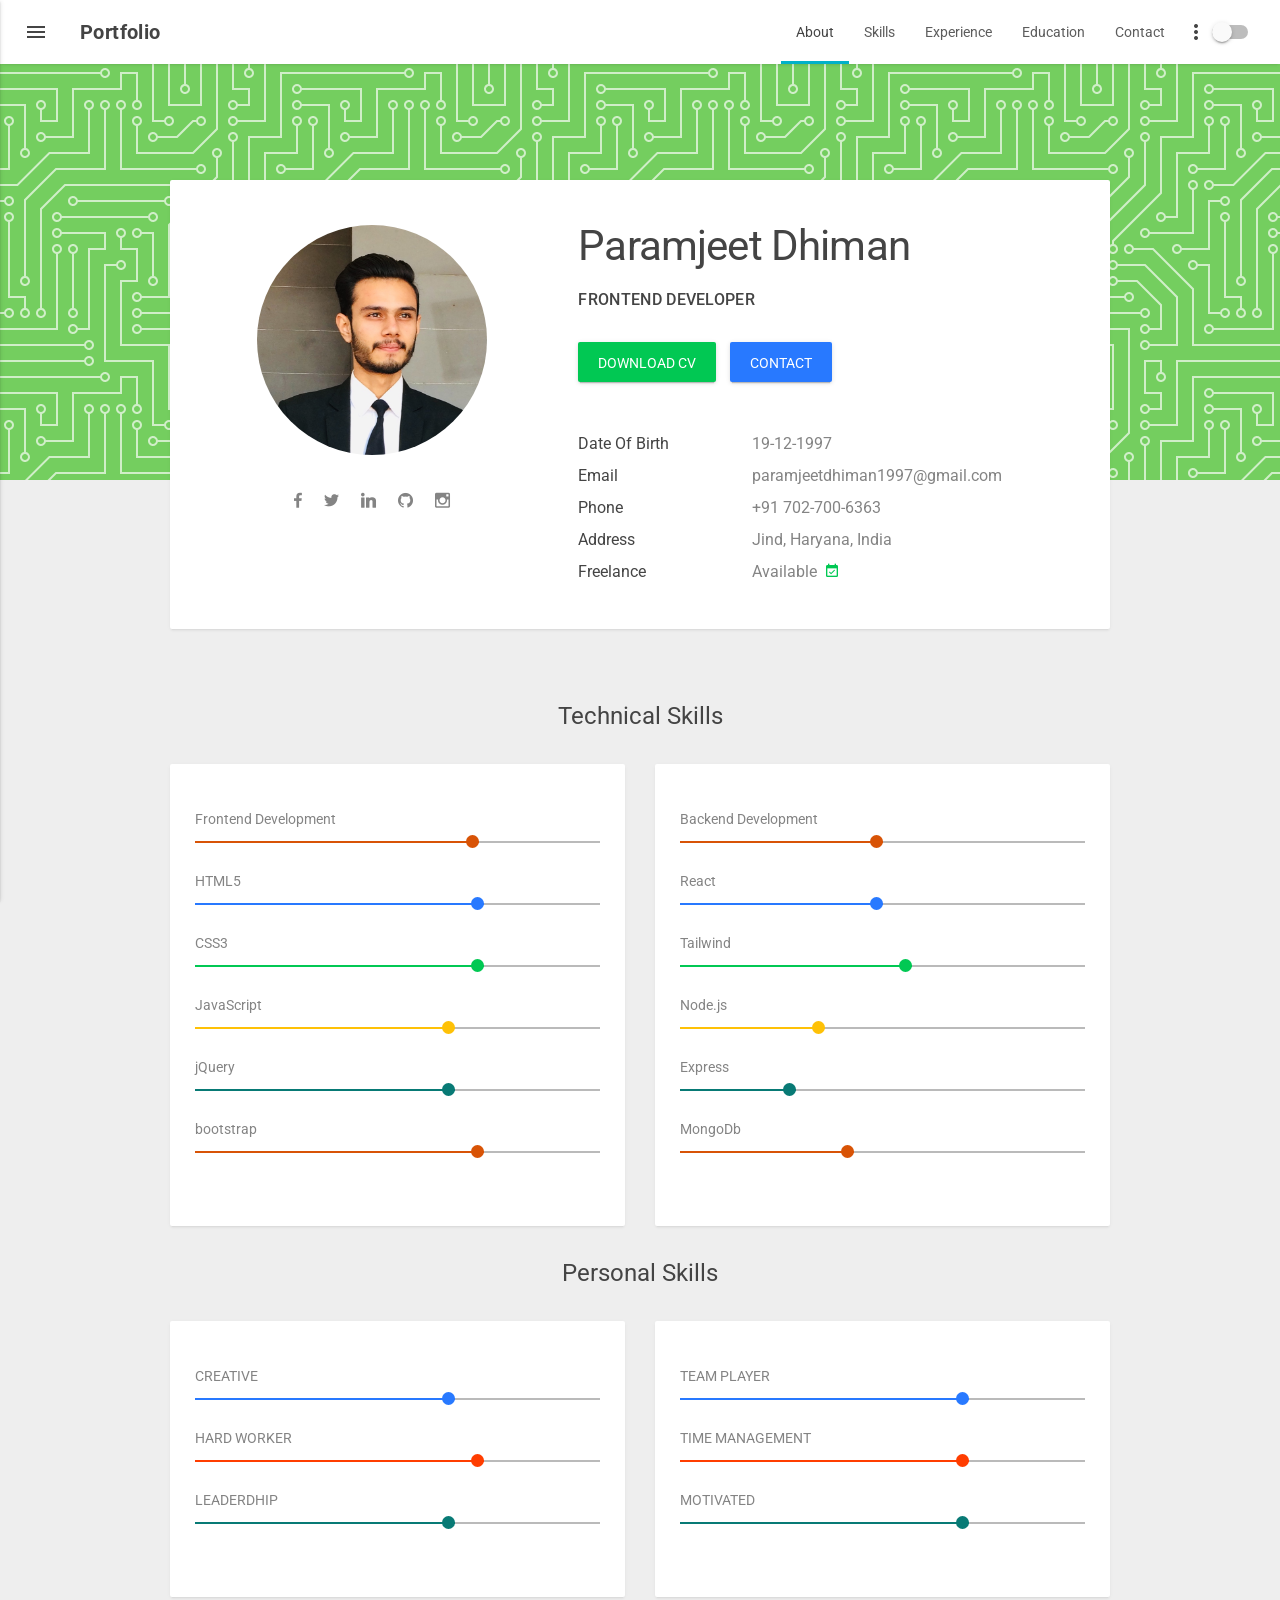
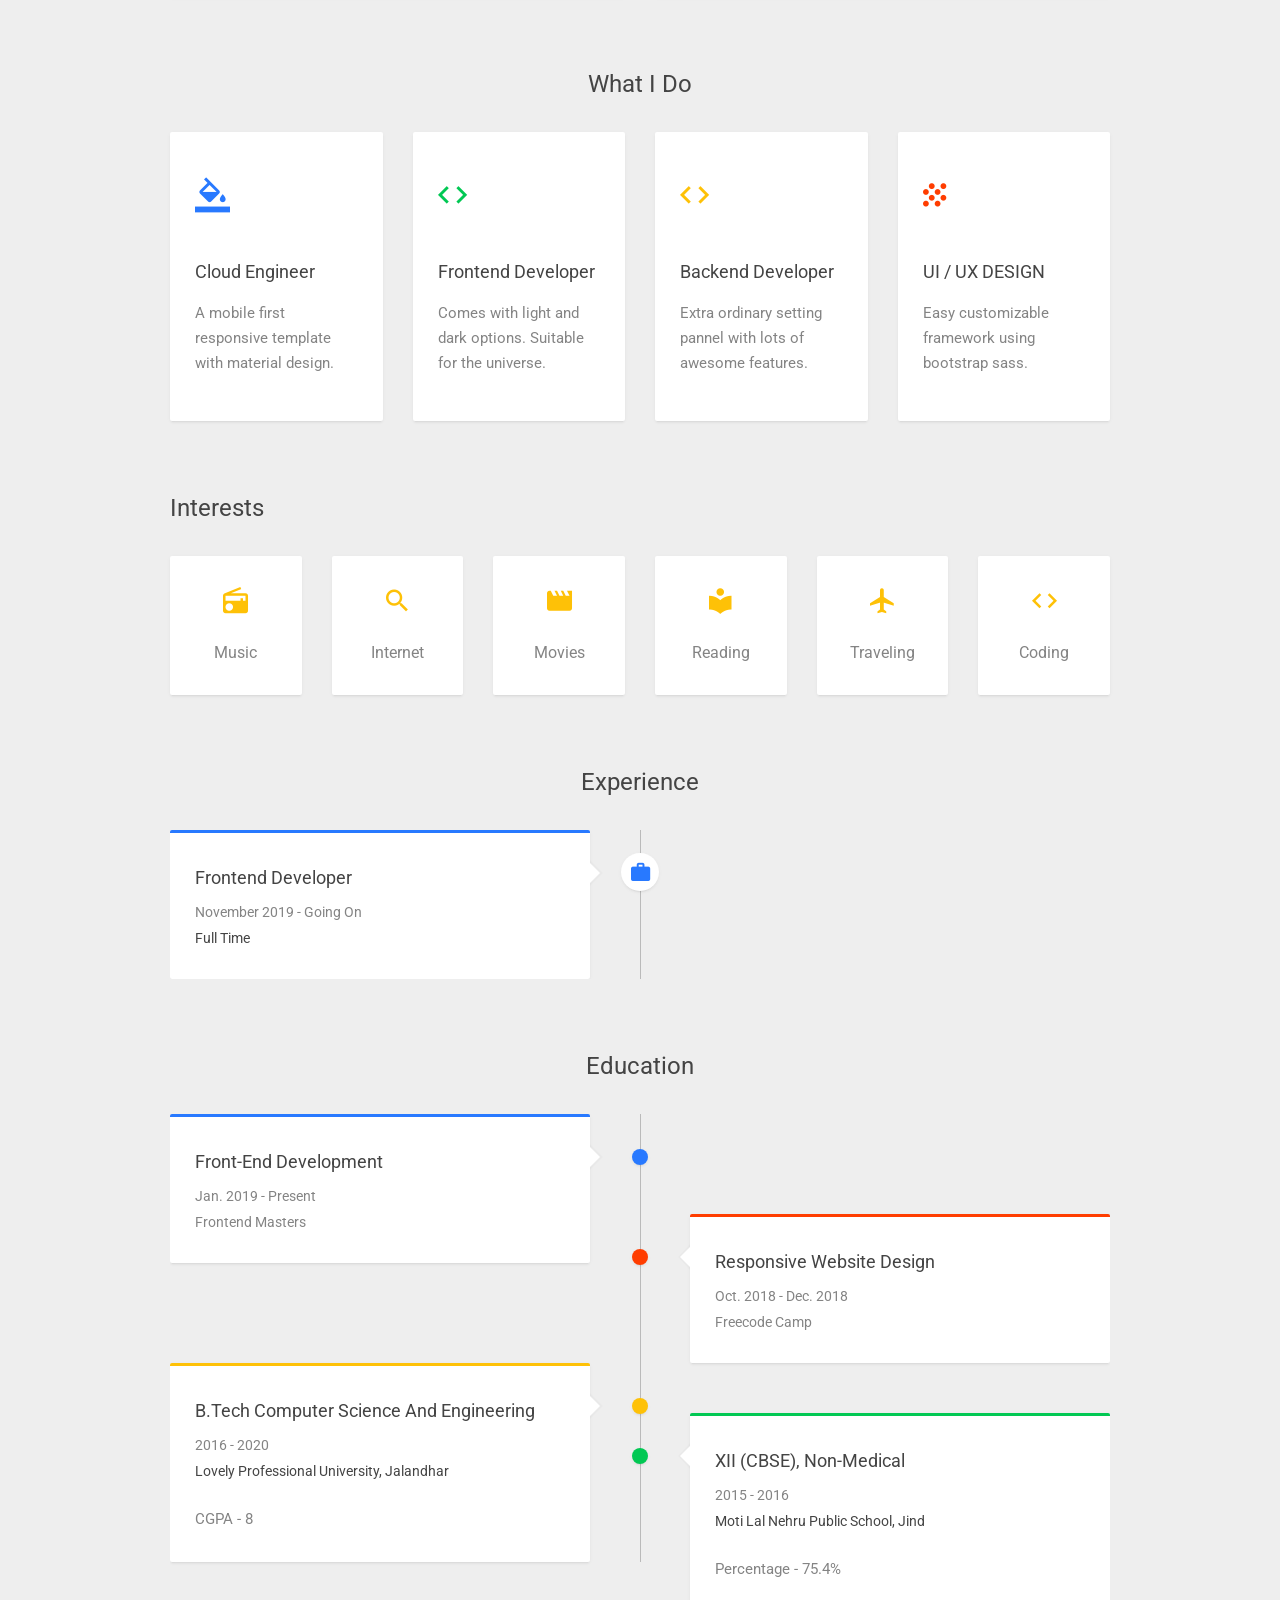
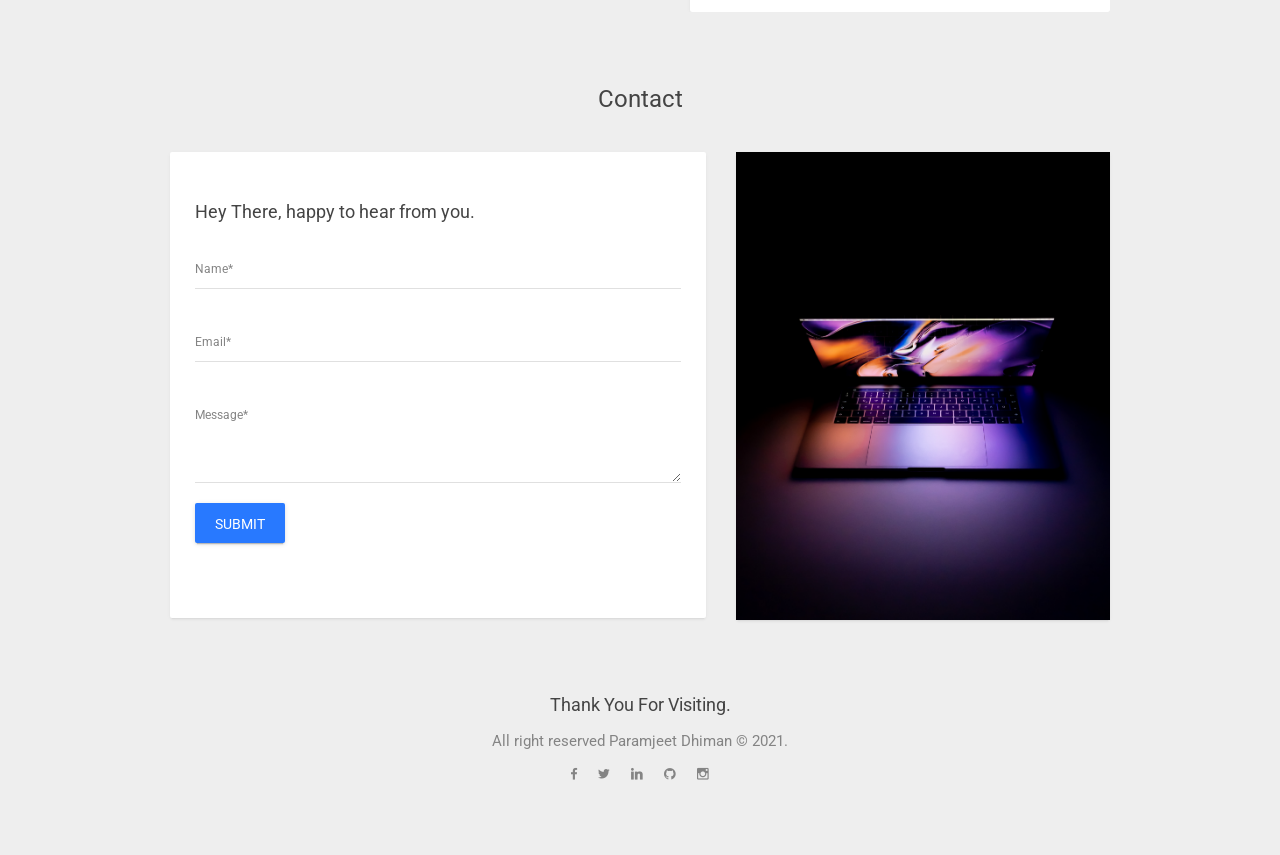
<file: index.html>
<!DOCTYPE html>
<html>
  <head>
    <meta charset="UTF-8" />
    <meta
      name="viewport"
      content="width=device-width, initial-scale=1.0, maximum-scale=1.0, user-scalable=no"
    />
    <title>Portfolio | Paramjeet Dhiman</title>
    <link rel="shortcut icon" href="favicon.ico" />
    <link rel="icon" href="favicon.ico" type="image/x-icon" />
    <!--CSS-->
    <link rel="stylesheet" type="text/css" href="css/style.css" />
  </head>

  <body id="body" data-ng-app="contactApp">
    <!--Preloader-->
    <div class="preloader-it">
      <div
        class="mdl-spinner mdl-js-spinner is-active is-upgraded"
        data-upgraded="MaterialSpinner"
      >
        <div class="mdl-spinner__layer mdl-spinner__layer-1">
          <div class="mdl-spinner__circle-clipper mdl-spinner__left">
            <div class="mdl-spinner__circle"></div>
          </div>
          <div class="mdl-spinner__gap-patch">
            <div class="mdl-spinner__circle"></div>
          </div>
        </div>
      </div>
    </div>
    <!--/Preloader-->

    <!--Main Wrapper-->
    <div class="main-wrapper">
      <!--Bg Image-->
      <div class="bg-struct bg-img"></div>

      <!--/Bg Image-->

      <div class="mdl-js-layout mdl-layout--fixed-header">
        <!--Top Header-->
        <header class="mdl-layout__header full-width-header">
          <div class="mdl-layout__header-row mdl-scroll-spy-1">
            <!-- Title -->
            <a href="index.html"
              ><span class="mdl-layout-title">Portfolio</span></a
            >
            <div class="mdl-layout-spacer"></div>
            <ul class="nav mdl-navigation mdl-layout--large-screen-only">
              <li>
                <a class="mdl-navigation__link" data-scroll href="#body"
                  >about</a
                >
              </li>
              <li>
                <a class="mdl-navigation__link" data-scroll href="#skills_sec"
                  >skills</a
                >
              </li>
              <li>
                <a
                  class="mdl-navigation__link"
                  data-scroll
                  href="#experience_sec"
                  >experience</a
                >
              </li>
              <li>
                <a
                  class="mdl-navigation__link"
                  data-scroll
                  href="#education_sec"
                  >education</a
                >
              </li>
              <li>
                <a class="mdl-navigation__link" data-scroll href="#contact_sec"
                  >contact</a
                >
              </li>
            </ul>
            <!-- Right aligned menu below button -->
            <button
              id="demo-menu-lower-right"
              class="mdl-button mdl-js-button mdl-button--icon ver-more-btn"
            >
              <i class="material-icons">more_vert</i>
            </button>

            <span class="ml-4">
              <label
                class="mdl-switch mdl-js-switch mdl-js-ripple-effect pr-3"
                data-mdl-for="switch-2"
              >
                <input
                  type="checkbox"
                  id="switch-2"
                  class="mdl-switch__input"
                />
                <span class="mdl-switch__label"></span>
              </label>
            </span>

            <ul
              class="
                mdl-menu mdl-menu--bottom-right
                mdl-js-menu mdl-js-ripple-effect
              "
              data-mdl-for="demo-menu-lower-right"
            >
              <li class="mdl-menu__item">
                <a
                  href="https://drive.google.com/file/d/1LJqX5tDAwXZnlRNilIKql445k9qAo5k1/view?usp=sharing"
                  target="_blank"
                  ><i class="zmdi zmdi-download font-red pr-10"></i>Download
                  CV</a
                >
              </li>
              <li class="mdl-menu__item">
                <a href="#contact_sec"
                  ><i class="zmdi zmdi-email-open font-green pr-10"></i>Contact
                  Me</a
                >
              </li>
              <li class="mdl-menu__item">
                <a href="callto:+917027006363"
                  ><i class="zmdi zmdi-phone font-blue pr-10"></i>+91 702 700
                  6363</a
                >
              </li>
            </ul>
          </div>
        </header>
        <!--/Top Header-->

        <!--Left Sidebar-->
        <div class="mdl-layout__drawer">
          <div class="nicescroll-bar">
            <div class="drawer-profile-wrap">
              <div class="candidate-img-drawer mt-25 mb-20"></div>
              <span class="candidate-name block mb-10 text-center"
                >Paramjeet Dhiman</span
              >
              <ul class="social-icons mb-30">
                <li>
                  <a
                    class="facebook-link"
                    target="_blank"
                    href="https://facebook.com/paramjeetdhiman1997"
                  >
                    <i id="tt11" class="zmdi zmdi-facebook"></i>
                    <div class="mdl-tooltip" data-mdl-for="tt11">facebook</div>
                  </a>
                </li>
                <li>
                  <a
                    class="twitter-link"
                    target="_blank"
                    href="https://twitter.com/paramdhiman_"
                  >
                    <i id="tt12" class="zmdi zmdi-twitter"></i>
                    <div class="mdl-tooltip" data-mdl-for="tt12">twitter</div>
                  </a>
                </li>
                <li>
                  <a
                    class="linkedin-link"
                    target="_blank"
                    href="https://linkedin.com/in/paramjeetdhiman"
                  >
                    <i id="tt13" class="zmdi zmdi-linkedin"></i>
                    <div class="mdl-tooltip" data-mdl-for="tt13">linkedin</div>
                  </a>
                </li>
                <li>
                  <a
                    class="dribbble-link"
                    target="_blank"
                    href="https://github.com/paramjeetdhiman"
                  >
                    <i id="tt14" class="zmdi zmdi-github"></i>
                    <div class="mdl-tooltip" data-mdl-for="tt14">github</div>
                  </a>
                </li>
                <li>
                  <a
                    class="instagram-link"
                    target="_blank"
                    href="https://www.instagram.com/paramjeetdhiman_/"
                  >
                    <i id="tt15" class="zmdi zmdi-instagram"></i>
                    <div class="mdl-tooltip" data-mdl-for="tt15">instagram</div>
                  </a>
                </li>
              </ul>
            </div>
            <div class="mdl-scroll-spy-2">
              <ul class="mdl-navigation">
                <li>
                  <a
                    class="mdl-navigation__link border-top-sep"
                    data-scroll
                    href="#body"
                  >
                    <i class="zmdi zmdi-border-color pr-15"></i>
                    <span class="font-capitalize">about</span>
                  </a>
                </li>
                <li>
                  <a
                    class="mdl-navigation__link border-top-sep"
                    data-scroll
                    href="#skills_sec"
                  >
                    <i class="zmdi zmdi-cutlery pr-15"></i>
                    <span class="font-capitalize">skills</span>
                  </a>
                </li>

                <li>
                  <a
                    class="mdl-navigation__link border-top-sep"
                    data-scroll
                    href="#experience_sec"
                  >
                    <i class="zmdi zmdi-shield-check pr-15"></i>
                    <span class="font-capitalize">experience</span>
                  </a>
                </li>
                <li>
                  <a
                    class="mdl-navigation__link border-top-sep"
                    data-scroll
                    href="#education_sec"
                  >
                    <i class="zmdi zmdi-library pr-15"></i>
                    <span class="font-capitalize">education</span>
                  </a>
                </li>

                <li>
                  <a
                    class="
                      mdl-navigation__link
                      border-top-sep border-bottom-sep
                    "
                    data-scroll
                    href="#contact_sec"
                  >
                    <i class="zmdi zmdi-email pr-15"></i>
                    <span class="font-capitalize">contact</span>
                  </a>
                </li>
              </ul>
            </div>
            <div class="drawer-footer mt-50 mb-30 text-center">
              <p class="font-12 mt-10">
                All right reserved Paramjeet Dhiman &copy; 2021.
              </p>
            </div>
          </div>
        </div>
        <!--/Left Sidebar-->

        <!--Main Content-->
        <div class="main-content relative">
          <div class="container">
            <!--About Sec-->
            <section class="about-sec mt-180 mt-sm-120 mb-30">
              <div class="row">
                <div class="col-lg-12">
                  <div class="mdl-card mdl-shadow--2dp">
                    <div class="row">
                      <div class="col-md-5 col-xs-12 mb-30">
                        <div class="candidate-img mb-35"></div>
                        <ul class="social-icons">
                          <li>
                            <a
                              class="facebook-link"
                              target="_blank"
                              href="https://facebook.com/paramjeetdhiman1997"
                            >
                              <i id="tt1" class="zmdi zmdi-facebook"></i>
                              <div class="mdl-tooltip" data-mdl-for="tt1">
                                facebook
                              </div>
                            </a>
                          </li>
                          <li>
                            <a
                              class="twitter-link"
                              target="_blank"
                              href="https://twitter.com/paramdhiman_"
                            >
                              <i id="tt2" class="zmdi zmdi-twitter"></i>
                              <div class="mdl-tooltip" data-mdl-for="tt2">
                                twitter
                              </div>
                            </a>
                          </li>
                          <li>
                            <a
                              class="linkedin-link"
                              target="_blank"
                              href="https://linkedin.com/in/paramjeetdhiman"
                            >
                              <i id="tt3" class="zmdi zmdi-linkedin"></i>
                              <div class="mdl-tooltip" data-mdl-for="tt3">
                                linkedin
                              </div>
                            </a>
                          </li>
                          <li>
                            <a
                              class="dribbble-link"
                              target="_blank"
                              href="https://github.com/paramjeetdhiman"
                            >
                              <i id="tt4" class="zmdi zmdi-github"></i>
                              <div class="mdl-tooltip" data-mdl-for="tt4">
                                github
                              </div>
                            </a>
                          </li>
                          <li>
                            <a
                              class="instagram-link"
                              target="_blank"
                              href="https://www.instagram.com/paramjeetdhiman_/"
                            >
                              <i id="tt5" class="zmdi zmdi-instagram"></i>
                              <div class="mdl-tooltip" data-mdl-for="tt5">
                                instagram
                              </div>
                            </a>
                          </li>
                        </ul>
                      </div>
                      <div class="col-md-7 col-xs-12">
                        <div class="info-wrap">
                          <h1>Paramjeet Dhiman</h1>
                          <h5 class="mt-20 font-black">Frontend Developer</h5>
                          <div class="mt-30">
                            <a
                              id="download_cv"
                              class="
                                mdl-button mdl-js-button
                                mdl-button--raised
                                mdl-js-ripple-effect
                                bg-green
                                font-white
                                mr-10
                              "
                              href="https://drive.google.com/file/d/1LJqX5tDAwXZnlRNilIKql445k9qAo5k1/view?usp=sharing"
                              target="_blank"
                              >download cv</a
                            >
                            <a
                              class="
                                mdl-button mdl-js-button
                                mdl-button--raised
                                mdl-js-ripple-effect
                                bg-blue
                                font-white
                              "
                              href="#contact_sec"
                              data-scroll
                              >contact</a
                            >
                          </div>
                        </div>
                        <ul class="profile-wrap mt-50">
                          <li>
                            <div class="profile-title">date of birth</div>
                            <div class="profile-desc">19-12-1997</div>
                          </li>

                          <li>
                            <div class="profile-title">email</div>
                            <div class="profile-desc">
                              paramjeetdhiman1997@gmail.com
                            </div>
                          </li>

                          <li>
                            <div class="profile-title">phone</div>
                            <div class="profile-desc">+91 702-700-6363</div>
                          </li>
                          <li>
                            <div class="profile-title">address</div>
                            <div class="profile-desc">Jind, Haryana, India</div>
                          </li>
                          <li>
                            <div class="profile-title">freelance</div>
                            <div class="profile-desc relative">
                              Available
                              <i
                                id="datepickopn"
                                class="zmdi zmdi-calendar-check font-green pl-5"
                              ></i>
                              <div id="datepicker1" class="datepicker"></div>
                            </div>
                          </li>
                        </ul>
                      </div>
                    </div>
                  </div>
                </div>
              </div>
            </section>
            <!--/About Sec-->

            <!--Skills Sec-->
            <section id="skills_sec" class="skills-sec sec-pad-top-sm">
              <div class="row">
                <h2 class="mb-30 text-center">Technical Skills</h2>
                <div class="col-sm-6 mb-30">
                  <!--<h2 class="mb-30 text-center">technical skills</h2>-->
                  <div class="mdl-card mdl-shadow--2dp">
                    <div class="mb-30">
                      <span class="progress-cat">Frontend Development</span>
                      <div class="progress-bar-graph">
                        <div class="progress-bar-wrap">
                          <div class="bar-wrap orange-bar">
                            <span data-width="70"></span>
                          </div>
                        </div>
                      </div>
                    </div>
                    <div class="mb-30">
                      <span class="progress-cat">HTML5</span>
                      <div class="progress-bar-graph">
                        <div class="progress-bar-wrap">
                          <div class="bar-wrap blue-bar">
                            <span data-width="100"></span>
                          </div>
                        </div>
                      </div>
                    </div>
                    <div class="mb-30">
                      <span class="progress-cat">CSS3</span>
                      <div class="progress-bar-graph">
                        <div class="progress-bar-wrap">
                          <div class="bar-wrap green-bar">
                            <span data-width="100"></span>
                          </div>
                        </div>
                      </div>
                    </div>
                    <div class="mb-30">
                      <span class="progress-cat">JavaScript</span>
                      <div class="progress-bar-graph">
                        <div class="progress-bar-wrap">
                          <div class="bar-wrap yellow-bar">
                            <span data-width="90"></span>
                          </div>
                        </div>
                      </div>
                    </div>
                    <div class="mb-30">
                      <span class="progress-cat">jQuery</span>
                      <div class="progress-bar-graph">
                        <div class="progress-bar-wrap">
                          <div class="bar-wrap sky-bar">
                            <span data-width="90"></span>
                          </div>
                        </div>
                      </div>
                    </div>
                    <div class="mb-30">
                      <span class="progress-cat">bootstrap</span>
                      <div class="progress-bar-graph">
                        <div class="progress-bar-wrap">
                          <div class="bar-wrap orange-bar">
                            <span data-width="100"></span>
                          </div>
                        </div>
                      </div>
                    </div>
                  </div>
                </div>
                <div class="col-sm-6 mb-30">
                  <!--<h2 class="mb-30">soft skills</h2>-->
                  <div class="mdl-card mdl-shadow--2dp">
                    <div class="mb-30">
                      <span class="progress-cat">Backend Development</span>
                      <div class="progress-bar-graph">
                        <div class="progress-bar-wrap">
                          <div class="bar-wrap orange-bar">
                            <span data-width="50"></span>
                          </div>
                        </div>
                      </div>
                    </div>
                    <div class="mb-30">
                      <span class="progress-cat">React</span>
                      <div class="progress-bar-graph">
                        <div class="progress-bar-wrap">
                          <div class="bar-wrap blue-bar">
                            <span data-width="70"></span>
                          </div>
                        </div>
                      </div>
                    </div>
                    <div class="mb-30">
                      <span class="progress-cat">Tailwind</span>
                      <div class="progress-bar-graph">
                        <div class="progress-bar-wrap">
                          <div class="bar-wrap green-bar">
                            <span data-width="80"></span>
                          </div>
                        </div>
                      </div>
                    </div>
                    <div class="mb-30">
                      <span class="progress-cat">Node.js</span>
                      <div class="progress-bar-graph">
                        <div class="progress-bar-wrap">
                          <div class="bar-wrap yellow-bar">
                            <span data-width="50"></span>
                          </div>
                        </div>
                      </div>
                    </div>
                    <div class="mb-30">
                      <span class="progress-cat">Express</span>
                      <div class="progress-bar-graph">
                        <div class="progress-bar-wrap">
                          <div class="bar-wrap sky-bar">
                            <span data-width="40"></span>
                          </div>
                        </div>
                      </div>
                    </div>
                    <div class="mb-30">
                      <span class="progress-cat">MongoDb</span>
                      <div class="progress-bar-graph">
                        <div class="progress-bar-wrap">
                          <div class="bar-wrap orange-bar">
                            <span data-width="60"></span>
                          </div>
                        </div>
                      </div>
                    </div>
                  </div>
                </div>
              </div>
              <div class="row">
                <h2 class="mb-30 text-center">Personal Skills</h2>
                <div class="col-sm-6 mb-30">
                  <!--<h2 class="mb-30 text-center">technical skills</h2>-->
                  <div class="mdl-card mdl-shadow--2dp">
                    <div class="mb-30">
                      <span class="progress-cat">CREATIVE</span>
                      <div class="progress-bar-graph">
                        <div class="progress-bar-wrap">
                          <div class="bar-wrap blue-bar">
                            <span data-width="90"></span>
                          </div>
                        </div>
                      </div>
                    </div>
                    <div class="mb-30">
                      <span class="progress-cat">HARD WORKER</span>
                      <div class="progress-bar-graph">
                        <div class="progress-bar-wrap">
                          <div class="bar-wrap red-bar">
                            <span data-width="100"></span>
                          </div>
                        </div>
                      </div>
                    </div>
                    <div class="mb-30">
                      <span class="progress-cat">LEADERDHIP</span>
                      <div class="progress-bar-graph">
                        <div class="progress-bar-wrap">
                          <div class="bar-wrap sky-bar">
                            <span data-width="90"></span>
                          </div>
                        </div>
                      </div>
                    </div>
                  </div>
                </div>

                <div class="col-sm-6 mb-30">
                  <!--<h2 class="mb-30">soft skills</h2>-->
                  <div class="mdl-card mdl-shadow--2dp">
                    <div class="mb-30">
                      <span class="progress-cat">TEAM PLAYER</span>
                      <div class="progress-bar-graph">
                        <div class="progress-bar-wrap">
                          <div class="bar-wrap blue-bar">
                            <span data-width="100"></span>
                          </div>
                        </div>
                      </div>
                    </div>
                    <div class="mb-30">
                      <span class="progress-cat"> TIME MANAGEMENT</span>
                      <div class="progress-bar-graph">
                        <div class="progress-bar-wrap">
                          <div class="bar-wrap red-bar">
                            <span data-width="100"></span>
                          </div>
                        </div>
                      </div>
                    </div>
                    <div class="mb-30">
                      <span class="progress-cat">MOTIVATED</span>
                      <div class="progress-bar-graph">
                        <div class="progress-bar-wrap">
                          <div class="bar-wrap sky-bar">
                            <span data-width="100"></span>
                          </div>
                        </div>
                      </div>
                    </div>
                  </div>
                </div>
              </div>
            </section>
            <!--/Skills Sec-->

            <!--Profile Sec-->
            <section id="profile_sec" class="profile-sec sec-pad-top-sm">
              <h2 class="mb-30 text-center">what i do</h2>
              <div class="row">
                <div class="col-md-3 col-sm-6 col-xs-12 mb-30">
                  <div class="mdl-card mdl-shadow--2dp">
                    <i
                      class="zmdi zmdi-format-color-fill font-blue profile-icon"
                    ></i>
                    <h4 class="mb-15">Cloud Engineer</h4>
                    <p>
                      A mobile first responsive template with material design.
                    </p>
                  </div>
                </div>
                <div class="col-md-3 col-sm-6 col-xs-12 mb-30">
                  <div class="mdl-card mdl-shadow--2dp">
                    <i class="zmdi zmdi-code font-green profile-icon"></i>
                    <h4 class="mb-15">Frontend Developer</h4>
                    <p>
                      Comes with light and dark options. Suitable for the
                      universe.
                    </p>
                  </div>
                </div>
                <div class="col-md-3 col-sm-6 col-xs-12 mb-30">
                  <div class="mdl-card mdl-shadow--2dp">
                    <i class="zmdi zmdi-code font-yellow profile-icon"></i>
                    <h4 class="mb-15">Backend Developer</h4>
                    <p>
                      Extra ordinary setting pannel with lots of awesome
                      features.
                    </p>
                  </div>
                </div>
                <div class="col-md-3 col-sm-6 col-xs-12 mb-30">
                  <div class="mdl-card mdl-shadow--2dp">
                    <i class="zmdi zmdi-grain font-red profile-icon"></i>
                    <h4 class="mb-15">UI / UX DESIGN</h4>
                    <p>Easy customizable framework using bootstrap sass.</p>
                  </div>
                </div>
              </div>
            </section>
            <!--/Profile Sec-->

            <!--Interest Sec-->
            <section id="interest_sec" class="interest-sec sec-pad-top-sm">
              <h2 class="mb-30">interests</h2>
              <div class="row">
                <div class="col-md-2 col-sm-4 col-xs-6 mb-30">
                  <div
                    class="
                      mdl-card
                      mdl-shadow--2dp
                      text-center
                      pa-20
                      pt-30
                      pb-30
                    "
                  >
                    <i class="zmdi zmdi-radio"></i>
                    <span>music</span>
                  </div>
                </div>
                <div class="col-md-2 col-sm-4 col-xs-6 mb-30">
                  <div
                    class="
                      mdl-card
                      mdl-shadow--2dp
                      text-center
                      pa-20
                      pt-30
                      pb-30
                    "
                  >
                    <i class="zmdi zmdi-search"></i>
                    <span>internet</span>
                  </div>
                </div>
                <div class="col-md-2 col-sm-4 col-xs-6 mb-30">
                  <div
                    class="
                      mdl-card
                      mdl-shadow--2dp
                      text-center
                      pa-20
                      pt-30
                      pb-30
                    "
                  >
                    <i class="zmdi zmdi-movie"></i>
                    <span>movies</span>
                  </div>
                </div>
                <div class="col-md-2 col-sm-4 col-xs-6 mb-30">
                  <div
                    class="
                      mdl-card
                      mdl-shadow--2dp
                      text-center
                      pa-20
                      pt-30
                      pb-30
                    "
                  >
                    <i class="zmdi zmdi-library"></i>
                    <span>reading</span>
                  </div>
                </div>
                <div class="col-md-2 col-sm-4 col-xs-6 mb-30">
                  <div
                    class="
                      mdl-card
                      mdl-shadow--2dp
                      text-center
                      pa-20
                      pt-30
                      pb-30
                    "
                  >
                    <i class="zmdi zmdi-airplane"></i>
                    <span>traveling</span>
                  </div>
                </div>
                <div class="col-md-2 col-sm-4 col-xs-6 mb-30">
                  <div
                    class="
                      mdl-card
                      mdl-shadow--2dp
                      text-center
                      pa-20
                      pt-30
                      pb-30
                    "
                  >
                    <i class="zmdi zmdi-code"></i>
                    <span>Coding</span>
                  </div>
                </div>
              </div>
            </section>
            <!--/Interest Sec-->

            <!--Experience Sec-->
            <section id="experience_sec" class="experience-sec sec-pad-top-sm">
              <h2 class="mb-30 text-center">experience</h2>
              <div class="timeline-wrap overflow-hide mb-30">
                <ul class="timeline">
                  <li>
                    <div class="timeline-badge">
                      <i class="zmdi zmdi-case font-blue"></i>
                    </div>
                    <div
                      class="
                        timeline-panel
                        mdl-card
                        mdl-shadow--2dp
                        pt-30
                        pb-30
                        border-top-blue
                      "
                    >
                      <div class="timeline-heading">
                        <h4 class="mb-10">Frontend Developer</h4>
                        <span class="duration mb-5"
                          >November 2019 - Going on</span
                        >
                        <span class="institution">Full Time </span>
                      </div>
                      <div class="timeline-body"></div>
                    </div>
                  </li>
                  <!-- 
								<li class="timeline-inverted">
									<div class="timeline-badge">
										<i class="zmdi zmdi-format-color-text font-green"></i>
									</div>
									<div class="timeline-panel mdl-card mdl-shadow--2dp  pt-30 pb-30 border-top-green">
										<div class="timeline-heading">
											<h4 class="mb-10">Art Director</h4>
											<span class="duration mb-5">Jul 2013 — Mar 2014</span>
											<span class="institution">hencework</span>
										</div>
										<div class="timeline-body">
											<p class="mt-25">Invitamus me testatur sed quod non dum animae tuae lacrimis
												ut libertatem deum rogus aegritudinis causet. Dicens hoc contra
												serpentibus isto.</p>
										</div>
									</div>
								</li>

								<li>
									<div class="timeline-badge">
										<i class="zmdi zmdi-city-alt font-yellow"></i>
									</div>
									<div class="timeline-panel mdl-card mdl-shadow--2dp pt-30 pb-30 border-top-yellow">
										<div class="timeline-heading">
											<h4 class="mb-10">Graphic Designer</h4>
											<span class="duration mb-5">Jan 2013 – Jul 2013</span>
											<span class="institution">Sagmeester</span>
										</div>
										<div class="timeline-body">
											<p class="mt-25">Invitamus me testatur sed quod non dum animae tuae lacrimis
												ut libertatem deum rogus aegritudinis causet. Dicens hoc contra
												serpentibus isto.</p>
										</div>
									</div>
								</li> -->
                  <li class="clearfix no-float"></li>
                </ul>
              </div>
            </section>
            <!--/Experience Sec-->

            <!--Education Sec-->
            <section id="education_sec" class="education-sec sec-pad-top-sm">
              <h2 class="mb-30 text-center">education</h2>
              <div class="timeline-wrap overflow-hide mb-30">
                <ul class="timeline">
                  <li>
                    <div class="timeline-badge bg-blue no-icon"></div>
                    <div
                      class="
                        timeline-panel
                        mdl-card
                        mdl-shadow--2dp
                        pt-30
                        pb-30
                        border-top-blue
                      "
                    >
                      <div class="timeline-heading">
                        <h4 class="mb-10">Front-End Development</h4>
                        <span class="duration mb-5">Jan. 2019 - Present</span>
                        <span class="institution"
                          ><a href="https://frontendmasters.com" target="_blank"
                            >Frontend Masters</a
                          ></span
                        >
                      </div>
                    </div>
                  </li>

                  <li class="timeline-inverted">
                    <div class="timeline-badge bg-red no-icon"></div>
                    <div
                      class="
                        timeline-panel
                        mdl-card
                        mdl-shadow--2dp
                        pt-30
                        pb-30
                        border-top-red
                      "
                    >
                      <div class="timeline-heading">
                        <h4 class="mb-10">Responsive Website Design</h4>
                        <span class="duration mb-5">Oct. 2018 - Dec. 2018</span>
                        <span class="institution"
                          ><a href="https://freecodecamp.org" target="_blank"
                            >Freecode camp</a
                          ></span
                        >
                      </div>
                    </div>
                  </li>

                  <li class="timeline-inverted">
                    <div class="timeline-badge bg-green no-icon"></div>
                    <div
                      class="
                        timeline-panel
                        mdl-card
                        mdl-shadow--2dp
                        pt-30
                        pb-30
                        border-top-green
                      "
                    >
                      <div class="timeline-heading">
                        <h4 class="mb-10">XII (CBSE), Non-Medical</h4>
                        <span class="duration mb-5">2015 - 2016</span>
                        <span class="institution"
                          >Moti Lal Nehru Public School, Jind</span
                        >
                      </div>
                      <div class="timeline-body">
                        <p class="mt-25">Percentage - 75.4%</p>
                      </div>
                    </div>
                  </li>

                  <li>
                    <div class="timeline-badge bg-yellow no-icon"></div>
                    <div
                      class="
                        timeline-panel
                        mdl-card
                        mdl-shadow--2dp
                        pt-30
                        pb-30
                        border-top-yellow
                      "
                    >
                      <div class="timeline-heading">
                        <h4 class="mb-10">
                          B.Tech Computer Science and Engineering
                        </h4>
                        <span class="duration mb-5">2016 - 2020</span>
                        <span class="institution"
                          >Lovely Professional University, Jalandhar</span
                        >
                      </div>
                      <div class="timeline-body">
                        <p class="mt-25">CGPA - 8</p>
                      </div>
                    </div>
                  </li>

                  <li class="clearfix no-float"></li>
                </ul>
              </div>
            </section>
            <!--/Education Sec-->

            <!--Contact Sec-->
            <section id="contact_sec" class="contact-sec sec-pad-top-sm">
              <h2 class="mb-35 text-center">contact</h2>
              <div class="row">
                <div id="form_card_height" class="col-sm-7 mb-30">
                  <div
                    class="mdl-card mdl-shadow--2dp"
                    data-ng-controller="ContactController"
                  >
                    <h4 class="mb-10 font-unsetcase">
                      Hey
                      <span data-ng-bind="formData.inputName||'There'"
                        >There</span
                      >, happy to hear from you.
                    </h4>
                    <form
                      data-ng-submit="submit(contactform, $event)"
                      name="contactform"
                      method="post"
                      class="form-horizontal mb-30"
                      role="form"
                    >
                      <div
                        class="form-group"
                        data-ng-class="{ 'has-error': contactform.inputName.$invalid && submitted }"
                      >
                        <div
                          class="
                            mdl-textfield mdl-js-textfield
                            mdl-textfield--floating-label
                          "
                        >
                          <input
                            autocomplete="off"
                            data-ng-model="formData.inputName"
                            class="mdl-textfield__input"
                            type="text"
                            id="inputName"
                            name="inputName"
                            required
                          />
                          <label class="mdl-textfield__label" for="inputName"
                            >name*</label
                          >
                        </div>
                      </div>
                      <div
                        class="form-group"
                        data-ng-class="{ 'has-error': contactform.inputEmail.$invalid && submitted }"
                      >
                        <div
                          class="
                            mdl-textfield mdl-js-textfield
                            mdl-textfield--floating-label
                          "
                        >
                          <input
                            autocomplete="off"
                            data-ng-model="formData.inputEmail"
                            class="mdl-textfield__input"
                            type="email"
                            id="inputEmail"
                            name="inputEmail"
                            required
                          />
                          <label class="mdl-textfield__label" for="inputEmail"
                            >email*</label
                          >
                        </div>
                      </div>
                      <div
                        class="form-group"
                        data-ng-class="{ 'has-error': contactform.inputMessage.$invalid && submitted }"
                      >
                        <div
                          class="
                            mdl-textfield mdl-js-textfield
                            mdl-textfield--floating-label
                          "
                        >
                          <textarea
                            data-ng-model="formData.inputMessage"
                            class="mdl-textfield__input"
                            rows="3"
                            id="inputMessage"
                            name="inputMessage"
                            required
                          ></textarea>
                          <label class="mdl-textfield__label" for="inputMessage"
                            >message*</label
                          >
                        </div>
                      </div>
                      <div class="form-group">
                        <div class="align-center">
                          <button
                            type="submit"
                            class="
                              mdl-button mdl-js-button
                              mdl-button--raised
                              mdl-js-ripple-effect
                              bg-blue
                              font-white
                            "
                            data-ng-disabled="submitButtonDisabled"
                          >
                            submit
                          </button>
                        </div>
                      </div>
                    </form>
                    <p class="block result" data-ng-class="result">
                      {{ resultMessage }}
                    </p>
                  </div>
                </div>
                <div class="col-sm-5 mb-30">
                  <div class="mdl-card mdl-shadow--2dp pa-0">
                    <img class="img-fluid img-responsive" src="img/cont.jpg" />
                  </div>
                </div>
              </div>
            </section>
            <!--/Contact Sec-->

            <!--Footer Sec-->
            <footer
              class="footer-sec sec-pad-top-sm sec-pad-bottom text-center"
            >
              <h4>thank you for visiting.</h4>
              <p class="mt-10">
                All right reserved Paramjeet Dhiman &copy; 2021.
              </p>
              <ul class="social-icons mt-10">
                <li>
                  <a
                    class="facebook-link"
                    target="_blank"
                    href="https://facebook.com/paramjeetdhiman1997"
                  >
                    <i id="tt6" class="zmdi zmdi-facebook"></i>
                    <div class="mdl-tooltip" data-mdl-for="tt6">facebook</div>
                  </a>
                </li>
                <li>
                  <a
                    class="twitter-link"
                    target="_blank"
                    href="https://twitter.com/paramdhiman_"
                  >
                    <i id="tt7" class="zmdi zmdi-twitter"></i>
                    <div class="mdl-tooltip" data-mdl-for="tt7">twitter</div>
                  </a>
                </li>
                <li>
                  <a
                    class="linkedin-link"
                    target="_blank"
                    href="https://linkedin.com/in/paramjeetdhiman"
                  >
                    <i id="tt8" class="zmdi zmdi-linkedin"></i>
                    <div class="mdl-tooltip" data-mdl-for="tt8">linkedin</div>
                  </a>
                </li>
                <li>
                  <a
                    class="dribbble-link"
                    target="_blank"
                    href="https://github.com/paramjeetdhiman"
                  >
                    <i id="tt9" class="zmdi zmdi-github"></i>
                    <div class="mdl-tooltip" data-mdl-for="tt9">github</div>
                  </a>
                </li>
                <li>
                  <a
                    class="instagram-link"
                    target="_blank"
                    href="https://www.instagram.com/paramjeetdhiman_/"
                  >
                    <i id="tt10" class="zmdi zmdi-instagram"></i>
                    <div class="mdl-tooltip" data-mdl-for="tt10">instagram</div>
                  </a>
                </li>
              </ul>
            </footer>
            <!--Footer Sec-->
          </div>
        </div>
        <!--/Main Content-->
      </div>
    </div>
    <!--/Main Wrapper-->

    <!-- Scripts -->
    <script src="js/jquery-1.12.4.min.js"></script>
    <script src="js/angular.min.js"></script>
    <script src="js/bootstrap.min.js"></script>
    <script src="js/jquery-ui.min.js"></script>
    <script src="js/material.min.js"></script>
    <script src="js/jQuery.appear.js"></script>
    <script src="js/app.js"></script>
    <script src="js/controllers.js"></script>
    <script src="js/smooth-scroll.js"></script>
    <script src="js/isotope.js"></script>
    <script src="js/lightgallery-all.js"></script>
    <script src="js/owl.carousel.min.js"></script>
    <script src="js/froogaloop2.min.js"></script>
    <script src="js/jquery.slimscroll.js"></script>
    <script src="js/init.js"></script>
  </body>
</html>
</file>
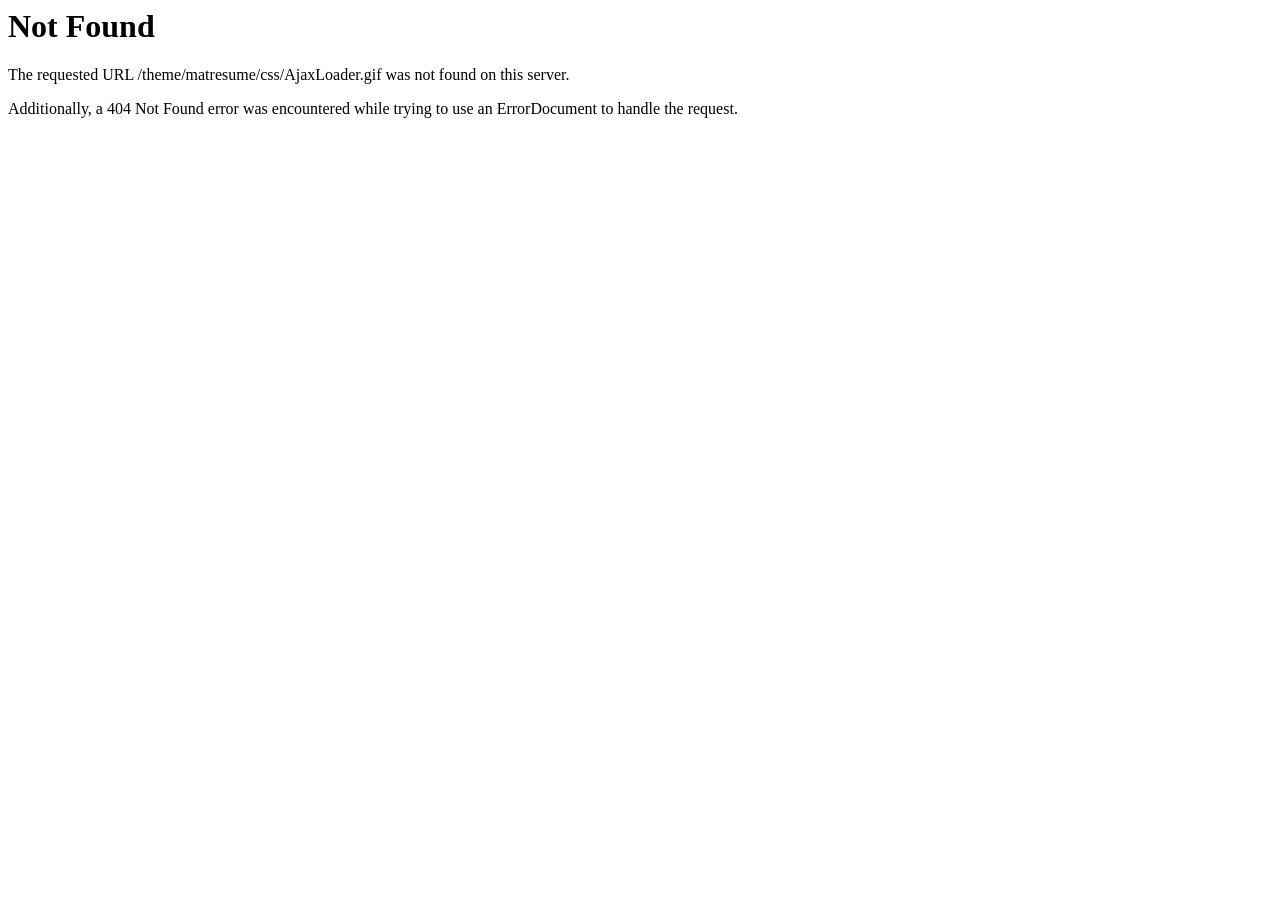
<file: css/AjaxLoader.html>
<!DOCTYPE HTML PUBLIC "-//IETF//DTD HTML 2.0//EN">
<html><head>
<title>404 Not Found</title>
</head><body>
<h1>Not Found</h1>
<p>The requested URL /theme/matresume/css/AjaxLoader.gif was not found on this server.</p>
<p>Additionally, a 404 Not Found
error was encountered while trying to use an ErrorDocument to handle the request.</p>
</body></html>
</file>
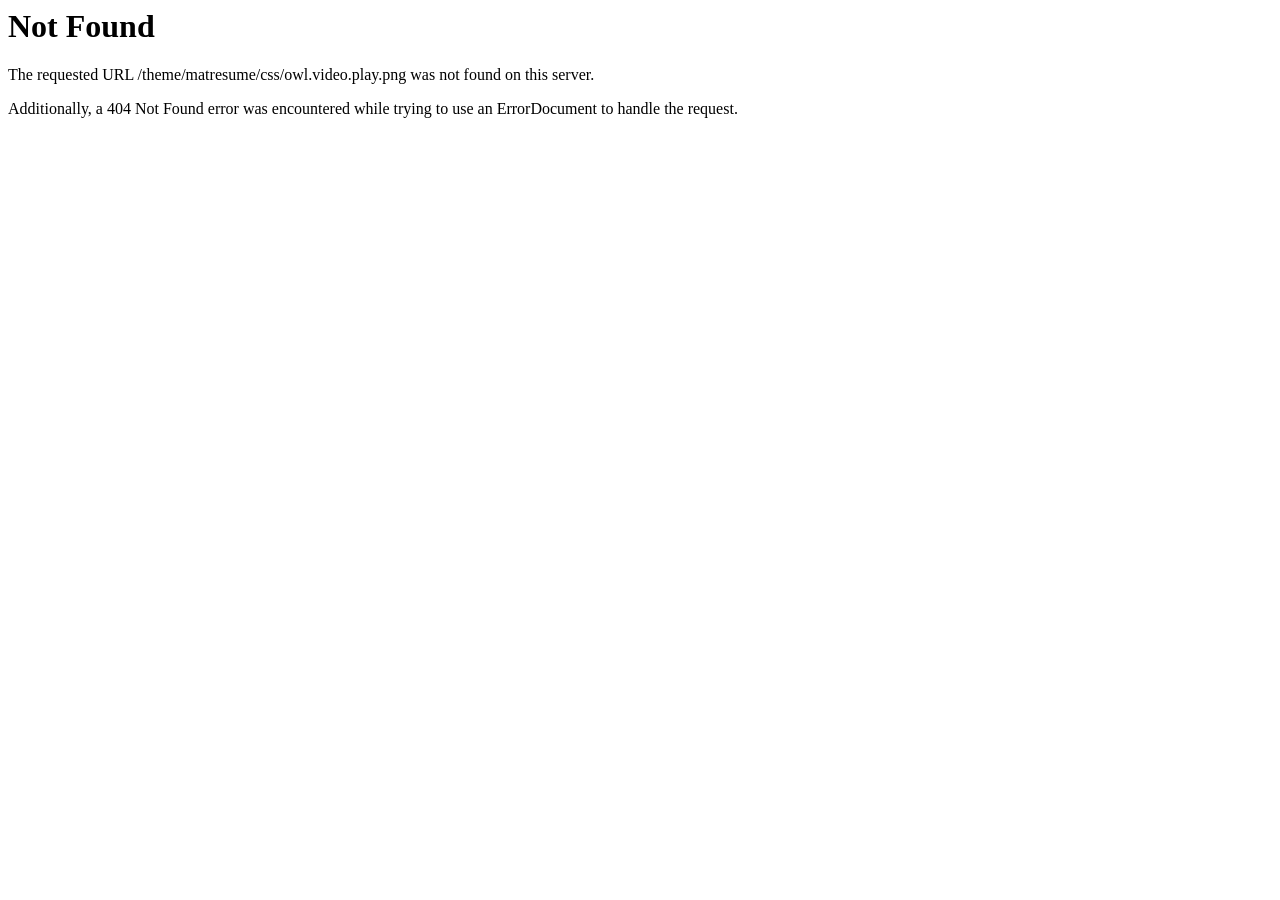
<file: css/owl.video.play.html>
<!DOCTYPE HTML PUBLIC "-//IETF//DTD HTML 2.0//EN">
<html><head>
<title>404 Not Found</title>
</head><body>
<h1>Not Found</h1>
<p>The requested URL /theme/matresume/css/owl.video.play.png was not found on this server.</p>
<p>Additionally, a 404 Not Found
error was encountered while trying to use an ErrorDocument to handle the request.</p>
</body></html>
</file>
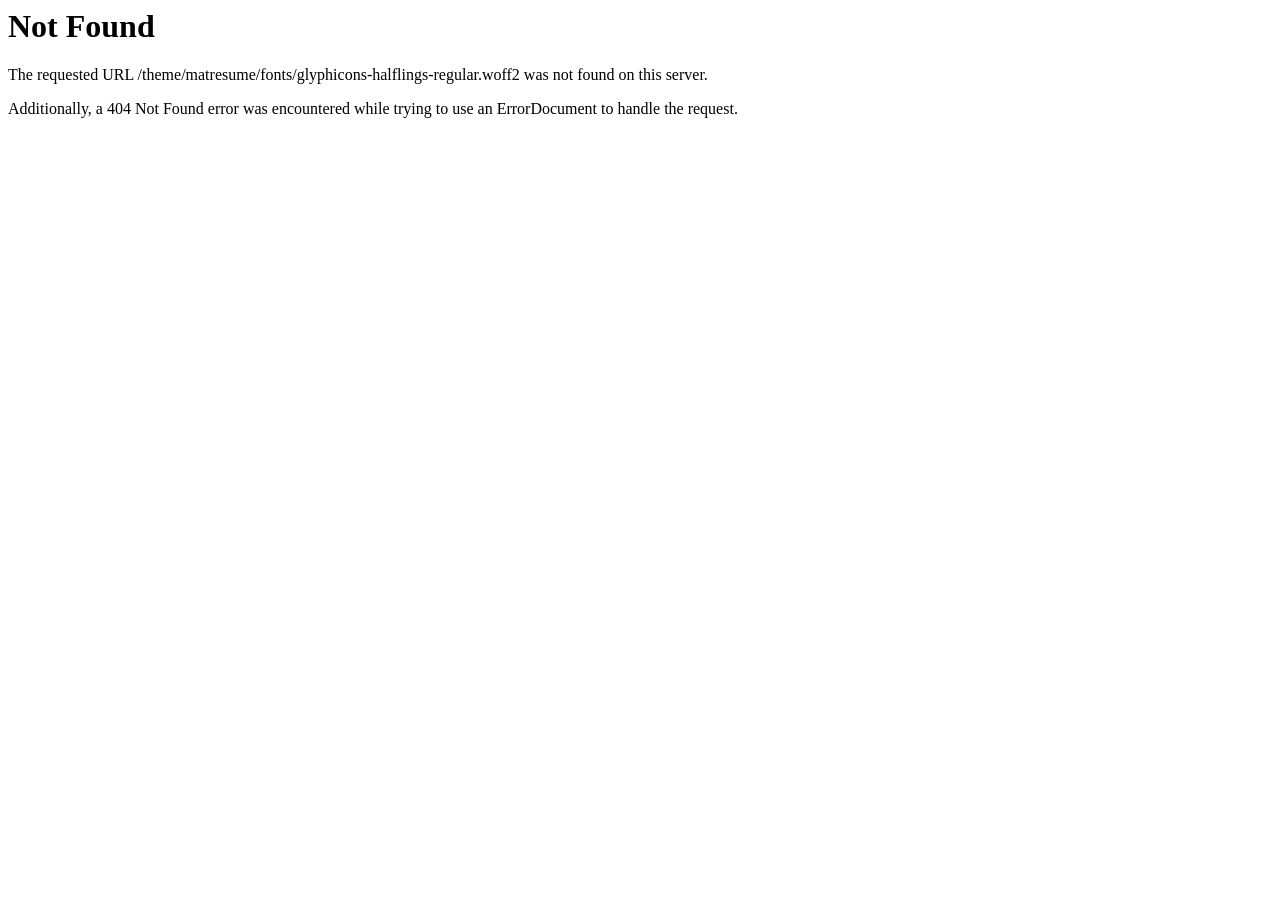
<file: fonts/glyphicons-halflings-regular-2.html>
<!DOCTYPE HTML PUBLIC "-//IETF//DTD HTML 2.0//EN">
<html><head>
<title>404 Not Found</title>
</head><body>
<h1>Not Found</h1>
<p>The requested URL /theme/matresume/fonts/glyphicons-halflings-regular.woff2 was not found on this server.</p>
<p>Additionally, a 404 Not Found
error was encountered while trying to use an ErrorDocument to handle the request.</p>
</body></html>
</file>
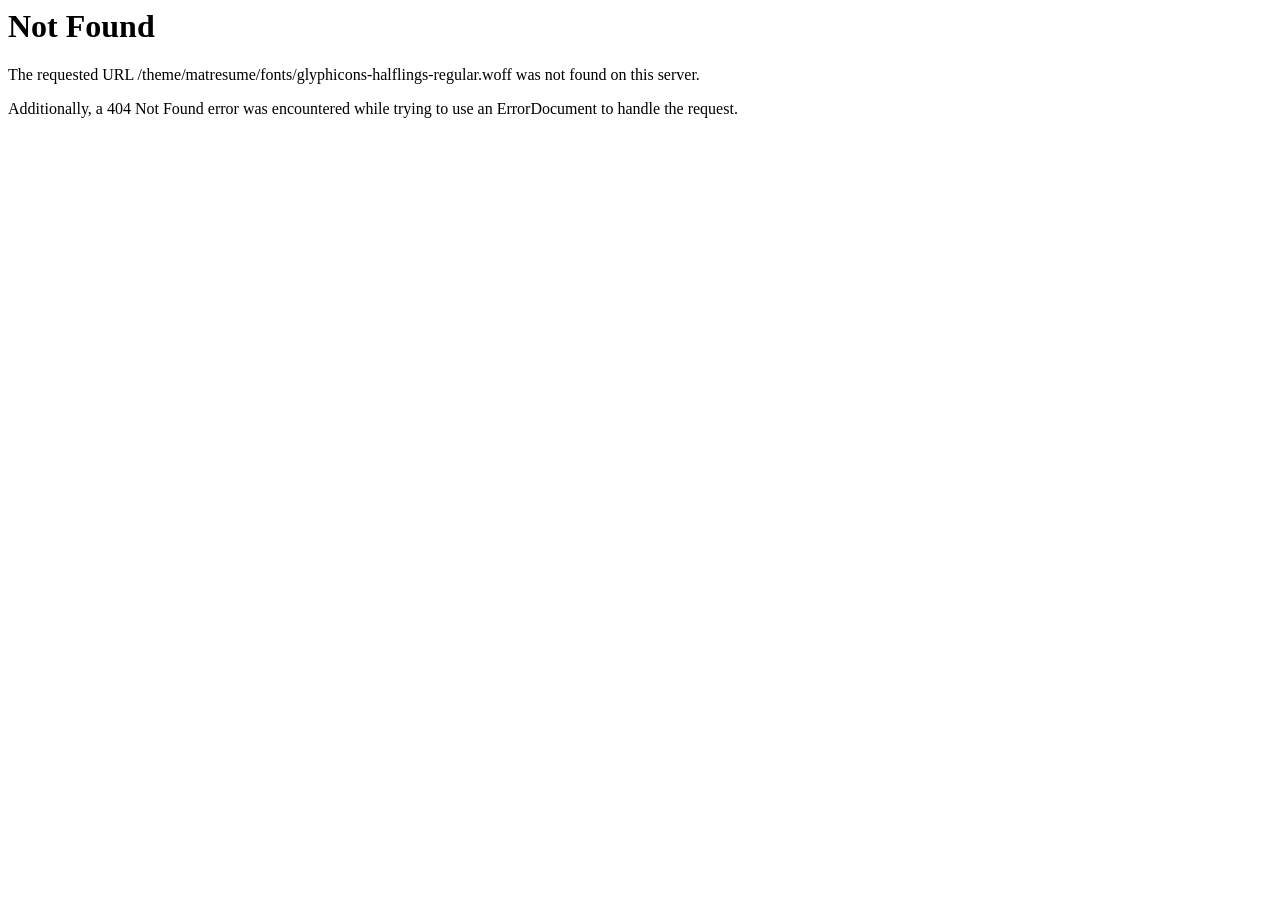
<file: fonts/glyphicons-halflings-regular-3.html>
<!DOCTYPE HTML PUBLIC "-//IETF//DTD HTML 2.0//EN">
<html><head>
<title>404 Not Found</title>
</head><body>
<h1>Not Found</h1>
<p>The requested URL /theme/matresume/fonts/glyphicons-halflings-regular.woff was not found on this server.</p>
<p>Additionally, a 404 Not Found
error was encountered while trying to use an ErrorDocument to handle the request.</p>
</body></html>
</file>
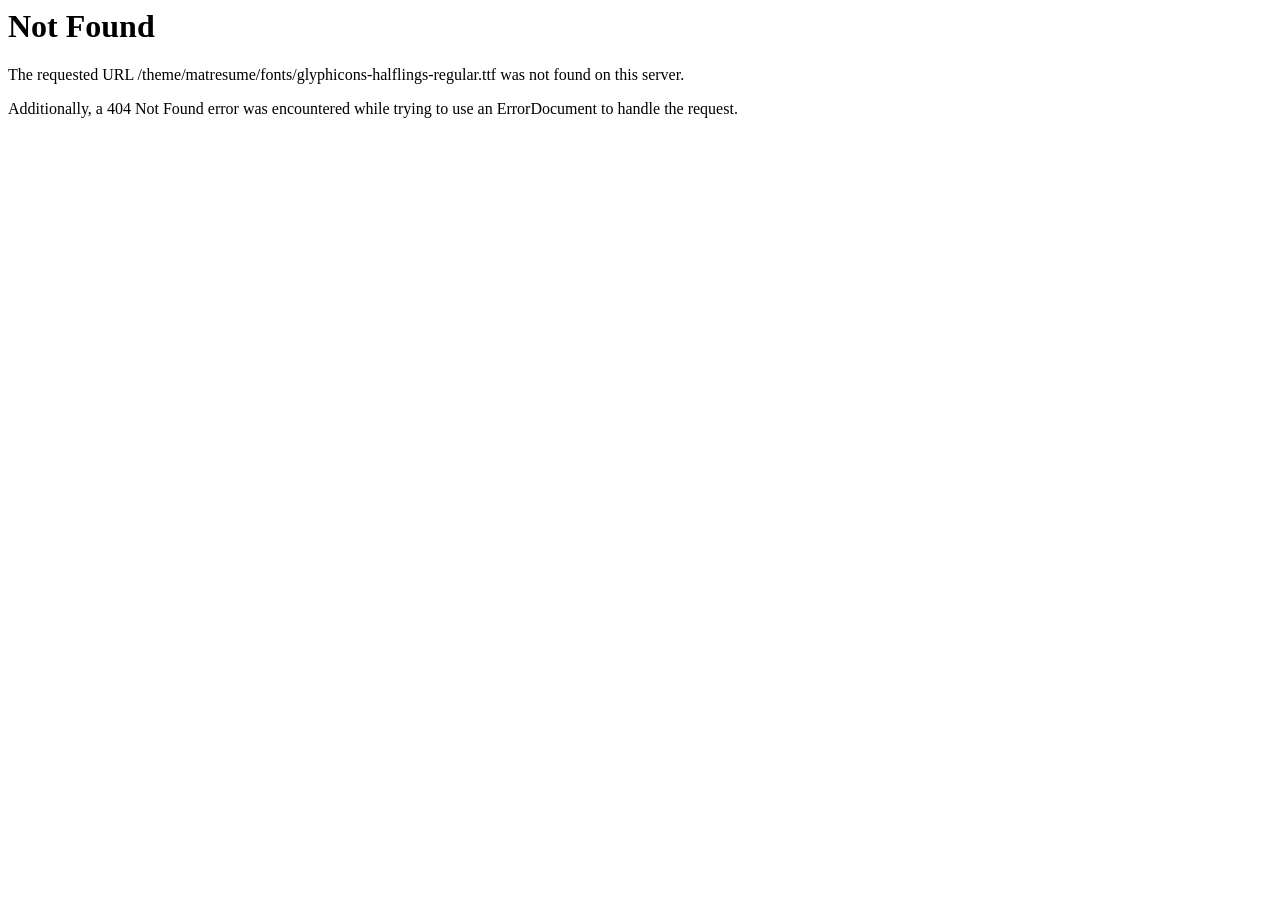
<file: fonts/glyphicons-halflings-regular-4.html>
<!DOCTYPE HTML PUBLIC "-//IETF//DTD HTML 2.0//EN">
<html><head>
<title>404 Not Found</title>
</head><body>
<h1>Not Found</h1>
<p>The requested URL /theme/matresume/fonts/glyphicons-halflings-regular.ttf was not found on this server.</p>
<p>Additionally, a 404 Not Found
error was encountered while trying to use an ErrorDocument to handle the request.</p>
</body></html>
</file>
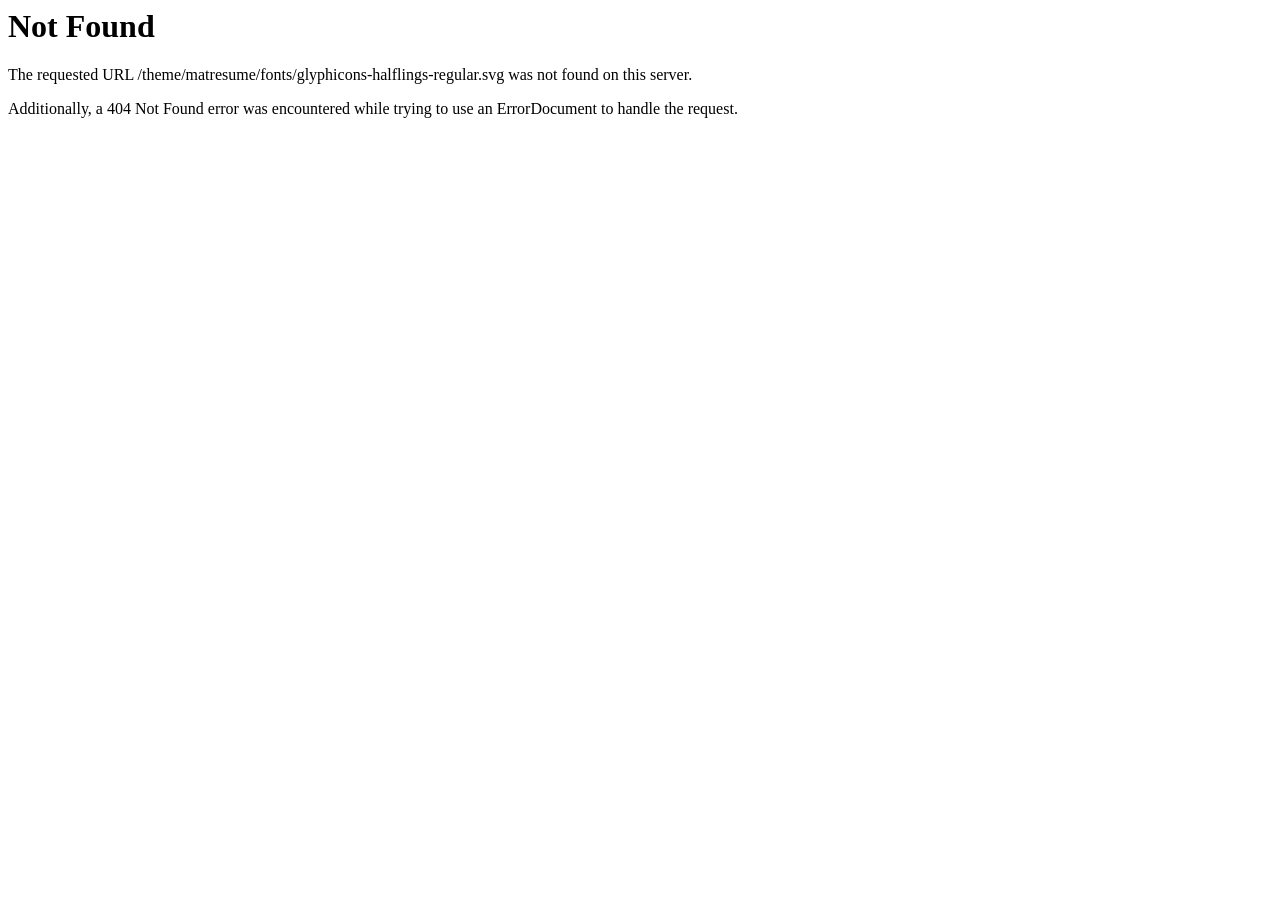
<file: fonts/glyphicons-halflings-regular-5.html>
<!DOCTYPE HTML PUBLIC "-//IETF//DTD HTML 2.0//EN">
<html><head>
<title>404 Not Found</title>
</head><body>
<h1>Not Found</h1>
<p>The requested URL /theme/matresume/fonts/glyphicons-halflings-regular.svg was not found on this server.</p>
<p>Additionally, a 404 Not Found
error was encountered while trying to use an ErrorDocument to handle the request.</p>
</body></html>
</file>
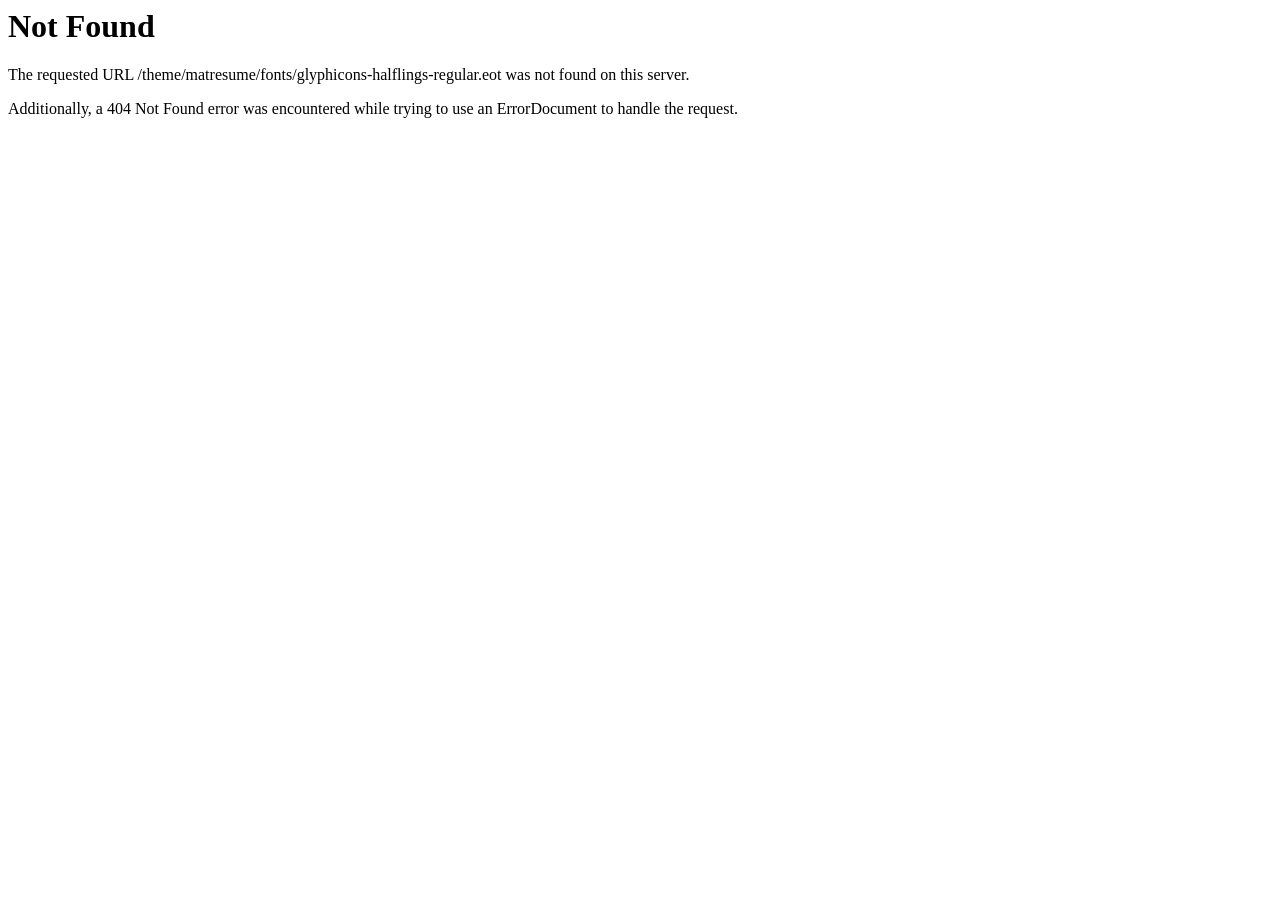
<file: fonts/glyphicons-halflings-regular.html>
<!DOCTYPE HTML PUBLIC "-//IETF//DTD HTML 2.0//EN">
<html><head>
<title>404 Not Found</title>
</head><body>
<h1>Not Found</h1>
<p>The requested URL /theme/matresume/fonts/glyphicons-halflings-regular.eot was not found on this server.</p>
<p>Additionally, a 404 Not Found
error was encountered while trying to use an ErrorDocument to handle the request.</p>
</body></html>
</file>
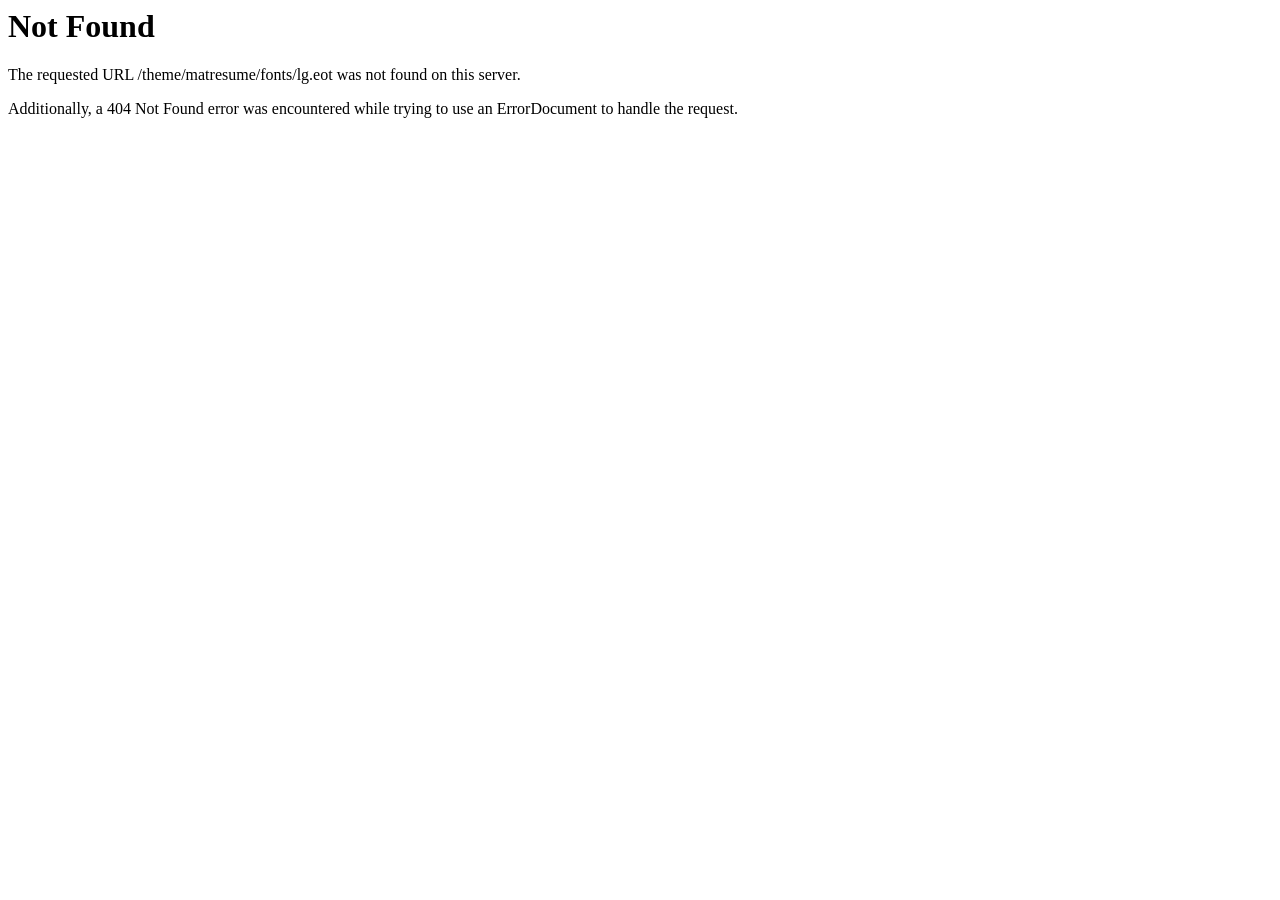
<file: fonts/lgd41d.html>
<!DOCTYPE HTML PUBLIC "-//IETF//DTD HTML 2.0//EN">
<html><head>
<title>404 Not Found</title>
</head><body>
<h1>Not Found</h1>
<p>The requested URL /theme/matresume/fonts/lg.eot was not found on this server.</p>
<p>Additionally, a 404 Not Found
error was encountered while trying to use an ErrorDocument to handle the request.</p>
</body></html>
</file>
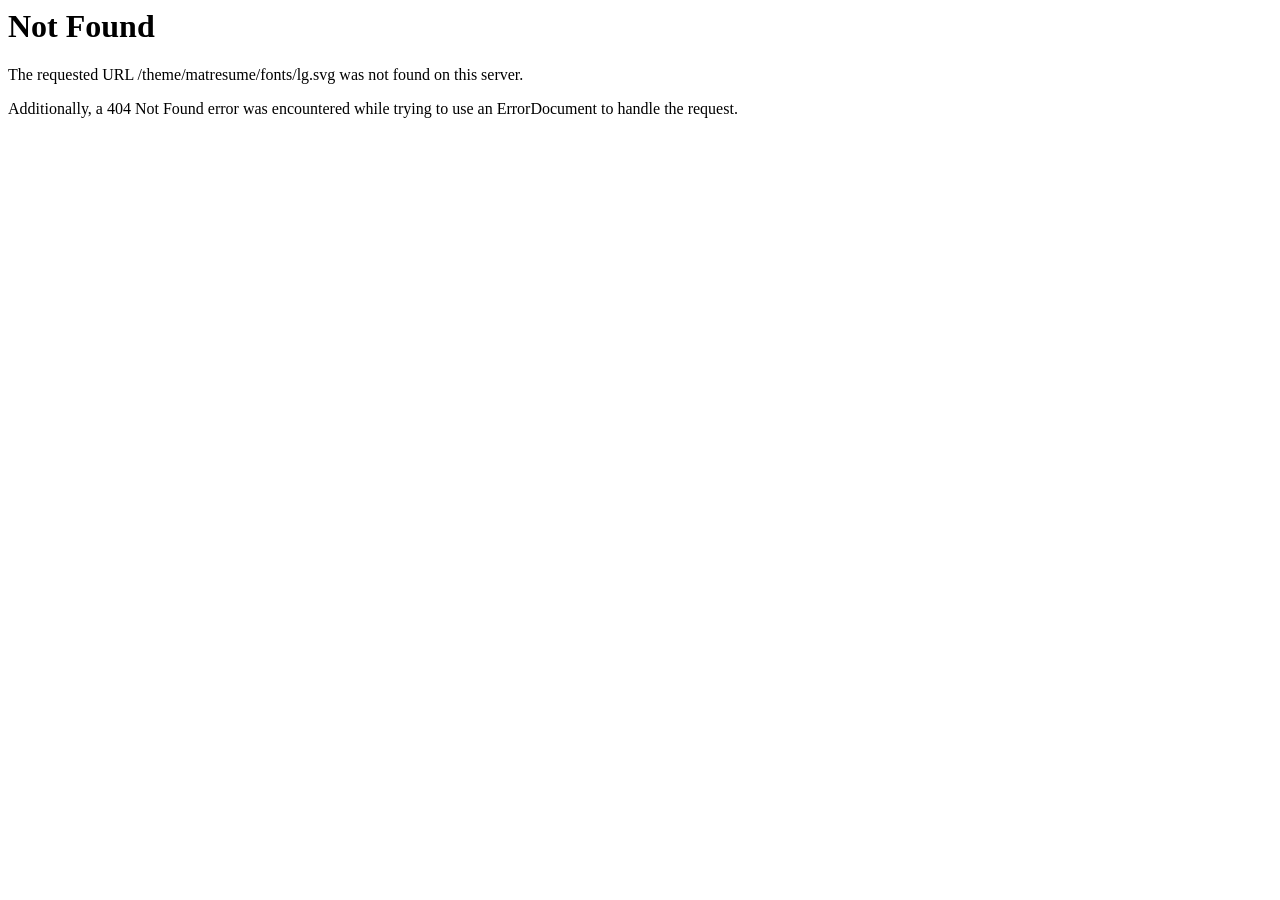
<file: fonts/lgd641-2.html>
<!DOCTYPE HTML PUBLIC "-//IETF//DTD HTML 2.0//EN">
<html><head>
<title>404 Not Found</title>
</head><body>
<h1>Not Found</h1>
<p>The requested URL /theme/matresume/fonts/lg.svg was not found on this server.</p>
<p>Additionally, a 404 Not Found
error was encountered while trying to use an ErrorDocument to handle the request.</p>
</body></html>
</file>
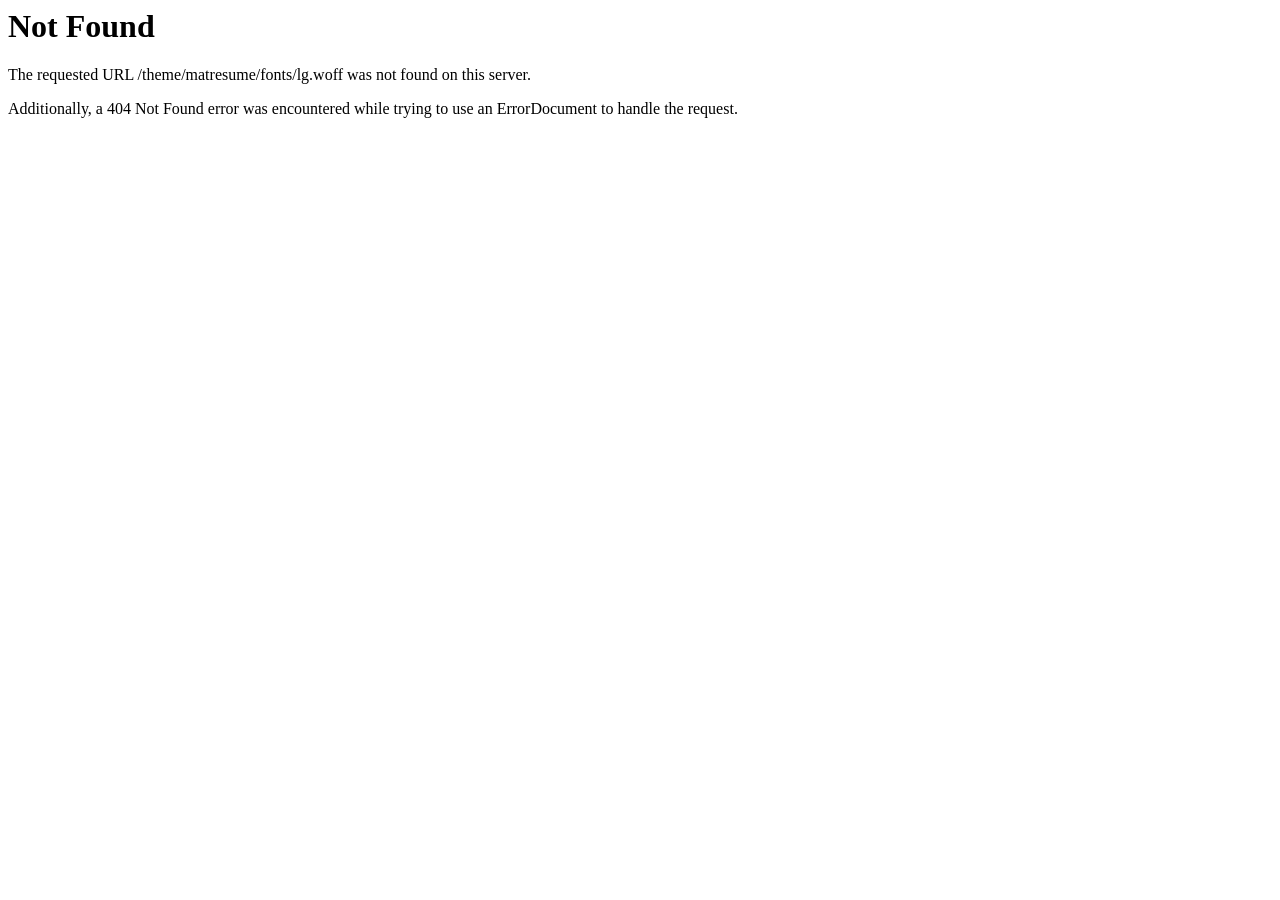
<file: fonts/lgd641-3.html>
<!DOCTYPE HTML PUBLIC "-//IETF//DTD HTML 2.0//EN">
<html><head>
<title>404 Not Found</title>
</head><body>
<h1>Not Found</h1>
<p>The requested URL /theme/matresume/fonts/lg.woff was not found on this server.</p>
<p>Additionally, a 404 Not Found
error was encountered while trying to use an ErrorDocument to handle the request.</p>
</body></html>
</file>
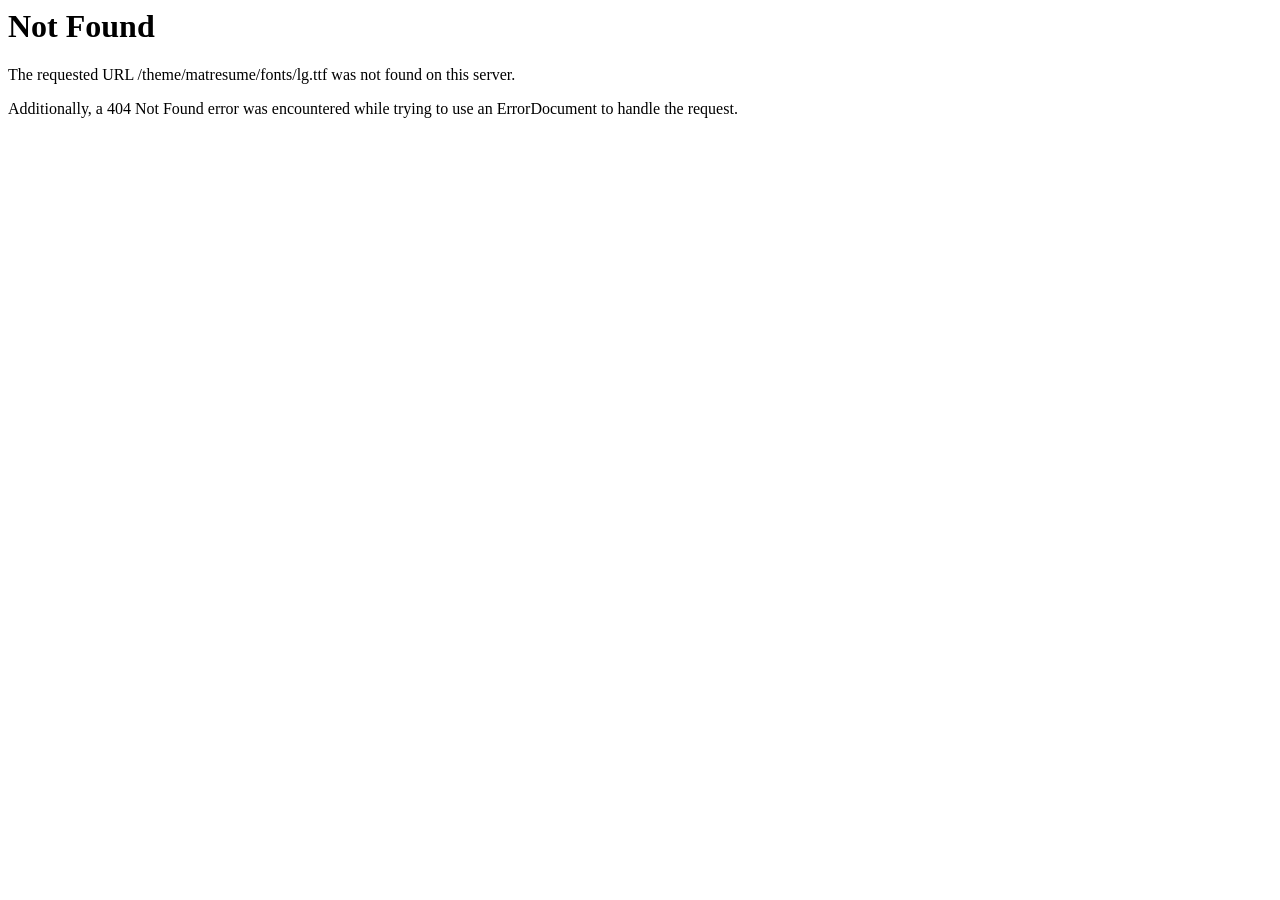
<file: fonts/lgd641.html>
<!DOCTYPE HTML PUBLIC "-//IETF//DTD HTML 2.0//EN">
<html><head>
<title>404 Not Found</title>
</head><body>
<h1>Not Found</h1>
<p>The requested URL /theme/matresume/fonts/lg.ttf was not found on this server.</p>
<p>Additionally, a 404 Not Found
error was encountered while trying to use an ErrorDocument to handle the request.</p>
</body></html>
</file>
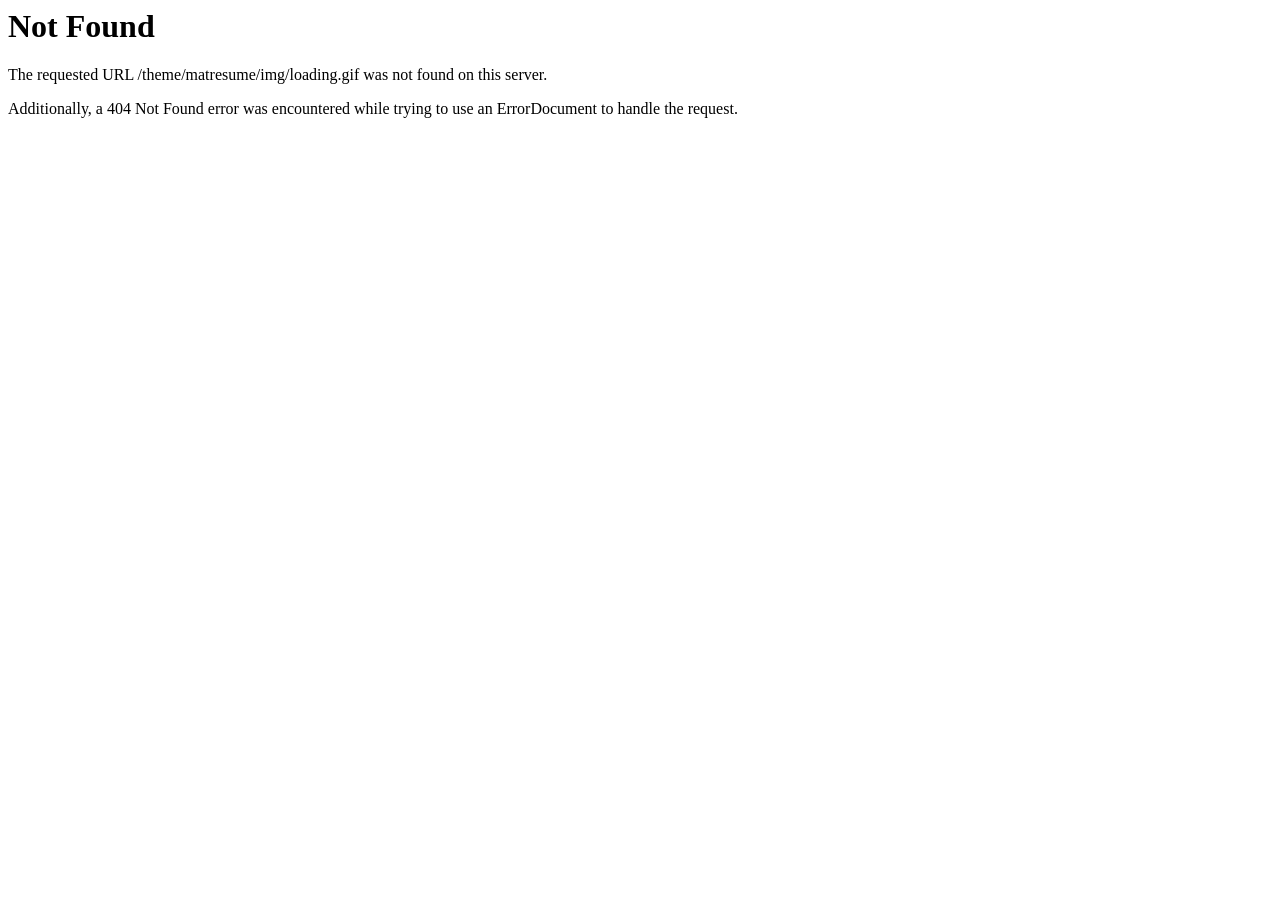
<file: img/loading.html>
<!DOCTYPE HTML PUBLIC "-//IETF//DTD HTML 2.0//EN">
<html><head>
<title>404 Not Found</title>
</head><body>
<h1>Not Found</h1>
<p>The requested URL /theme/matresume/img/loading.gif was not found on this server.</p>
<p>Additionally, a 404 Not Found
error was encountered while trying to use an ErrorDocument to handle the request.</p>
</body></html>
</file>
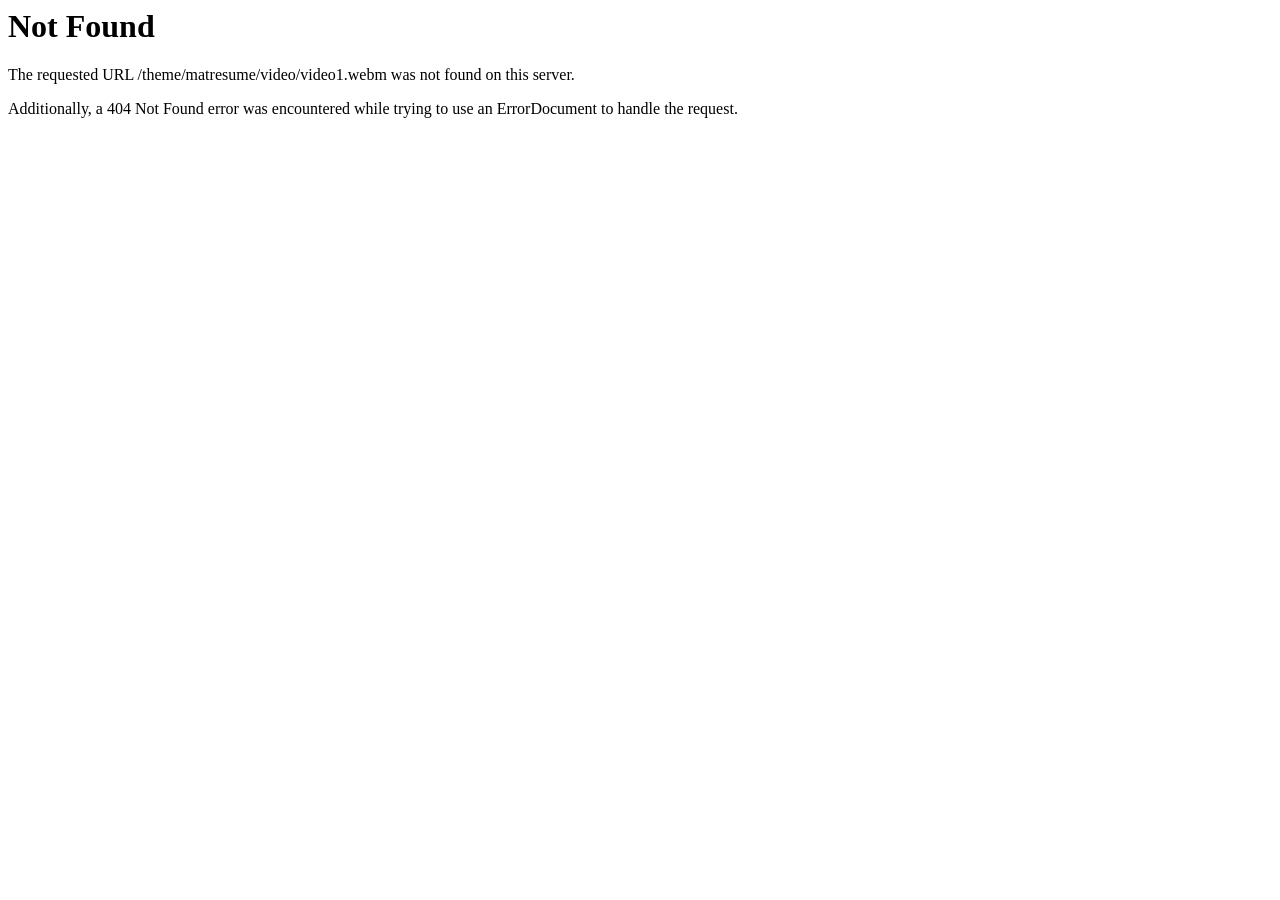
<file: video/video1.html>
<!DOCTYPE HTML PUBLIC "-//IETF//DTD HTML 2.0//EN">
<html><head>
<title>404 Not Found</title>
</head><body>
<h1>Not Found</h1>
<p>The requested URL /theme/matresume/video/video1.webm was not found on this server.</p>
<p>Additionally, a 404 Not Found
error was encountered while trying to use an ErrorDocument to handle the request.</p>
</body></html>
</file>
<file: css/style.css>
@charset "UTF-8";
/*------------------------------------------------------------------
[Master Stylesheet]
Project:	Matresume
++++ Imports ++++
++++ Reset ++++
++++ Main ++++
	1)Header
	2)about
	3)Hero BG
	4)Skills Sec
	5)Profile Sec
	6)Portfolio Sec
	7)Interest Sec
	8)Timeline
	9)Blog Sec
	10)Reference Sec
	11)Client Sec
	12)Pricing Sec
	13)contact Sec
	14)Footer Sec
	15)Navigation Sec
	16)Blog & Project Deatail Pages
++++ Mediaqueries ++++
-------------------------------------------------------------------*/
/****************************/
/** Imports **/
/****************************/
@import url(https://fonts.googleapis.com/css?family=Roboto:100,300,400,500,700);
@import url(material.min.css);
@import url(material-icons.css);
@import url(material-design-iconic-font.min.css);
@import url(bootstrap.min.css);
@import url(jquery-ui.min.css);
@import url(owl.carousel.css);
@import url(lightgallery.css);
@import url(default-skin/default-skin.css);
/****************************/
/** Reset **/
/****************************/
html, body, div, span, applet, object, iframe, h1, h2, h3, h4, h5, h6, p, pre, a, abbr, acronym, address, big, cite, code, del, dfn, em, img, ins, kbd, q, s, samp, small, strike, strong, sub, sup, tt, var, b, u, i, center, dl, dt, dd, ol, ul, li, fieldset, form, label, legend, table, caption, tbody, tfoot, thead, tr, th, td, article, aside, canvas, details, embed, figure, figcaption, footer, header, hgroup, menu, nav, output, ruby, section, summary, time, mark, audio, video {
  margin: 0;
  padding: 0;
  border: 0;
  font-size: 100%;
  font: inherit;
  vertical-align: baseline; }

html, body {
  height: inherit;
  width: inherit;
  min-height: inherit; }

strong {
  font-weight: bold; }

body {
  color: #848484;
  background: #e2e2e2;
  font-family: "Roboto", sans-serif;
  font-size: 14px;
  font-style: normal;
  line-height: 1.5;
  overflow-y: auto;
  overflow-x: hidden; }

/* Mozilla based browsers */
::-moz-selection {
  background: #338fff;
  color: #fff;
  text-shadow: none; }

/* Works in Safari */
::selection {
  background: #338fff;
  color: #fff;
  text-shadow: none; }

a:hover, a:active {
  outline: 0; }

button:focus {
  border: none;
  outline: 0; }

ul {
  list-style: none; }

a {
  color: #848484;
  text-decoration: none; }

a:hover {
  color: #848484;
  text-decoration: none; }

a:focus {
  color: #848484;
  text-decoration: none;
  outline: none; }

i:focus {
  outline: none; }

h1, h2, h3, h4, h5, h6 {
  color: #444; }

h1 {
  font-size: 42px;
  line-height: 42px;
  text-transform: capitalize; }

h2 {
  font-size: 24px;
  line-height: 35px;
  text-transform: capitalize; }

h3 {
  font-size: 20px;
  line-height: 30px;
  text-transform: capitalize; }

h4 {
  font-size: 18px;
  line-height: 29px;
  text-transform: capitalize; }

h5 {
  font-size: 16px;
  line-height: 25px;
  font-weight: 500;
  text-transform: uppercase; }

p {
  font-size: 15px;
  line-height: 25px; }
  p.lead {
    font-size: 18px;
    line-height: 30px;
    font-weight: 400; }

.force-UTF-8 {
  content: "¡"; }

/****************************/
/** Main **/
/****************************/
.pa-0 {
  padding: 0px !important; }

.pa-5 {
  padding: 5px !important; }

.pa-10 {
  padding: 10px !important; }

.pa-15 {
  padding: 15px !important; }

.pa-20 {
  padding: 20px !important; }

.pa-25 {
  padding: 25px !important; }

.pa-30 {
  padding: 30px !important; }

.pa-35 {
  padding: 35px !important; }

.pa-40 {
  padding: 40px !important; }

.pa-45 {
  padding: 45px !important; }

.pa-50 {
  padding: 50px !important; }

.pt-0 {
  padding-top: 0px !important; }

.pt-5 {
  padding-top: 5px !important; }

.pt-10 {
  padding-top: 10px !important; }

.pt-15 {
  padding-top: 15px !important; }

.pt-20 {
  padding-top: 20px !important; }

.pt-25 {
  padding-top: 25px !important; }

.pt-30 {
  padding-top: 30px !important; }

.pt-35 {
  padding-top: 35px !important; }

.pt-40 {
  padding-top: 40px !important; }

.pt-45 {
  padding-top: 45px !important; }

.pt-50 {
  padding-top: 50px !important; }

.pb-0 {
  padding-bottom: 0px !important; }

.pb-5 {
  padding-bottom: 5px !important; }

.pb-10 {
  padding-bottom: 10px !important; }

.pb-15 {
  padding-bottom: 15px !important; }

.pb-20 {
  padding-bottom: 20px !important; }

.pb-25 {
  padding-bottom: 25px !important; }

.pb-30 {
  padding-bottom: 30px !important; }

.pb-35 {
  padding-bottom: 35px !important; }

.pb-40 {
  padding-bottom: 40px !important; }

.pb-45 {
  padding-bottom: 45px !important; }

.pb-50 {
  padding-bottom: 50px !important; }

.pl-0 {
  padding-left: 0px !important; }

.pl-5 {
  padding-left: 5px !important; }

.pl-10 {
  padding-left: 10px !important; }

.pl-15 {
  padding-left: 15px !important; }

.pl-20 {
  padding-left: 20px !important; }

.pl-25 {
  padding-left: 25px !important; }

.pl-30 {
  padding-left: 30px !important; }

.pl-35 {
  padding-left: 35px !important; }

.pl-40 {
  padding-left: 40px !important; }

.pl-45 {
  padding-left: 45px !important; }

.pl-50 {
  padding-left: 50px !important; }

.pr-0 {
  padding-right: 0px !important; }

.pr-5 {
  padding-right: 5px !important; }

.pr-10 {
  padding-right: 10px !important; }

.pr-15 {
  padding-right: 15px !important; }

.pr-20 {
  padding-right: 20px !important; }

.pr-25 {
  padding-right: 25px !important; }

.pr-30 {
  padding-right: 30px !important; }

.pr-35 {
  padding-right: 35px !important; }

.pr-40 {
  padding-right: 40px !important; }

.pr-45 {
  padding-right: 45px !important; }

.pr-50 {
  padding-right: 50px !important; }

.ma-0 {
  margin: 0px !important; }

.ma-5 {
  margin: 5px !important; }

.ma-10 {
  margin: 10px !important; }

.ma-15 {
  margin: 15px !important; }

.ma-20 {
  margin: 20px !important; }

.ma-25 {
  margin: 25px !important; }

.ma-30 {
  margin: 30px !important; }

.mt-0 {
  margin-top: 0px !important; }

.mt-5 {
  margin-top: 5px !important; }

.mt-10 {
  margin-top: 10px !important; }

.mt-15 {
  margin-top: 15px !important; }

.mt-20 {
  margin-top: 20px !important; }

.mt-25 {
  margin-top: 25px !important; }

.mt-30 {
  margin-top: 30px !important; }

.mt-35 {
  margin-top: 35px !important; }

.mt-40 {
  margin-top: 40px !important; }

.mt-45 {
  margin-top: 45px !important; }

.mt-50 {
  margin-top: 50px !important; }

.mt-55 {
  margin-top: 55px !important; }

.mt-60 {
  margin-top: 60px !important; }

.mt-65 {
  margin-top: 65px !important; }

.mt-70 {
  margin-top: 70px !important; }

.mt-75 {
  margin-top: 75px !important; }

.mt-80 {
  margin-top: 80px !important; }

.mt-85 {
  margin-top: 85px !important; }

.mt-90 {
  margin-top: 90px !important; }

.mt-95 {
  margin-top: 95px !important; }

.mt-100 {
  margin-top: 100px !important; }

.mt-105 {
  margin-top: 105px !important; }

.mt-110 {
  margin-top: 110px !important; }

.mt-115 {
  margin-top: 115px !important; }

.mt-120 {
  margin-top: 120px !important; }

.mt-125 {
  margin-top: 125px !important; }

.mt-130 {
  margin-top: 130px !important; }

.mt-135 {
  margin-top: 135px !important; }

.mt-140 {
  margin-top: 140px !important; }

.mt-145 {
  margin-top: 145px !important; }

.mt-150 {
  margin-top: 150px !important; }

.mt-155 {
  margin-top: 155px !important; }

.mt-160 {
  margin-top: 160px !important; }

.mt-165 {
  margin-top: 165px !important; }

.mt-170 {
  margin-top: 170px !important; }

.mt-175 {
  margin-top: 175px !important; }

.mt-180 {
  margin-top: 180px !important; }

.mt-185 {
  margin-top: 185px !important; }

.mt-190 {
  margin-top: 190px !important; }

.mt-195 {
  margin-top: 195px !important; }

.mt-200 {
  margin-top: 200px !important; }

.mt-205 {
  margin-top: 205px !important; }

.mt-210 {
  margin-top: 210px !important; }

.mt-215 {
  margin-top: 215px !important; }

.mt-220 {
  margin-top: 220px !important; }

.mt-225 {
  margin-top: 225px !important; }

.mt-230 {
  margin-top: 230px !important; }

.mt-235 {
  margin-top: 235px !important; }

.mt-240 {
  margin-top: 240px !important; }

.mt-245 {
  margin-top: 245px !important; }

.mt-250 {
  margin-top: 250px !important; }

.mb-0 {
  margin-bottom: 0px !important; }

.mb-5 {
  margin-bottom: 5px !important; }

.mb-10 {
  margin-bottom: 10px !important; }

.mb-15 {
  margin-bottom: 15px !important; }

.mb-20 {
  margin-bottom: 20px !important; }

.mb-25 {
  margin-bottom: 25px !important; }

.mb-30 {
  margin-bottom: 30px !important; }

.mb-35 {
  margin-bottom: 35px !important; }

.mb-40 {
  margin-bottom: 40px !important; }

.mb-45 {
  margin-bottom: 45px !important; }

.mb-50 {
  margin-bottom: 50px !important; }

.mb-55 {
  margin-bottom: 55px !important; }

.mb-60 {
  margin-bottom: 60px !important; }

.mb-65 {
  margin-bottom: 65px !important; }

.mb-70 {
  margin-bottom: 70px !important; }

.mb-75 {
  margin-bottom: 75px !important; }

.mb-80 {
  margin-bottom: 80px !important; }

.mb-85 {
  margin-bottom: 85px !important; }

.mb-90 {
  margin-bottom: 90px !important; }

.mb-95 {
  margin-bottom: 95px !important; }

.ml-0 {
  margin-left: 0px !important; }

.ml-5 {
  margin-left: 5px !important; }

.ml-10 {
  margin-left: 10px !important; }

.ml-15 {
  margin-left: 15px !important; }

.ml-20 {
  margin-left: 20px !important; }

.ml-25 {
  margin-left: 25px !important; }

.ml-30 {
  margin-left: 30px !important; }

.ml-35 {
  margin-left: 35px !important; }

.ml-40 {
  margin-left: 40px !important; }

.ml-45 {
  margin-left: 45px !important; }

.ml-50 {
  margin-left: 50px !important; }

.mr-0 {
  margin-right: 0px !important; }

.mr-5 {
  margin-right: 5px !important; }

.mr-10 {
  margin-right: 10px !important; }

.mr-15 {
  margin-right: 15px !important; }

.mr-20 {
  margin-right: 20px !important; }

.mr-25 {
  margin-right: 25px !important; }

.mr-30 {
  margin-right: 30px !important; }

.mr-35 {
  margin-right: 35px !important; }

.mr-40 {
  margin-right: 40px !important; }

.mr-45 {
  margin-right: 45px !important; }

.mr-50 {
  margin-right: 50px !important; }

.ml-auto {
  margin-left: auto !important; }

.mr-auto {
  margin-right: auto !important; }

.no-float {
  float: none !important; }

.overflow-hide {
  overflow: hidden !important; }

.clearfix {
  overflow: hidden;
  clear: both;
  float: none; }

.sec-pad {
  padding-top: 70px;
  padding-bottom: 70px; }

.sec-pad-sm {
  padding-top: 40px;
  padding-bottom: 40px; }

.sec-pad-xs {
  padding-top: 25px;
  padding-bottom: 25px; }

.sec-pad-top {
  padding-top: 70px; }

.sec-pad-top-sm {
  padding-top: 40px; }

.sec-pad-top-xs {
  padding-top: 25px; }

.sec-pad-bottom {
  padding-bottom: 70px; }

.sec-pad-bottom-sm {
  padding-bottom: 40px; }

.sec-pad-bottom-xs {
  padding-bottom: 25px; }

.font-12 {
  font-size: 12px; }

.font-16 {
  font-size: 16px; }

.font-18 {
  font-size: 18px; }

.font-20 {
  font-size: 20px; }

.weight-500 {
  font-weight: 500; }

.weight-600 {
  font-weight: 600; }

.weight-700 {
  font-weight: 700; }

.font-dark {
  color: #444 !important; }

.font-grey {
  color: #848484 !important; }

.font-white {
  color: #fff !important; }

.font-green {
  color: #01c853 !important; }

.font-blue {
  color: #2879ff !important; }

.font-yellow {
  color: #fec107 !important; }

.font-red {
  color: #ff3d00 !important; }

.bg-green {
  background: #01c853 !important; }

.bg-blue {
  background: #2879ff !important; }

.bg-yellow {
  background: #fec107 !important; }

.bg-red {
  background: #ff3d00 !important; }

.bg-violet {
  background: #6200eb !important; }

.border-top-blue {
  border-top: 3px solid #2879ff; }

.border-top-green {
  border-top: 3px solid #01c853; }

.border-top-yellow {
  border-top: 3px solid #fec107; }

.border-top-red {
  border-top: 3px solid #ff3d00; }

.font-uppercase {
  text-transform: uppercase; }

.font-capitalize {
  text-transform: capitalize; }

.font-unsetcase {
  text-transform: none; }

.font-italic {
  font-style: italic; }

.inline-block {
  display: inline-block !important; }

.block {
  display: block !important; }

.border-top-sep {
  border-top: 1px solid rgba(0, 0, 0, 0.1); }

.border-bottom-sep {
  border-bottom: 1px solid rgba(0, 0, 0, 0.1); }

.opacity-hide {
  opacity: 0;
  visibility: hidden; }

.table-wrap {
  display: table;
  height: 100%;
  width: 100%; }

.table-cell {
  display: table-cell; }

.vertical-align-middle {
  vertical-align: middle; }

.main-font {
  font-family: "Roboto", sans-serif; }

.hide-overflow {
  overflow: hidden; }

.margin-lr-auto {
  margin-left: auto;
  margin-right: auto; }

.hide-block {
  display: none; }

.hide-left-opac {
  display: none;
  opacity: 0;
  top: -50px; }

.relative {
  position: relative; }

blockquote {
  background: transparent none repeat scroll 0 0;
  border: medium none;
  color: #444;
  font-size: 18px;
  font-style: normal;
  font-weight: 500;
  letter-spacing: inherit;
  line-height: 30px;
  margin: 0;
  padding: 0; }
  blockquote:before {
    content: ""; }
  blockquote:after {
    content: ""; }

.ref-name {
  text-transform: capitalize;
  color: #444; }

.ref-desgn {
  font-size: 14px; }

.preloader-it {
  background: #fff;
  position: fixed;
  z-index: 110;
  height: 100%;
  width: 100%;
  overflow: hidden !important; }
  .preloader-it .mdl-spinner {
    bottom: 0;
    height: 40px;
    left: 0;
    margin: auto;
    position: absolute;
    right: 0;
    top: 0;
    width: 40px; }

.main-wrapper {
  background: #eee;
  position: relative; }
  .main-wrapper.box-layout {
    max-width: 1300px;
    margin-left: auto;
    margin-right: auto; }
  .main-wrapper.dark-mode {
    background: #1d1d1d; }
    .main-wrapper.dark-mode h1, .main-wrapper.dark-mode h2, .main-wrapper.dark-mode h4, .main-wrapper.dark-mode h5,
    .main-wrapper.dark-mode .about-sec .profile-wrap li div.profile-title,
    .main-wrapper.dark-mode .timeline > li > .timeline-panel .institution,
    .main-wrapper.dark-mode .mdl-button.view-more,
    .main-wrapper.dark-mode blockquote,
    .main-wrapper.dark-mode .ref-name {
      color: #fff; }
    .main-wrapper.dark-mode .price-sec .mdl-card__supporting-text .list-group li {
      border-color: #1d1d1d; }
    .main-wrapper.dark-mode .mdl-card__actions.mdl-card--border,
    .main-wrapper.dark-mode .price-sec .mdl-card__supporting-text .list-group li {
      border-color: rgba(255, 255, 255, 0.1); }
    .main-wrapper.dark-mode .mdl-card,
    .main-wrapper.dark-mode .list-group-item,
    .main-wrapper.dark-mode .timeline > li > .timeline-badge {
      background: #2b2b2b; }
    .main-wrapper.dark-mode .timeline > li > .timeline-panel::after {
      border-color: transparent #2b2b2b; }
    .main-wrapper.dark-mode .timeline::before,
    .main-wrapper.dark-mode .skills-sec .progress-bar-graph .bar-wrap {
      background: #565656; }
    .main-wrapper.dark-mode .price-sec .price-bg {
      background: #252525; }
    .main-wrapper.dark-mode .mdl-card__title,
    .main-wrapper.dark-mode .comment-name, .main-wrapper.dark-mode .project-detail .comment-name {
      color: #fff !important; }
    .main-wrapper.dark-mode .contact-sec .mdl-textfield.is-invalid .mdl-textfield__input, .main-wrapper.dark-mode .blog-detail .comment-sec .mdl-textfield.is-invalid .mdl-textfield__input, .blog-detail .main-wrapper.dark-mode .comment-sec .mdl-textfield.is-invalid .mdl-textfield__input, .main-wrapper.dark-mode .project-detail .comment-sec .mdl-textfield.is-invalid .mdl-textfield__input, .project-detail .main-wrapper.dark-mode .comment-sec .mdl-textfield.is-invalid .mdl-textfield__input,
    .main-wrapper.dark-mode .comment-sec .mdl-textfield.is-invalid .mdl-textfield__input {
      border-color: rgba(255, 255, 255, 0.12) !important; }

.mdl-button {
  color: #fff;
  height: 40px;
  padding: 3px 20px;
  font-weight: 400; }
  .mdl-button.view-more {
    color: #444; }

.mdl-button--fab {
  height: 56px;
  min-width: 56px; }

.mdl-button--icon {
  height: 32px;
  min-width: 32px;
  padding: 0;
  width: 32px; }

.mdl-button--raised {
  box-shadow: 0 2px 2px 0 rgba(0, 0, 0, 0.03), 0 3px 1px -2px rgba(0, 0, 0, 0.2), 0 1px 5px 0 rgba(0, 0, 0, 0.12); }

.mdl-menu__item > a {
  display: block;
  color: #444; }

.mdl-card {
  width: auto;
  min-height: inherit;
  position: static;
  overflow: visible;
  display: block;
  padding: 45px 25px;
  box-shadow: 0 2px 2px 0 rgba(0, 0, 0, 0.03), 0 3px 1px -2px rgba(0, 0, 0, 0.03), 0 1px 5px 0 rgba(0, 0, 0, 0.03); }

.mdl-card__title {
  display: block;
  color: #444; }

.mdl-card__supporting-text {
  padding: 20px;
  overflow: visible;
  width: 100%;
  color: inherit; }

.mdl-tooltip {
  text-transform: capitalize;
  background: #444;
  font-weight: 400;
  font-size: 12px; }

/*Header*/
.mdl-layout__title, .mdl-layout-title {
  text-transform: capitalize;
  color: #444;
  font-weight: 700; }

.mdl-layout__container {
  height: auto;
  position: static;
  width: auto; }
  .mdl-layout__container .mdl-layout__drawer, .mdl-layout__container .mdl-layout__obfuscator {
    position: fixed; }

.mdl-layout__header {
  width: 940px;
  margin: 0 auto;
  right: 0;
  position: fixed;
  left: 0;
  box-shadow: 0 2px 2px 0 rgba(0, 0, 0, 0.03), 0 3px 1px -2px rgba(0, 0, 0, 0.03), 0 1px 5px 0 rgba(0, 0, 0, 0.03);
  background: #fff; }
  .mdl-layout__header .mdl-layout__header-row .mdl-navigation li {
    cursor: pointer; }
  .mdl-layout__header .mdl-layout__header-row .mdl-navigation .mdl-navigation__link {
    color: #444;
    text-transform: capitalize;
    padding: 0 15px;
    position: relative;
    -moz-transition: 0.3s ease;
    -o-transition: 0.3s ease;
    -webkit-transition: 0.3s ease;
    transition: 0.3s ease; }
    .mdl-layout__header .mdl-layout__header-row .mdl-navigation .mdl-navigation__link:hover {
      background: none;
      color: #01c853; }
    .mdl-layout__header .mdl-layout__header-row .mdl-navigation .mdl-navigation__link:focus, .mdl-layout__header .mdl-layout__header-row .mdl-navigation .mdl-navigation__link:active {
      background: none;
      opacity: 1; }
    .mdl-layout__header .mdl-layout__header-row .mdl-navigation .mdl-navigation__link:after {
      background: #01b1c8;
      bottom: 0;
      content: "";
      height: 3px;
      left: 0;
      position: absolute;
      width: 0;
      -moz-transition: all 0.2s cubic-bezier(0.4, 0, 1, 1);
      -o-transition: all 0.2s cubic-bezier(0.4, 0, 1, 1);
      -webkit-transition: all 0.2s cubic-bezier(0.4, 0, 1, 1);
      transition: all 0.2s cubic-bezier(0.4, 0, 1, 1); }
  .mdl-layout__header .mdl-layout__header-row .mdl-navigation li.active .mdl-navigation__link {
    opacity: 1; }
    .mdl-layout__header .mdl-layout__header-row .mdl-navigation li.active .mdl-navigation__link:after {
      width: 100%; }
  .mdl-layout__header .mdl-layout__drawer-button {
    color: #444; }
    .mdl-layout__header .mdl-layout__drawer-button:focus {
      outline: none; }
  .mdl-layout__header .mdl-button--icon.ver-more-btn {
    color: #444; }

.mdl-layout__obfuscator {
  background-color: transparent !important; }

.mdl-layout__drawer {
  display: block;
  color: inherit;
  background: #2b2b2b none repeat scroll 0 0;
  border-right: medium none;
  width: 280px;
  -moz-transform: translateX(-280px);
  -o-transform: translateX(-280px);
  -webkit-transform: translateX(-280px);
  transform: translateX(-280px); }
  .mdl-layout__drawer .drawer-profile-wrap {
    overflow: hidden;
    background: #272727; }
  .mdl-layout__drawer .candidate-img-drawer {
    height: 123px;
    width: 123px;
    border-radius: 50%;
    background: url("../img/avatar2.jpg");
    background-size: cover;
    margin: 0 auto; }
  .mdl-layout__drawer .candidate-name {
    font-size: 18px;
    color: #fff;
    text-transform: capitalize; }
  .mdl-layout__drawer .social-icons {
    text-align: center; }
    .mdl-layout__drawer .social-icons li {
      display: inline-block;
      padding: 0 7px; }
      .mdl-layout__drawer .social-icons li a i {
        color: #848484;
        -moz-transition: 0.3s ease;
        -o-transition: 0.3s ease;
        -webkit-transition: 0.3s ease;
        transition: 0.3s ease; }
      .mdl-layout__drawer .social-icons li a.facebook-link:hover i {
        color: #3b5998; }
      .mdl-layout__drawer .social-icons li a.twitter-link:hover i {
        color: #55acee; }
      .mdl-layout__drawer .social-icons li a.linkedin-link:hover i {
        color: #007bb6; }
      .mdl-layout__drawer .social-icons li a.dribbble-link:hover i {
        color: #ea4c89; }
      .mdl-layout__drawer .social-icons li a.instagram-link:hover i {
        color: #3f729b; }
  .mdl-layout__drawer .mdl-navigation {
    padding-top: 0; }
    .mdl-layout__drawer .mdl-navigation li .mdl-navigation__link {
      color: #969696;
      -moz-transition: 0.3s ease;
      -o-transition: 0.3s ease;
      -webkit-transition: 0.3s ease;
      transition: 0.3s ease; }
      .mdl-layout__drawer .mdl-navigation li .mdl-navigation__link:hover {
        background: #272727; }
    .mdl-layout__drawer .mdl-navigation li.active .mdl-navigation__link {
      color: #fff; }
      .mdl-layout__drawer .mdl-navigation li.active .mdl-navigation__link:hover {
        color: #969696; }
    .mdl-layout__drawer .mdl-navigation li:focus {
      outline: none; }
    .mdl-layout__drawer .mdl-navigation li ul li .mdl-navigation__link {
      padding-left: 72px; }

.mdl-layout__drawer-right {
  width: 210px;
  position: fixed;
  top: 300px;
  right: 0;
  box-shadow: 0 2px 2px 0 rgba(0, 0, 0, 0.14), 0 3px 1px -2px rgba(0, 0, 0, 0.2), 0 1px 5px 0 rgba(0, 0, 0, 0.12);
  background: #eee  ;
  -moz-transform: translateX(210px);
  -o-transform: translateX(210px);
  -webkit-transform: translateX(210px);
  transform: translateX(210px);
  -webkit-transform-style: preserve-3d;
  transform-style: preserve-3d;
  will-change: transform;
  -moz-transition: 0.2s cubic-bezier(0.4, 0, 0.2, 1);
  -o-transition: 0.2s cubic-bezier(0.4, 0, 0.2, 1);
  -webkit-transition: 0.2s cubic-bezier(0.4, 0, 0.2, 1);
  transition: 0.2s cubic-bezier(0.4, 0, 0.2, 1);
  z-index: 5; }
  .mdl-layout__drawer-right .mdl-layout-title {
    font-size: 16px;
    font-weight: 500;
    padding-bottom: 17px;
    padding-left: 20px;
    padding-top: 17px; }
  .mdl-layout__drawer-right .layout-switcher-wrap {
    padding-left: 20px;
    padding-top: 35px; }
    .mdl-layout__drawer-right .layout-switcher-wrap ul li {
      margin-bottom: 40px; }
      .mdl-layout__drawer-right .layout-switcher-wrap ul li .layout-title {
        display: inline-block;
        font-size: 15px;
        margin-right: 15px;
        text-transform: capitalize;
        width: 120px;
        color: #444; }
      .mdl-layout__drawer-right .layout-switcher-wrap ul li .layout-switcher {
        display: inline-block; }
  .mdl-layout__drawer-right .hero-switcher-wrap {
    padding-left: 20px;
    margin-top: 35px; }
    .mdl-layout__drawer-right .hero-switcher-wrap .hero-switcher-title {
      font-size: 16px;
      text-transform: uppercase;
      color: #444;
      margin-bottom: 25px;
      display: block; }
    .mdl-layout__drawer-right .hero-switcher-wrap .hero-switcher-cat-title {
      text-transform: capitalize;
      display: block;
      margin-bottom: 10px; }
    .mdl-layout__drawer-right .hero-switcher-wrap ul li {
      display: inline-block;
      height: 35px;
      width: 35px;
      border-radius: 2px;
      margin-right: 3px;
      background-position: center;
      background-size: cover;
      cursor: pointer; }
      .mdl-layout__drawer-right .hero-switcher-wrap ul li#imbg_1 {
        background-image: url("../img/img-bg-1.jpg"); }
      .mdl-layout__drawer-right .hero-switcher-wrap ul li#imbg_2 {
        background-image: url("../img/img-bg-2.jpg"); }
      .mdl-layout__drawer-right .hero-switcher-wrap ul li#imbg_3 {
        background-image: url("../img/img-bg-3.jpg"); }
      .mdl-layout__drawer-right .hero-switcher-wrap ul li#imbg_4 {
        background-image: url("../img/img-bg-4.jpg"); }
      .mdl-layout__drawer-right .hero-switcher-wrap ul li#pattrnbg_1 {
        background-color: #6f14db;
        background-image: url("data:image/svg+xml,%3Csvg width='40' height='12' viewBox='0 0 40 12' xmlns='http://www.w3.org/2000/svg'%3E%3Cpath d='M0 6.172L6.172 0h5.656L0 11.828V6.172zm40 5.656L28.172 0h5.656L40 6.172v5.656zM6.172 12l12-12h3.656l12 12h-5.656L20 3.828 11.828 12H6.172zm12 0L20 10.172 21.828 12h-3.656z' fill='%23e5ff00' fill-opacity='0.4' fill-rule='evenodd'/%3E%3C/svg%3E"); }
      .mdl-layout__drawer-right .hero-switcher-wrap ul li#pattrnbg_2 {
        background-color: #ee2d2d;
        background-image: url("data:image/svg+xml,%3Csvg width='60' height='60' viewBox='0 0 60 60' xmlns='http://www.w3.org/2000/svg'%3E%3Cpath d='M54.627 0l.83.828-1.415 1.415L51.8 0h2.827zM5.373 0l-.83.828L5.96 2.243 8.2 0H5.374zM48.97 0l3.657 3.657-1.414 1.414L46.143 0h2.828zM11.03 0L7.372 3.657 8.787 5.07 13.857 0H11.03zm32.284 0L49.8 6.485 48.384 7.9l-7.9-7.9h2.83zM16.686 0L10.2 6.485 11.616 7.9l7.9-7.9h-2.83zm20.97 0l9.315 9.314-1.414 1.414L34.828 0h2.83zM22.344 0L13.03 9.314l1.414 1.414L25.172 0h-2.83zM32 0l12.142 12.142-1.414 1.414L30 .828 17.272 13.556l-1.414-1.414L28 0h4zM.284 0l28 28-1.414 1.414L0 2.544V0h.284zM0 5.373l25.456 25.455-1.414 1.415L0 8.2V5.374zm0 5.656l22.627 22.627-1.414 1.414L0 13.86v-2.83zm0 5.656l19.8 19.8-1.415 1.413L0 19.514v-2.83zm0 5.657l16.97 16.97-1.414 1.415L0 25.172v-2.83zM0 28l14.142 14.142-1.414 1.414L0 30.828V28zm0 5.657L11.314 44.97 9.9 46.386l-9.9-9.9v-2.828zm0 5.657L8.485 47.8 7.07 49.212 0 42.143v-2.83zm0 5.657l5.657 5.657-1.414 1.415L0 47.8v-2.83zm0 5.657l2.828 2.83-1.414 1.413L0 53.456v-2.83zM54.627 60L30 35.373 5.373 60H8.2L30 38.2 51.8 60h2.827zm-5.656 0L30 41.03 11.03 60h2.828L30 43.858 46.142 60h2.83zm-5.656 0L30 46.686 16.686 60h2.83L30 49.515 40.485 60h2.83zm-5.657 0L30 52.343 22.343 60h2.83L30 55.172 34.828 60h2.83zM32 60l-2-2-2 2h4zM59.716 0l-28 28 1.414 1.414L60 2.544V0h-.284zM60 5.373L34.544 30.828l1.414 1.415L60 8.2V5.374zm0 5.656L37.373 33.656l1.414 1.414L60 13.86v-2.83zm0 5.656l-19.8 19.8 1.415 1.413L60 19.514v-2.83zm0 5.657l-16.97 16.97 1.414 1.415L60 25.172v-2.83zM60 28L45.858 42.142l1.414 1.414L60 30.828V28zm0 5.657L48.686 44.97l1.415 1.415 9.9-9.9v-2.828zm0 5.657L51.515 47.8l1.414 1.413 7.07-7.07v-2.83zm0 5.657l-5.657 5.657 1.414 1.415L60 47.8v-2.83zm0 5.657l-2.828 2.83 1.414 1.413L60 53.456v-2.83zM39.9 16.385l1.414-1.414L30 3.658 18.686 14.97l1.415 1.415 9.9-9.9 9.9 9.9zm-2.83 2.828l1.415-1.414L30 9.313 21.515 17.8l1.414 1.413 7.07-7.07 7.07 7.07zm-2.827 2.83l1.414-1.416L30 14.97l-5.657 5.657 1.414 1.415L30 17.8l4.243 4.242zm-2.83 2.827l1.415-1.414L30 20.626l-2.828 2.83 1.414 1.414L30 23.456l1.414 1.414zM56.87 59.414L58.284 58 30 29.716 1.716 58l1.414 1.414L30 32.544l26.87 26.87z' fill='%235d4aff' fill-opacity='1' fill-rule='evenodd'/%3E%3C/svg%3E"); }
      .mdl-layout__drawer-right .hero-switcher-wrap ul li#pattrnbg_3 {
        background-color: #22a9a3;
        background-image: url("data:image/svg+xml,%3Csvg width='56' height='28' viewBox='0 0 56 28' xmlns='http://www.w3.org/2000/svg'%3E%3Cpath d='M56 26c-2.813 0-5.456.726-7.752 2H56v-2zm-26 2h4.087C38.707 20.783 46.795 16 56 16v-2c-.672 0-1.339.024-1.999.07L54 14a2 2 0 0 1 2-2v-2a4 4 0 0 0-3.98 3.602 28.087 28.087 0 0 0-2.793-3.862A7.994 7.994 0 0 1 56 6V4a9.988 9.988 0 0 0-8.17 4.232 28.156 28.156 0 0 0-3.03-2.634A13.979 13.979 0 0 1 56 0h-7.752a16.078 16.078 0 0 0-5.09 4.454 27.941 27.941 0 0 0-3.536-1.936c.63-.896 1.33-1.738 2.095-2.518H39.03c-.46.557-.893 1.137-1.297 1.737A27.787 27.787 0 0 0 33.723.585c.12-.196.24-.392.364-.585H30l-.001.07A28.406 28.406 0 0 0 26 .07L26 0h-4.087c.124.193.245.389.364.585a27.787 27.787 0 0 0-4.009 1.152c-.404-.6-.837-1.18-1.297-1.737h-2.688c.764.78 1.466 1.622 2.095 2.518-1.23.562-2.41 1.21-3.536 1.936A16.078 16.078 0 0 0 7.752 0H0c4.58 0 8.645 2.199 11.2 5.598a28.156 28.156 0 0 0-3.03 2.634A9.988 9.988 0 0 0 0 4v2a7.994 7.994 0 0 1 6.773 3.74 28.087 28.087 0 0 0-2.793 3.862A4 4 0 0 0 0 10v2a2 2 0 0 1 1.999 2.07C1.339 14.024.672 14 0 14v2c9.205 0 17.292 4.783 21.913 12H26a2 2 0 1 1 4 0zM7.752 28C5.456 26.726 2.812 26 0 26v2h7.752zM56 20c-6.832 0-12.936 3.114-16.971 8h2.688A19.94 19.94 0 0 1 56 22v-2zm-39.029 8C12.936 23.114 6.831 20 0 20v2a19.94 19.94 0 0 1 14.283 6h2.688zm15.01-.398a28.087 28.087 0 0 1 2.792-3.862A7.994 7.994 0 0 0 28 20a7.994 7.994 0 0 0-6.773 3.74 28.087 28.087 0 0 1 2.793 3.862 4 4 0 0 1 7.96 0zm14.287-11.865C42.318 9.864 35.61 6 28 6c-7.61 0-14.318 3.864-18.268 9.737a27.787 27.787 0 0 0-4.009-1.152C10.275 7.043 18.548 2 28 2c9.452 0 17.725 5.043 22.277 12.585a27.787 27.787 0 0 0-4.009 1.152zm-5.426 2.717a27.941 27.941 0 0 1 3.536-1.936C40.76 11.367 34.773 8 28 8s-12.76 3.367-16.378 8.518c1.23.562 2.41 1.21 3.536 1.936C18.075 14.537 22.741 12 28 12s9.925 2.537 12.842 6.454zm-4.672 3.778a28.156 28.156 0 0 1 3.03-2.634A13.979 13.979 0 0 0 28 14c-4.58 0-8.645 2.199-11.2 5.598a28.156 28.156 0 0 1 3.03 2.634A9.988 9.988 0 0 1 28 18a9.988 9.988 0 0 1 8.17 4.232z' fill='%23e5e5e5' fill-opacity='0.4' fill-rule='evenodd'/%3E%3C/svg%3E"); }
      .mdl-layout__drawer-right .hero-switcher-wrap ul li#pattrnbg_4 {
        background-color: #74ce5f;
        background-image: url("data:image/svg+xml,%3Csvg width='304' height='304' viewBox='0 0 304 304' xmlns='http://www.w3.org/2000/svg'%3E%3Cpath d='M44.1 224c.463-2.282 2.48-4 4.9-4 2.76 0 5 2.24 5 5s-2.24 5-5 5c-2.42 0-4.437-1.718-4.9-4H0v-2h44.1zm160 48c.463-2.282 2.48-4 4.9-4 2.76 0 5 2.24 5 5s-2.24 5-5 5c-2.42 0-4.437-1.718-4.9-4H82v-2h122.1zm57.8-46c-.463 2.282-2.48 4-4.9 4-2.76 0-5-2.24-5-5s2.24-5 5-5c2.42 0 4.437 1.718 4.9 4H304v2h-42.1zm0 16c-.463 2.282-2.48 4-4.9 4-2.76 0-5-2.24-5-5s2.24-5 5-5c2.42 0 4.437 1.718 4.9 4H304v2h-42.1zm6.2-114c.463-2.282 2.48-4 4.9-4 2.76 0 5 2.24 5 5s-2.24 5-5 5c-2.42 0-4.437-1.718-4.9-4h-86.2c-.463 2.282-2.48 4-4.9 4-2.76 0-5-2.24-5-5s2.24-5 5-5c2.42 0 4.437 1.718 4.9 4h86.2zm-256-48c.463-2.282 2.48-4 4.9-4 2.76 0 5 2.24 5 5s-2.24 5-5 5c-2.42 0-4.437-1.718-4.9-4H0v-2h12.1zm185.8 34c-.463 2.282-2.48 4-4.9 4-2.76 0-5-2.24-5-5s2.24-5 5-5c2.42 0 4.437 1.718 4.9 4h86.2c.463-2.282 2.48-4 4.9-4 2.76 0 5 2.24 5 5s-2.24 5-5 5c-2.42 0-4.437-1.718-4.9-4h-86.2zM258 12.1c2.282.463 4 2.48 4 4.9 0 2.76-2.24 5-5 5s-5-2.24-5-5c0-2.42 1.718-4.437 4-4.9V0h2v12.1zm-64 208c2.282.463 4 2.48 4 4.9 0 2.76-2.24 5-5 5s-5-2.24-5-5c0-2.42 1.718-4.437 4-4.9v-54.2c-2.282-.463-4-2.48-4-4.9 0-2.76 2.24-5 5-5s5 2.24 5 5c0 2.42-1.718 4.437-4 4.9v54.2zm48-198.2c2.282-.463 4-2.48 4-4.9 0-2.76-2.24-5-5-5s-5 2.24-5 5c0 2.42 1.718 4.437 4 4.9V82h64v-2h-62V21.9zm16 16c2.282-.463 4-2.48 4-4.9 0-2.76-2.24-5-5-5s-5 2.24-5 5c0 2.42 1.718 4.437 4 4.9V66h48v-2h-46V37.9zm-128 96c2.282-.463 4-2.48 4-4.9 0-2.76-2.24-5-5-5s-5 2.24-5 5c0 2.42 1.718 4.437 4 4.9V210h16v10.1c-2.282.463-4 2.48-4 4.9 0 2.76 2.24 5 5 5s5-2.24 5-5c0-2.42-1.718-4.437-4-4.9V208h-16v-74.1zm-5.9-21.9c.463-2.282 2.48-4 4.9-4 2.76 0 5 2.24 5 5s-2.24 5-5 5c-2.42 0-4.437-1.718-4.9-4H114v48H85.9c-.463 2.282-2.48 4-4.9 4-2.76 0-5-2.24-5-5s2.24-5 5-5c2.42 0 4.437 1.718 4.9 4H112v-48h12.1zm-6.2 130c-.463 2.282-2.48 4-4.9 4-2.76 0-5-2.24-5-5s2.24-5 5-5c2.42 0 4.437 1.718 4.9 4H176v-74.1c-2.282-.463-4-2.48-4-4.9 0-2.76 2.24-5 5-5s5 2.24 5 5c0 2.42-1.718 4.437-4 4.9V242h-60.1zm-16-64c-.463 2.282-2.48 4-4.9 4-2.76 0-5-2.24-5-5s2.24-5 5-5c2.42 0 4.437 1.718 4.9 4H114v48h10.1c.463-2.282 2.48-4 4.9-4 2.76 0 5 2.24 5 5s-2.24 5-5 5c-2.42 0-4.437-1.718-4.9-4H112v-48h-10.1zM66 284.1c2.282.463 4 2.48 4 4.9 0 2.76-2.24 5-5 5s-5-2.24-5-5c0-2.42 1.718-4.437 4-4.9V274H50v30h-2v-32h18v12.1zM236.1 176c.463-2.282 2.48-4 4.9-4 2.76 0 5 2.24 5 5s-2.24 5-5 5c-2.42 0-4.437-1.718-4.9-4H226v94h48v32h-2v-30h-48v-98h12.1zm25.8-30c-.463 2.282-2.48 4-4.9 4-2.76 0-5-2.24-5-5s2.24-5 5-5c2.42 0 4.437 1.718 4.9 4H274v44.1c2.282.463 4 2.48 4 4.9 0 2.76-2.24 5-5 5s-5-2.24-5-5c0-2.42 1.718-4.437 4-4.9V146h-10.1zm-64 96c-.463 2.282-2.48 4-4.9 4-2.76 0-5-2.24-5-5s2.24-5 5-5c2.42 0 4.437 1.718 4.9 4H208v-80h16v-14h-42.1c-.463 2.282-2.48 4-4.9 4-2.76 0-5-2.24-5-5s2.24-5 5-5c2.42 0 4.437 1.718 4.9 4H226v18h-16v80h-12.1zm86.2-210c.463-2.282 2.48-4 4.9-4 2.76 0 5 2.24 5 5s-2.24 5-5 5c-2.42 0-4.437-1.718-4.9-4H272V0h2v32h10.1zM98 101.9c2.282-.463 4-2.48 4-4.9 0-2.76-2.24-5-5-5s-5 2.24-5 5c0 2.42 1.718 4.437 4 4.9V144H53.9c-.463-2.282-2.48-4-4.9-4-2.76 0-5 2.24-5 5s2.24 5 5 5c2.42 0 4.437-1.718 4.9-4H98v-44.1zM53.9 34c-.463 2.282-2.48 4-4.9 4-2.76 0-5-2.24-5-5s2.24-5 5-5c2.42 0 4.437 1.718 4.9 4H80V0h2v34H53.9zm60.1 3.9c2.282-.463 4-2.48 4-4.9 0-2.76-2.24-5-5-5s-5 2.24-5 5c0 2.42 1.718 4.437 4 4.9V64H80v64H69.9c-.463-2.282-2.48-4-4.9-4-2.76 0-5 2.24-5 5s2.24 5 5 5c2.42 0 4.437-1.718 4.9-4H82V66h32V37.9zM101.9 82c-.463 2.282-2.48 4-4.9 4-2.76 0-5-2.24-5-5s2.24-5 5-5c2.42 0 4.437 1.718 4.9 4H128V37.9c-2.282-.463-4-2.48-4-4.9 0-2.76 2.24-5 5-5s5 2.24 5 5c0 2.42-1.718 4.437-4 4.9V82h-28.1zm16-64c-.463 2.282-2.48 4-4.9 4-2.76 0-5-2.24-5-5s2.24-5 5-5c2.42 0 4.437 1.718 4.9 4H146v44.1c2.282.463 4 2.48 4 4.9 0 2.76-2.24 5-5 5s-5-2.24-5-5c0-2.42 1.718-4.437 4-4.9V18h-26.1zm102.2 270c.463-2.282 2.48-4 4.9-4 2.76 0 5 2.24 5 5s-2.24 5-5 5c-2.42 0-4.437-1.718-4.9-4H98v14h-2v-16h124.1zM242 149.9c2.282-.463 4-2.48 4-4.9 0-2.76-2.24-5-5-5s-5 2.24-5 5c0 2.42 1.718 4.437 4 4.9V162h16v30h-16v66h48v46h2v-48h-48v-62h16v-34h-16v-10.1zM53.9 18c-.463 2.282-2.48 4-4.9 4-2.76 0-5-2.24-5-5s2.24-5 5-5c2.42 0 4.437 1.718 4.9 4H64V2H48V0h18v18H53.9zm112 32c-.463 2.282-2.48 4-4.9 4-2.76 0-5-2.24-5-5s2.24-5 5-5c2.42 0 4.437 1.718 4.9 4H192V0h50v2h-48v48h-28.1zm-48-48c-.463 2.282-2.48 4-4.9 4-2.76 0-5-2.24-5-5 0-.342.034-.677.1-1h2.07c-.11.313-.17.65-.17 1 0 1.657 1.343 3 3 3s3-1.343 3-3c0-.35-.06-.687-.17-1H178v34h-18V21.9c-2.282-.463-4-2.48-4-4.9 0-2.76 2.24-5 5-5s5 2.24 5 5c0 2.42-1.718 4.437-4 4.9V32h14V2h-58.1zm0 96c-.463 2.282-2.48 4-4.9 4-2.76 0-5-2.24-5-5s2.24-5 5-5c2.42 0 4.437 1.718 4.9 4H137l32-32h39V21.9c-2.282-.463-4-2.48-4-4.9 0-2.76 2.24-5 5-5s5 2.24 5 5c0 2.42-1.718 4.437-4 4.9V66h-40.172l-32 32H117.9zm28.1 90.1c2.282.463 4 2.48 4 4.9 0 2.76-2.24 5-5 5s-5-2.24-5-5c0-2.42 1.718-4.437 4-4.9v-76.513L175.586 80H224V21.9c-2.282-.463-4-2.48-4-4.9 0-2.76 2.24-5 5-5s5 2.24 5 5c0 2.42-1.718 4.437-4 4.9V82h-49.586L146 112.414V188.1zm16 32c2.282.463 4 2.48 4 4.9 0 2.76-2.24 5-5 5s-5-2.24-5-5c0-2.42 1.718-4.437 4-4.9v-99.513L184.586 96H300.1c.398-1.96 1.94-3.502 3.9-3.9v2.07c-1.165.413-2 1.524-2 2.83s.835 2.417 2 2.83v2.07c-1.96-.398-3.502-1.94-3.9-3.9H185.414L162 121.414V220.1zm-144-64c2.282.463 4 2.48 4 4.9 0 2.76-2.24 5-5 5s-5-2.24-5-5c0-2.42 1.718-4.437 4-4.9v-3.513l48-48V48h32V0h2v50H66v55.413l-48 48v2.687zM50 53.9c2.282-.463 4-2.48 4-4.9 0-2.76-2.24-5-5-5s-5 2.24-5 5c0 2.42 1.718 4.437 4 4.9v42.686l-48 48V210h28.1c.463 2.282 2.48 4 4.9 4 2.76 0 5-2.24 5-5s-2.24-5-5-5c-2.42 0-4.437 1.718-4.9 4H2v-62.586l48-48V53.9zm-16 16c2.282-.463 4-2.48 4-4.9 0-2.76-2.24-5-5-5s-5 2.24-5 5c0 2.42 1.718 4.437 4 4.9v18.686l-32 32v2.828l34-34V69.9zM12.1 32c.463-2.282 2.48-4 4.9-4 2.76 0 5 2.24 5 5s-2.24 5-5 5c-2.42 0-4.437-1.718-4.9-4H9.414L0 43.414v-2.828L8.586 32H12.1zm265.8 18c-.463 2.282-2.48 4-4.9 4-2.76 0-5-2.24-5-5s2.24-5 5-5c2.42 0 4.437 1.718 4.9 4h18.686L304 40.586v2.828L297.414 50H277.9zm-16 160c-.463 2.282-2.48 4-4.9 4-2.76 0-5-2.24-5-5s2.24-5 5-5c2.42 0 4.437 1.718 4.9 4H288V136.587l16-16v2.827l-14 14V210h-28.1zm-208 32c-.463 2.282-2.48 4-4.9 4-2.76 0-5-2.24-5-5s2.24-5 5-5c2.42 0 4.437 1.718 4.9 4H64v-22.586L40.586 194H21.9c-.463 2.282-2.48 4-4.9 4-2.76 0-5-2.24-5-5s2.24-5 5-5c2.42 0 4.437 1.718 4.9 4h19.513L66 216.586V242H53.9zm150.2 14c.463-2.282 2.48-4 4.9-4 2.76 0 5 2.24 5 5s-2.24 5-5 5c-2.42 0-4.437-1.718-4.9-4H96v-56.598L56.598 162H37.9c-.463 2.282-2.48 4-4.9 4-2.76 0-5-2.24-5-5s2.24-5 5-5c2.42 0 4.437 1.718 4.9 4h19.502L98 200.598V256h106.1zm-150.2 2c-.463 2.282-2.48 4-4.9 4-2.76 0-5-2.24-5-5s2.24-5 5-5c2.42 0 4.437 1.718 4.9 4H80v-46.586L48.586 178H21.9c-.463 2.282-2.48 4-4.9 4-2.76 0-5-2.24-5-5s2.24-5 5-5c2.42 0 4.437 1.718 4.9 4h27.513L82 208.586V258H53.9zM97 100c1.657 0 3-1.343 3-3s-1.343-3-3-3-3 1.343-3 3 1.343 3 3 3zm0-16c1.657 0 3-1.343 3-3s-1.343-3-3-3-3 1.343-3 3 1.343 3 3 3zm16 16c1.657 0 3-1.343 3-3s-1.343-3-3-3-3 1.343-3 3 1.343 3 3 3zm16 16c1.657 0 3-1.343 3-3s-1.343-3-3-3-3 1.343-3 3 1.343 3 3 3zm0 16c1.657 0 3-1.343 3-3s-1.343-3-3-3-3 1.343-3 3 1.343 3 3 3zm-48 32c1.657 0 3-1.343 3-3s-1.343-3-3-3-3 1.343-3 3 1.343 3 3 3zm16 16c1.657 0 3-1.343 3-3s-1.343-3-3-3-3 1.343-3 3 1.343 3 3 3zm32 48c1.657 0 3-1.343 3-3s-1.343-3-3-3-3 1.343-3 3 1.343 3 3 3zm-16 16c1.657 0 3-1.343 3-3s-1.343-3-3-3-3 1.343-3 3 1.343 3 3 3zm32-16c1.657 0 3-1.343 3-3s-1.343-3-3-3-3 1.343-3 3 1.343 3 3 3zm0-32c1.657 0 3-1.343 3-3s-1.343-3-3-3-3 1.343-3 3 1.343 3 3 3zm16 32c1.657 0 3-1.343 3-3s-1.343-3-3-3-3 1.343-3 3 1.343 3 3 3zm32 16c1.657 0 3-1.343 3-3s-1.343-3-3-3-3 1.343-3 3 1.343 3 3 3zm0-16c1.657 0 3-1.343 3-3s-1.343-3-3-3-3 1.343-3 3 1.343 3 3 3zm-16-64c1.657 0 3-1.343 3-3s-1.343-3-3-3-3 1.343-3 3 1.343 3 3 3zm16 0c1.657 0 3-1.343 3-3s-1.343-3-3-3-3 1.343-3 3 1.343 3 3 3zm16 96c1.657 0 3-1.343 3-3s-1.343-3-3-3-3 1.343-3 3 1.343 3 3 3zm0 16c1.657 0 3-1.343 3-3s-1.343-3-3-3-3 1.343-3 3 1.343 3 3 3zm16 16c1.657 0 3-1.343 3-3s-1.343-3-3-3-3 1.343-3 3 1.343 3 3 3zm16-144c1.657 0 3-1.343 3-3s-1.343-3-3-3-3 1.343-3 3 1.343 3 3 3zm0 32c1.657 0 3-1.343 3-3s-1.343-3-3-3-3 1.343-3 3 1.343 3 3 3zm16-32c1.657 0 3-1.343 3-3s-1.343-3-3-3-3 1.343-3 3 1.343 3 3 3zm16-16c1.657 0 3-1.343 3-3s-1.343-3-3-3-3 1.343-3 3 1.343 3 3 3zm-96 0c1.657 0 3-1.343 3-3s-1.343-3-3-3-3 1.343-3 3 1.343 3 3 3zm0 16c1.657 0 3-1.343 3-3s-1.343-3-3-3-3 1.343-3 3 1.343 3 3 3zm16-32c1.657 0 3-1.343 3-3s-1.343-3-3-3-3 1.343-3 3 1.343 3 3 3zm96 0c1.657 0 3-1.343 3-3s-1.343-3-3-3-3 1.343-3 3 1.343 3 3 3zm-16-64c1.657 0 3-1.343 3-3s-1.343-3-3-3-3 1.343-3 3 1.343 3 3 3zm16-16c1.657 0 3-1.343 3-3s-1.343-3-3-3-3 1.343-3 3 1.343 3 3 3zm-32 0c1.657 0 3-1.343 3-3s-1.343-3-3-3-3 1.343-3 3 1.343 3 3 3zm0-16c1.657 0 3-1.343 3-3s-1.343-3-3-3-3 1.343-3 3 1.343 3 3 3zm-16 0c1.657 0 3-1.343 3-3s-1.343-3-3-3-3 1.343-3 3 1.343 3 3 3zm-16 0c1.657 0 3-1.343 3-3s-1.343-3-3-3-3 1.343-3 3 1.343 3 3 3zm-16 0c1.657 0 3-1.343 3-3s-1.343-3-3-3-3 1.343-3 3 1.343 3 3 3zM49 36c1.657 0 3-1.343 3-3s-1.343-3-3-3-3 1.343-3 3 1.343 3 3 3zm-32 0c1.657 0 3-1.343 3-3s-1.343-3-3-3-3 1.343-3 3 1.343 3 3 3zm32 16c1.657 0 3-1.343 3-3s-1.343-3-3-3-3 1.343-3 3 1.343 3 3 3zM33 68c1.657 0 3-1.343 3-3s-1.343-3-3-3-3 1.343-3 3 1.343 3 3 3zm16-48c1.657 0 3-1.343 3-3s-1.343-3-3-3-3 1.343-3 3 1.343 3 3 3zm0 240c1.657 0 3-1.343 3-3s-1.343-3-3-3-3 1.343-3 3 1.343 3 3 3zm16 32c1.657 0 3-1.343 3-3s-1.343-3-3-3-3 1.343-3 3 1.343 3 3 3zm-16-64c1.657 0 3-1.343 3-3s-1.343-3-3-3-3 1.343-3 3 1.343 3 3 3zm0 16c1.657 0 3-1.343 3-3s-1.343-3-3-3-3 1.343-3 3 1.343 3 3 3zm-16-32c1.657 0 3-1.343 3-3s-1.343-3-3-3-3 1.343-3 3 1.343 3 3 3zm80-176c1.657 0 3-1.343 3-3s-1.343-3-3-3-3 1.343-3 3 1.343 3 3 3zm16 0c1.657 0 3-1.343 3-3s-1.343-3-3-3-3 1.343-3 3 1.343 3 3 3zm-16-16c1.657 0 3-1.343 3-3s-1.343-3-3-3-3 1.343-3 3 1.343 3 3 3zm32 48c1.657 0 3-1.343 3-3s-1.343-3-3-3-3 1.343-3 3 1.343 3 3 3zm16-16c1.657 0 3-1.343 3-3s-1.343-3-3-3-3 1.343-3 3 1.343 3 3 3zm0-32c1.657 0 3-1.343 3-3s-1.343-3-3-3-3 1.343-3 3 1.343 3 3 3zm112 176c1.657 0 3-1.343 3-3s-1.343-3-3-3-3 1.343-3 3 1.343 3 3 3zm-16 16c1.657 0 3-1.343 3-3s-1.343-3-3-3-3 1.343-3 3 1.343 3 3 3zm0 16c1.657 0 3-1.343 3-3s-1.343-3-3-3-3 1.343-3 3 1.343 3 3 3zm0 16c1.657 0 3-1.343 3-3s-1.343-3-3-3-3 1.343-3 3 1.343 3 3 3zM17 180c1.657 0 3-1.343 3-3s-1.343-3-3-3-3 1.343-3 3 1.343 3 3 3zm0 16c1.657 0 3-1.343 3-3s-1.343-3-3-3-3 1.343-3 3 1.343 3 3 3zm0-32c1.657 0 3-1.343 3-3s-1.343-3-3-3-3 1.343-3 3 1.343 3 3 3zm16 0c1.657 0 3-1.343 3-3s-1.343-3-3-3-3 1.343-3 3 1.343 3 3 3zM17 84c1.657 0 3-1.343 3-3s-1.343-3-3-3-3 1.343-3 3 1.343 3 3 3zm32 64c1.657 0 3-1.343 3-3s-1.343-3-3-3-3 1.343-3 3 1.343 3 3 3zm16-16c1.657 0 3-1.343 3-3s-1.343-3-3-3-3 1.343-3 3 1.343 3 3 3zM34 39.793V0h-2v40.586L8.586 64H0v2h9.413L34 41.414v-1.62zM2 300.1V258h14v46h2v-48H0V302.17c.313-.11.65-.17 1-.17 1.306 0 2.417.835 2.83 2H5.9c-.398-1.96-1.94-3.502-3.9-3.9zM34 241v63h-2v-62H0v-2h34v1zM17 18h1V0h-2v16H0v2h17zm273-2V0h-2v18h16v-2h-14zm-32 273v15h-2v-14h-14v14h-2v-16h18v1zM0 92.1c.323-.066.658-.1 1-.1 2.76 0 5 2.24 5 5s-2.24 5-5 5c-.342 0-.677-.034-1-.1v-2.07c.313.11.65.17 1 .17 1.657 0 3-1.343 3-3s-1.343-3-3-3c-.35 0-.687.06-1 .17V92.1zM80 272h2v32h-2v-32zm37.9 32c-.463-2.282-2.48-4-4.9-4-2.42 0-4.437 1.718-4.9 4h2.07c.413-1.165 1.524-2 2.83-2s2.417.835 2.83 2h2.07zM5.9 0c.066.323.1.658.1 1 0 2.76-2.24 5-5 5-.342 0-.677-.034-1-.1V3.83C.313 3.94.65 4 1 4c1.657 0 3-1.343 3-3 0-.35-.06-.687-.17-1H5.9zm294.2 0c-.066.323-.1.658-.1 1 0 2.42 1.718 4.437 4 4.9V3.83c-1.165-.413-2-1.524-2-2.83 0-.35.06-.687.17-1h-2.07zm3.9 300.1c-1.96.398-3.502 1.94-3.9 3.9h2.07c.302-.852.978-1.528 1.83-1.83v-2.07z' fill='%23ffffff' fill-opacity='0.66' fill-rule='evenodd'/%3E%3C/svg%3E"); }
      .mdl-layout__drawer-right .hero-switcher-wrap ul li#abstctbg_1 {
        background-image: url("../img/abstract-bg-1.jpg"); }
      .mdl-layout__drawer-right .hero-switcher-wrap ul li#abstctbg_2 {
        background-image: url("../img/abstract-bg-2.jpg"); }
      .mdl-layout__drawer-right .hero-switcher-wrap ul li#abstctbg_3 {
        background-image: url("../img/abstract-bg-3.jpg"); }
      .mdl-layout__drawer-right .hero-switcher-wrap ul li#abstctbg_4 {
        background-image: url("../img/abstract-bg-4.jpg"); }
      .mdl-layout__drawer-right .hero-switcher-wrap ul li#colorbg_1 {
        background: #01c853; }
      .mdl-layout__drawer-right .hero-switcher-wrap ul li#colorbg_2 {
        background: #2879ff; }
      .mdl-layout__drawer-right .hero-switcher-wrap ul li#colorbg_3 {
        background: #6200eb; }
      .mdl-layout__drawer-right .hero-switcher-wrap ul li#colorbg_4 {
        background: #ff3d00; }

.active-drawer-right {
  -moz-transform: translateX(0);
  -o-transform: translateX(0);
  -webkit-transform: translateX(0);
  transform: translateX(0); }

.setting-btn {
  position: fixed;
  font-size: 20px;
  bottom: 25px;
  right: 25px;
  z-index: 2; }

/*Hero BG*/
.bg-struct {
  position: absolute;
  height: 480px;
  width: 100%;
  left: 0;
  top: 0; }
  .bg-struct.bg-img {
    background: url("../img/img-bg-1.jpg");
    background-position: center;
    background-size: cover;
    background-color: #74ce5f;
    background-image: url("data:image/svg+xml,%3Csvg width='304' height='304' viewBox='0 0 304 304' xmlns='http://www.w3.org/2000/svg'%3E%3Cpath d='M44.1 224c.463-2.282 2.48-4 4.9-4 2.76 0 5 2.24 5 5s-2.24 5-5 5c-2.42 0-4.437-1.718-4.9-4H0v-2h44.1zm160 48c.463-2.282 2.48-4 4.9-4 2.76 0 5 2.24 5 5s-2.24 5-5 5c-2.42 0-4.437-1.718-4.9-4H82v-2h122.1zm57.8-46c-.463 2.282-2.48 4-4.9 4-2.76 0-5-2.24-5-5s2.24-5 5-5c2.42 0 4.437 1.718 4.9 4H304v2h-42.1zm0 16c-.463 2.282-2.48 4-4.9 4-2.76 0-5-2.24-5-5s2.24-5 5-5c2.42 0 4.437 1.718 4.9 4H304v2h-42.1zm6.2-114c.463-2.282 2.48-4 4.9-4 2.76 0 5 2.24 5 5s-2.24 5-5 5c-2.42 0-4.437-1.718-4.9-4h-86.2c-.463 2.282-2.48 4-4.9 4-2.76 0-5-2.24-5-5s2.24-5 5-5c2.42 0 4.437 1.718 4.9 4h86.2zm-256-48c.463-2.282 2.48-4 4.9-4 2.76 0 5 2.24 5 5s-2.24 5-5 5c-2.42 0-4.437-1.718-4.9-4H0v-2h12.1zm185.8 34c-.463 2.282-2.48 4-4.9 4-2.76 0-5-2.24-5-5s2.24-5 5-5c2.42 0 4.437 1.718 4.9 4h86.2c.463-2.282 2.48-4 4.9-4 2.76 0 5 2.24 5 5s-2.24 5-5 5c-2.42 0-4.437-1.718-4.9-4h-86.2zM258 12.1c2.282.463 4 2.48 4 4.9 0 2.76-2.24 5-5 5s-5-2.24-5-5c0-2.42 1.718-4.437 4-4.9V0h2v12.1zm-64 208c2.282.463 4 2.48 4 4.9 0 2.76-2.24 5-5 5s-5-2.24-5-5c0-2.42 1.718-4.437 4-4.9v-54.2c-2.282-.463-4-2.48-4-4.9 0-2.76 2.24-5 5-5s5 2.24 5 5c0 2.42-1.718 4.437-4 4.9v54.2zm48-198.2c2.282-.463 4-2.48 4-4.9 0-2.76-2.24-5-5-5s-5 2.24-5 5c0 2.42 1.718 4.437 4 4.9V82h64v-2h-62V21.9zm16 16c2.282-.463 4-2.48 4-4.9 0-2.76-2.24-5-5-5s-5 2.24-5 5c0 2.42 1.718 4.437 4 4.9V66h48v-2h-46V37.9zm-128 96c2.282-.463 4-2.48 4-4.9 0-2.76-2.24-5-5-5s-5 2.24-5 5c0 2.42 1.718 4.437 4 4.9V210h16v10.1c-2.282.463-4 2.48-4 4.9 0 2.76 2.24 5 5 5s5-2.24 5-5c0-2.42-1.718-4.437-4-4.9V208h-16v-74.1zm-5.9-21.9c.463-2.282 2.48-4 4.9-4 2.76 0 5 2.24 5 5s-2.24 5-5 5c-2.42 0-4.437-1.718-4.9-4H114v48H85.9c-.463 2.282-2.48 4-4.9 4-2.76 0-5-2.24-5-5s2.24-5 5-5c2.42 0 4.437 1.718 4.9 4H112v-48h12.1zm-6.2 130c-.463 2.282-2.48 4-4.9 4-2.76 0-5-2.24-5-5s2.24-5 5-5c2.42 0 4.437 1.718 4.9 4H176v-74.1c-2.282-.463-4-2.48-4-4.9 0-2.76 2.24-5 5-5s5 2.24 5 5c0 2.42-1.718 4.437-4 4.9V242h-60.1zm-16-64c-.463 2.282-2.48 4-4.9 4-2.76 0-5-2.24-5-5s2.24-5 5-5c2.42 0 4.437 1.718 4.9 4H114v48h10.1c.463-2.282 2.48-4 4.9-4 2.76 0 5 2.24 5 5s-2.24 5-5 5c-2.42 0-4.437-1.718-4.9-4H112v-48h-10.1zM66 284.1c2.282.463 4 2.48 4 4.9 0 2.76-2.24 5-5 5s-5-2.24-5-5c0-2.42 1.718-4.437 4-4.9V274H50v30h-2v-32h18v12.1zM236.1 176c.463-2.282 2.48-4 4.9-4 2.76 0 5 2.24 5 5s-2.24 5-5 5c-2.42 0-4.437-1.718-4.9-4H226v94h48v32h-2v-30h-48v-98h12.1zm25.8-30c-.463 2.282-2.48 4-4.9 4-2.76 0-5-2.24-5-5s2.24-5 5-5c2.42 0 4.437 1.718 4.9 4H274v44.1c2.282.463 4 2.48 4 4.9 0 2.76-2.24 5-5 5s-5-2.24-5-5c0-2.42 1.718-4.437 4-4.9V146h-10.1zm-64 96c-.463 2.282-2.48 4-4.9 4-2.76 0-5-2.24-5-5s2.24-5 5-5c2.42 0 4.437 1.718 4.9 4H208v-80h16v-14h-42.1c-.463 2.282-2.48 4-4.9 4-2.76 0-5-2.24-5-5s2.24-5 5-5c2.42 0 4.437 1.718 4.9 4H226v18h-16v80h-12.1zm86.2-210c.463-2.282 2.48-4 4.9-4 2.76 0 5 2.24 5 5s-2.24 5-5 5c-2.42 0-4.437-1.718-4.9-4H272V0h2v32h10.1zM98 101.9c2.282-.463 4-2.48 4-4.9 0-2.76-2.24-5-5-5s-5 2.24-5 5c0 2.42 1.718 4.437 4 4.9V144H53.9c-.463-2.282-2.48-4-4.9-4-2.76 0-5 2.24-5 5s2.24 5 5 5c2.42 0 4.437-1.718 4.9-4H98v-44.1zM53.9 34c-.463 2.282-2.48 4-4.9 4-2.76 0-5-2.24-5-5s2.24-5 5-5c2.42 0 4.437 1.718 4.9 4H80V0h2v34H53.9zm60.1 3.9c2.282-.463 4-2.48 4-4.9 0-2.76-2.24-5-5-5s-5 2.24-5 5c0 2.42 1.718 4.437 4 4.9V64H80v64H69.9c-.463-2.282-2.48-4-4.9-4-2.76 0-5 2.24-5 5s2.24 5 5 5c2.42 0 4.437-1.718 4.9-4H82V66h32V37.9zM101.9 82c-.463 2.282-2.48 4-4.9 4-2.76 0-5-2.24-5-5s2.24-5 5-5c2.42 0 4.437 1.718 4.9 4H128V37.9c-2.282-.463-4-2.48-4-4.9 0-2.76 2.24-5 5-5s5 2.24 5 5c0 2.42-1.718 4.437-4 4.9V82h-28.1zm16-64c-.463 2.282-2.48 4-4.9 4-2.76 0-5-2.24-5-5s2.24-5 5-5c2.42 0 4.437 1.718 4.9 4H146v44.1c2.282.463 4 2.48 4 4.9 0 2.76-2.24 5-5 5s-5-2.24-5-5c0-2.42 1.718-4.437 4-4.9V18h-26.1zm102.2 270c.463-2.282 2.48-4 4.9-4 2.76 0 5 2.24 5 5s-2.24 5-5 5c-2.42 0-4.437-1.718-4.9-4H98v14h-2v-16h124.1zM242 149.9c2.282-.463 4-2.48 4-4.9 0-2.76-2.24-5-5-5s-5 2.24-5 5c0 2.42 1.718 4.437 4 4.9V162h16v30h-16v66h48v46h2v-48h-48v-62h16v-34h-16v-10.1zM53.9 18c-.463 2.282-2.48 4-4.9 4-2.76 0-5-2.24-5-5s2.24-5 5-5c2.42 0 4.437 1.718 4.9 4H64V2H48V0h18v18H53.9zm112 32c-.463 2.282-2.48 4-4.9 4-2.76 0-5-2.24-5-5s2.24-5 5-5c2.42 0 4.437 1.718 4.9 4H192V0h50v2h-48v48h-28.1zm-48-48c-.463 2.282-2.48 4-4.9 4-2.76 0-5-2.24-5-5 0-.342.034-.677.1-1h2.07c-.11.313-.17.65-.17 1 0 1.657 1.343 3 3 3s3-1.343 3-3c0-.35-.06-.687-.17-1H178v34h-18V21.9c-2.282-.463-4-2.48-4-4.9 0-2.76 2.24-5 5-5s5 2.24 5 5c0 2.42-1.718 4.437-4 4.9V32h14V2h-58.1zm0 96c-.463 2.282-2.48 4-4.9 4-2.76 0-5-2.24-5-5s2.24-5 5-5c2.42 0 4.437 1.718 4.9 4H137l32-32h39V21.9c-2.282-.463-4-2.48-4-4.9 0-2.76 2.24-5 5-5s5 2.24 5 5c0 2.42-1.718 4.437-4 4.9V66h-40.172l-32 32H117.9zm28.1 90.1c2.282.463 4 2.48 4 4.9 0 2.76-2.24 5-5 5s-5-2.24-5-5c0-2.42 1.718-4.437 4-4.9v-76.513L175.586 80H224V21.9c-2.282-.463-4-2.48-4-4.9 0-2.76 2.24-5 5-5s5 2.24 5 5c0 2.42-1.718 4.437-4 4.9V82h-49.586L146 112.414V188.1zm16 32c2.282.463 4 2.48 4 4.9 0 2.76-2.24 5-5 5s-5-2.24-5-5c0-2.42 1.718-4.437 4-4.9v-99.513L184.586 96H300.1c.398-1.96 1.94-3.502 3.9-3.9v2.07c-1.165.413-2 1.524-2 2.83s.835 2.417 2 2.83v2.07c-1.96-.398-3.502-1.94-3.9-3.9H185.414L162 121.414V220.1zm-144-64c2.282.463 4 2.48 4 4.9 0 2.76-2.24 5-5 5s-5-2.24-5-5c0-2.42 1.718-4.437 4-4.9v-3.513l48-48V48h32V0h2v50H66v55.413l-48 48v2.687zM50 53.9c2.282-.463 4-2.48 4-4.9 0-2.76-2.24-5-5-5s-5 2.24-5 5c0 2.42 1.718 4.437 4 4.9v42.686l-48 48V210h28.1c.463 2.282 2.48 4 4.9 4 2.76 0 5-2.24 5-5s-2.24-5-5-5c-2.42 0-4.437 1.718-4.9 4H2v-62.586l48-48V53.9zm-16 16c2.282-.463 4-2.48 4-4.9 0-2.76-2.24-5-5-5s-5 2.24-5 5c0 2.42 1.718 4.437 4 4.9v18.686l-32 32v2.828l34-34V69.9zM12.1 32c.463-2.282 2.48-4 4.9-4 2.76 0 5 2.24 5 5s-2.24 5-5 5c-2.42 0-4.437-1.718-4.9-4H9.414L0 43.414v-2.828L8.586 32H12.1zm265.8 18c-.463 2.282-2.48 4-4.9 4-2.76 0-5-2.24-5-5s2.24-5 5-5c2.42 0 4.437 1.718 4.9 4h18.686L304 40.586v2.828L297.414 50H277.9zm-16 160c-.463 2.282-2.48 4-4.9 4-2.76 0-5-2.24-5-5s2.24-5 5-5c2.42 0 4.437 1.718 4.9 4H288V136.587l16-16v2.827l-14 14V210h-28.1zm-208 32c-.463 2.282-2.48 4-4.9 4-2.76 0-5-2.24-5-5s2.24-5 5-5c2.42 0 4.437 1.718 4.9 4H64v-22.586L40.586 194H21.9c-.463 2.282-2.48 4-4.9 4-2.76 0-5-2.24-5-5s2.24-5 5-5c2.42 0 4.437 1.718 4.9 4h19.513L66 216.586V242H53.9zm150.2 14c.463-2.282 2.48-4 4.9-4 2.76 0 5 2.24 5 5s-2.24 5-5 5c-2.42 0-4.437-1.718-4.9-4H96v-56.598L56.598 162H37.9c-.463 2.282-2.48 4-4.9 4-2.76 0-5-2.24-5-5s2.24-5 5-5c2.42 0 4.437 1.718 4.9 4h19.502L98 200.598V256h106.1zm-150.2 2c-.463 2.282-2.48 4-4.9 4-2.76 0-5-2.24-5-5s2.24-5 5-5c2.42 0 4.437 1.718 4.9 4H80v-46.586L48.586 178H21.9c-.463 2.282-2.48 4-4.9 4-2.76 0-5-2.24-5-5s2.24-5 5-5c2.42 0 4.437 1.718 4.9 4h27.513L82 208.586V258H53.9zM97 100c1.657 0 3-1.343 3-3s-1.343-3-3-3-3 1.343-3 3 1.343 3 3 3zm0-16c1.657 0 3-1.343 3-3s-1.343-3-3-3-3 1.343-3 3 1.343 3 3 3zm16 16c1.657 0 3-1.343 3-3s-1.343-3-3-3-3 1.343-3 3 1.343 3 3 3zm16 16c1.657 0 3-1.343 3-3s-1.343-3-3-3-3 1.343-3 3 1.343 3 3 3zm0 16c1.657 0 3-1.343 3-3s-1.343-3-3-3-3 1.343-3 3 1.343 3 3 3zm-48 32c1.657 0 3-1.343 3-3s-1.343-3-3-3-3 1.343-3 3 1.343 3 3 3zm16 16c1.657 0 3-1.343 3-3s-1.343-3-3-3-3 1.343-3 3 1.343 3 3 3zm32 48c1.657 0 3-1.343 3-3s-1.343-3-3-3-3 1.343-3 3 1.343 3 3 3zm-16 16c1.657 0 3-1.343 3-3s-1.343-3-3-3-3 1.343-3 3 1.343 3 3 3zm32-16c1.657 0 3-1.343 3-3s-1.343-3-3-3-3 1.343-3 3 1.343 3 3 3zm0-32c1.657 0 3-1.343 3-3s-1.343-3-3-3-3 1.343-3 3 1.343 3 3 3zm16 32c1.657 0 3-1.343 3-3s-1.343-3-3-3-3 1.343-3 3 1.343 3 3 3zm32 16c1.657 0 3-1.343 3-3s-1.343-3-3-3-3 1.343-3 3 1.343 3 3 3zm0-16c1.657 0 3-1.343 3-3s-1.343-3-3-3-3 1.343-3 3 1.343 3 3 3zm-16-64c1.657 0 3-1.343 3-3s-1.343-3-3-3-3 1.343-3 3 1.343 3 3 3zm16 0c1.657 0 3-1.343 3-3s-1.343-3-3-3-3 1.343-3 3 1.343 3 3 3zm16 96c1.657 0 3-1.343 3-3s-1.343-3-3-3-3 1.343-3 3 1.343 3 3 3zm0 16c1.657 0 3-1.343 3-3s-1.343-3-3-3-3 1.343-3 3 1.343 3 3 3zm16 16c1.657 0 3-1.343 3-3s-1.343-3-3-3-3 1.343-3 3 1.343 3 3 3zm16-144c1.657 0 3-1.343 3-3s-1.343-3-3-3-3 1.343-3 3 1.343 3 3 3zm0 32c1.657 0 3-1.343 3-3s-1.343-3-3-3-3 1.343-3 3 1.343 3 3 3zm16-32c1.657 0 3-1.343 3-3s-1.343-3-3-3-3 1.343-3 3 1.343 3 3 3zm16-16c1.657 0 3-1.343 3-3s-1.343-3-3-3-3 1.343-3 3 1.343 3 3 3zm-96 0c1.657 0 3-1.343 3-3s-1.343-3-3-3-3 1.343-3 3 1.343 3 3 3zm0 16c1.657 0 3-1.343 3-3s-1.343-3-3-3-3 1.343-3 3 1.343 3 3 3zm16-32c1.657 0 3-1.343 3-3s-1.343-3-3-3-3 1.343-3 3 1.343 3 3 3zm96 0c1.657 0 3-1.343 3-3s-1.343-3-3-3-3 1.343-3 3 1.343 3 3 3zm-16-64c1.657 0 3-1.343 3-3s-1.343-3-3-3-3 1.343-3 3 1.343 3 3 3zm16-16c1.657 0 3-1.343 3-3s-1.343-3-3-3-3 1.343-3 3 1.343 3 3 3zm-32 0c1.657 0 3-1.343 3-3s-1.343-3-3-3-3 1.343-3 3 1.343 3 3 3zm0-16c1.657 0 3-1.343 3-3s-1.343-3-3-3-3 1.343-3 3 1.343 3 3 3zm-16 0c1.657 0 3-1.343 3-3s-1.343-3-3-3-3 1.343-3 3 1.343 3 3 3zm-16 0c1.657 0 3-1.343 3-3s-1.343-3-3-3-3 1.343-3 3 1.343 3 3 3zm-16 0c1.657 0 3-1.343 3-3s-1.343-3-3-3-3 1.343-3 3 1.343 3 3 3zM49 36c1.657 0 3-1.343 3-3s-1.343-3-3-3-3 1.343-3 3 1.343 3 3 3zm-32 0c1.657 0 3-1.343 3-3s-1.343-3-3-3-3 1.343-3 3 1.343 3 3 3zm32 16c1.657 0 3-1.343 3-3s-1.343-3-3-3-3 1.343-3 3 1.343 3 3 3zM33 68c1.657 0 3-1.343 3-3s-1.343-3-3-3-3 1.343-3 3 1.343 3 3 3zm16-48c1.657 0 3-1.343 3-3s-1.343-3-3-3-3 1.343-3 3 1.343 3 3 3zm0 240c1.657 0 3-1.343 3-3s-1.343-3-3-3-3 1.343-3 3 1.343 3 3 3zm16 32c1.657 0 3-1.343 3-3s-1.343-3-3-3-3 1.343-3 3 1.343 3 3 3zm-16-64c1.657 0 3-1.343 3-3s-1.343-3-3-3-3 1.343-3 3 1.343 3 3 3zm0 16c1.657 0 3-1.343 3-3s-1.343-3-3-3-3 1.343-3 3 1.343 3 3 3zm-16-32c1.657 0 3-1.343 3-3s-1.343-3-3-3-3 1.343-3 3 1.343 3 3 3zm80-176c1.657 0 3-1.343 3-3s-1.343-3-3-3-3 1.343-3 3 1.343 3 3 3zm16 0c1.657 0 3-1.343 3-3s-1.343-3-3-3-3 1.343-3 3 1.343 3 3 3zm-16-16c1.657 0 3-1.343 3-3s-1.343-3-3-3-3 1.343-3 3 1.343 3 3 3zm32 48c1.657 0 3-1.343 3-3s-1.343-3-3-3-3 1.343-3 3 1.343 3 3 3zm16-16c1.657 0 3-1.343 3-3s-1.343-3-3-3-3 1.343-3 3 1.343 3 3 3zm0-32c1.657 0 3-1.343 3-3s-1.343-3-3-3-3 1.343-3 3 1.343 3 3 3zm112 176c1.657 0 3-1.343 3-3s-1.343-3-3-3-3 1.343-3 3 1.343 3 3 3zm-16 16c1.657 0 3-1.343 3-3s-1.343-3-3-3-3 1.343-3 3 1.343 3 3 3zm0 16c1.657 0 3-1.343 3-3s-1.343-3-3-3-3 1.343-3 3 1.343 3 3 3zm0 16c1.657 0 3-1.343 3-3s-1.343-3-3-3-3 1.343-3 3 1.343 3 3 3zM17 180c1.657 0 3-1.343 3-3s-1.343-3-3-3-3 1.343-3 3 1.343 3 3 3zm0 16c1.657 0 3-1.343 3-3s-1.343-3-3-3-3 1.343-3 3 1.343 3 3 3zm0-32c1.657 0 3-1.343 3-3s-1.343-3-3-3-3 1.343-3 3 1.343 3 3 3zm16 0c1.657 0 3-1.343 3-3s-1.343-3-3-3-3 1.343-3 3 1.343 3 3 3zM17 84c1.657 0 3-1.343 3-3s-1.343-3-3-3-3 1.343-3 3 1.343 3 3 3zm32 64c1.657 0 3-1.343 3-3s-1.343-3-3-3-3 1.343-3 3 1.343 3 3 3zm16-16c1.657 0 3-1.343 3-3s-1.343-3-3-3-3 1.343-3 3 1.343 3 3 3zM34 39.793V0h-2v40.586L8.586 64H0v2h9.413L34 41.414v-1.62zM2 300.1V258h14v46h2v-48H0V302.17c.313-.11.65-.17 1-.17 1.306 0 2.417.835 2.83 2H5.9c-.398-1.96-1.94-3.502-3.9-3.9zM34 241v63h-2v-62H0v-2h34v1zM17 18h1V0h-2v16H0v2h17zm273-2V0h-2v18h16v-2h-14zm-32 273v15h-2v-14h-14v14h-2v-16h18v1zM0 92.1c.323-.066.658-.1 1-.1 2.76 0 5 2.24 5 5s-2.24 5-5 5c-.342 0-.677-.034-1-.1v-2.07c.313.11.65.17 1 .17 1.657 0 3-1.343 3-3s-1.343-3-3-3c-.35 0-.687.06-1 .17V92.1zM80 272h2v32h-2v-32zm37.9 32c-.463-2.282-2.48-4-4.9-4-2.42 0-4.437 1.718-4.9 4h2.07c.413-1.165 1.524-2 2.83-2s2.417.835 2.83 2h2.07zM5.9 0c.066.323.1.658.1 1 0 2.76-2.24 5-5 5-.342 0-.677-.034-1-.1V3.83C.313 3.94.65 4 1 4c1.657 0 3-1.343 3-3 0-.35-.06-.687-.17-1H5.9zm294.2 0c-.066.323-.1.658-.1 1 0 2.42 1.718 4.437 4 4.9V3.83c-1.165-.413-2-1.524-2-2.83 0-.35.06-.687.17-1h-2.07zm3.9 300.1c-1.96.398-3.502 1.94-3.9 3.9h2.07c.302-.852.978-1.528 1.83-1.83v-2.07z' fill='%23ffffff' fill-opacity='0.66' fill-rule='evenodd'/%3E%3C/svg%3E");
    background-size: inherit;
  }
  .bg-struct.bg-img-2 {
    background: url("../img/img-bg-2.jpg"); }
  .bg-struct.bg-img-3 {
    background: url("../img/img-bg-3.jpg"); }
  .bg-struct.bg-img-4 {
    background: url("../img/img-bg-4.jpg"); }
  .bg-struct.bg-pattern-1 {
    background-color: #6f14db;
    background-image: url("data:image/svg+xml,%3Csvg width='40' height='12' viewBox='0 0 40 12' xmlns='http://www.w3.org/2000/svg'%3E%3Cpath d='M0 6.172L6.172 0h5.656L0 11.828V6.172zm40 5.656L28.172 0h5.656L40 6.172v5.656zM6.172 12l12-12h3.656l12 12h-5.656L20 3.828 11.828 12H6.172zm12 0L20 10.172 21.828 12h-3.656z' fill='%23e5ff00' fill-opacity='0.4' fill-rule='evenodd'/%3E%3C/svg%3E");
    background-size: inherit; }
  .bg-struct.bg-pattern-2 {
    background-color: #ee2d2d;
    background-image: url("data:image/svg+xml,%3Csvg width='60' height='60' viewBox='0 0 60 60' xmlns='http://www.w3.org/2000/svg'%3E%3Cpath d='M54.627 0l.83.828-1.415 1.415L51.8 0h2.827zM5.373 0l-.83.828L5.96 2.243 8.2 0H5.374zM48.97 0l3.657 3.657-1.414 1.414L46.143 0h2.828zM11.03 0L7.372 3.657 8.787 5.07 13.857 0H11.03zm32.284 0L49.8 6.485 48.384 7.9l-7.9-7.9h2.83zM16.686 0L10.2 6.485 11.616 7.9l7.9-7.9h-2.83zm20.97 0l9.315 9.314-1.414 1.414L34.828 0h2.83zM22.344 0L13.03 9.314l1.414 1.414L25.172 0h-2.83zM32 0l12.142 12.142-1.414 1.414L30 .828 17.272 13.556l-1.414-1.414L28 0h4zM.284 0l28 28-1.414 1.414L0 2.544V0h.284zM0 5.373l25.456 25.455-1.414 1.415L0 8.2V5.374zm0 5.656l22.627 22.627-1.414 1.414L0 13.86v-2.83zm0 5.656l19.8 19.8-1.415 1.413L0 19.514v-2.83zm0 5.657l16.97 16.97-1.414 1.415L0 25.172v-2.83zM0 28l14.142 14.142-1.414 1.414L0 30.828V28zm0 5.657L11.314 44.97 9.9 46.386l-9.9-9.9v-2.828zm0 5.657L8.485 47.8 7.07 49.212 0 42.143v-2.83zm0 5.657l5.657 5.657-1.414 1.415L0 47.8v-2.83zm0 5.657l2.828 2.83-1.414 1.413L0 53.456v-2.83zM54.627 60L30 35.373 5.373 60H8.2L30 38.2 51.8 60h2.827zm-5.656 0L30 41.03 11.03 60h2.828L30 43.858 46.142 60h2.83zm-5.656 0L30 46.686 16.686 60h2.83L30 49.515 40.485 60h2.83zm-5.657 0L30 52.343 22.343 60h2.83L30 55.172 34.828 60h2.83zM32 60l-2-2-2 2h4zM59.716 0l-28 28 1.414 1.414L60 2.544V0h-.284zM60 5.373L34.544 30.828l1.414 1.415L60 8.2V5.374zm0 5.656L37.373 33.656l1.414 1.414L60 13.86v-2.83zm0 5.656l-19.8 19.8 1.415 1.413L60 19.514v-2.83zm0 5.657l-16.97 16.97 1.414 1.415L60 25.172v-2.83zM60 28L45.858 42.142l1.414 1.414L60 30.828V28zm0 5.657L48.686 44.97l1.415 1.415 9.9-9.9v-2.828zm0 5.657L51.515 47.8l1.414 1.413 7.07-7.07v-2.83zm0 5.657l-5.657 5.657 1.414 1.415L60 47.8v-2.83zm0 5.657l-2.828 2.83 1.414 1.413L60 53.456v-2.83zM39.9 16.385l1.414-1.414L30 3.658 18.686 14.97l1.415 1.415 9.9-9.9 9.9 9.9zm-2.83 2.828l1.415-1.414L30 9.313 21.515 17.8l1.414 1.413 7.07-7.07 7.07 7.07zm-2.827 2.83l1.414-1.416L30 14.97l-5.657 5.657 1.414 1.415L30 17.8l4.243 4.242zm-2.83 2.827l1.415-1.414L30 20.626l-2.828 2.83 1.414 1.414L30 23.456l1.414 1.414zM56.87 59.414L58.284 58 30 29.716 1.716 58l1.414 1.414L30 32.544l26.87 26.87z' fill='%235d4aff' fill-opacity='1' fill-rule='evenodd'/%3E%3C/svg%3E");
    background-size: inherit; }
  .bg-struct.bg-pattern-3 {
    background-color: #22a9a3;
    background-image: url("data:image/svg+xml,%3Csvg width='56' height='28' viewBox='0 0 56 28' xmlns='http://www.w3.org/2000/svg'%3E%3Cpath d='M56 26c-2.813 0-5.456.726-7.752 2H56v-2zm-26 2h4.087C38.707 20.783 46.795 16 56 16v-2c-.672 0-1.339.024-1.999.07L54 14a2 2 0 0 1 2-2v-2a4 4 0 0 0-3.98 3.602 28.087 28.087 0 0 0-2.793-3.862A7.994 7.994 0 0 1 56 6V4a9.988 9.988 0 0 0-8.17 4.232 28.156 28.156 0 0 0-3.03-2.634A13.979 13.979 0 0 1 56 0h-7.752a16.078 16.078 0 0 0-5.09 4.454 27.941 27.941 0 0 0-3.536-1.936c.63-.896 1.33-1.738 2.095-2.518H39.03c-.46.557-.893 1.137-1.297 1.737A27.787 27.787 0 0 0 33.723.585c.12-.196.24-.392.364-.585H30l-.001.07A28.406 28.406 0 0 0 26 .07L26 0h-4.087c.124.193.245.389.364.585a27.787 27.787 0 0 0-4.009 1.152c-.404-.6-.837-1.18-1.297-1.737h-2.688c.764.78 1.466 1.622 2.095 2.518-1.23.562-2.41 1.21-3.536 1.936A16.078 16.078 0 0 0 7.752 0H0c4.58 0 8.645 2.199 11.2 5.598a28.156 28.156 0 0 0-3.03 2.634A9.988 9.988 0 0 0 0 4v2a7.994 7.994 0 0 1 6.773 3.74 28.087 28.087 0 0 0-2.793 3.862A4 4 0 0 0 0 10v2a2 2 0 0 1 1.999 2.07C1.339 14.024.672 14 0 14v2c9.205 0 17.292 4.783 21.913 12H26a2 2 0 1 1 4 0zM7.752 28C5.456 26.726 2.812 26 0 26v2h7.752zM56 20c-6.832 0-12.936 3.114-16.971 8h2.688A19.94 19.94 0 0 1 56 22v-2zm-39.029 8C12.936 23.114 6.831 20 0 20v2a19.94 19.94 0 0 1 14.283 6h2.688zm15.01-.398a28.087 28.087 0 0 1 2.792-3.862A7.994 7.994 0 0 0 28 20a7.994 7.994 0 0 0-6.773 3.74 28.087 28.087 0 0 1 2.793 3.862 4 4 0 0 1 7.96 0zm14.287-11.865C42.318 9.864 35.61 6 28 6c-7.61 0-14.318 3.864-18.268 9.737a27.787 27.787 0 0 0-4.009-1.152C10.275 7.043 18.548 2 28 2c9.452 0 17.725 5.043 22.277 12.585a27.787 27.787 0 0 0-4.009 1.152zm-5.426 2.717a27.941 27.941 0 0 1 3.536-1.936C40.76 11.367 34.773 8 28 8s-12.76 3.367-16.378 8.518c1.23.562 2.41 1.21 3.536 1.936C18.075 14.537 22.741 12 28 12s9.925 2.537 12.842 6.454zm-4.672 3.778a28.156 28.156 0 0 1 3.03-2.634A13.979 13.979 0 0 0 28 14c-4.58 0-8.645 2.199-11.2 5.598a28.156 28.156 0 0 1 3.03 2.634A9.988 9.988 0 0 1 28 18a9.988 9.988 0 0 1 8.17 4.232z' fill='%23e5e5e5' fill-opacity='0.4' fill-rule='evenodd'/%3E%3C/svg%3E");
    background-size: inherit; }
  .bg-struct.bg-pattern-4 {
    background-color: #74ce5f;
    background-image: url("data:image/svg+xml,%3Csvg width='304' height='304' viewBox='0 0 304 304' xmlns='http://www.w3.org/2000/svg'%3E%3Cpath d='M44.1 224c.463-2.282 2.48-4 4.9-4 2.76 0 5 2.24 5 5s-2.24 5-5 5c-2.42 0-4.437-1.718-4.9-4H0v-2h44.1zm160 48c.463-2.282 2.48-4 4.9-4 2.76 0 5 2.24 5 5s-2.24 5-5 5c-2.42 0-4.437-1.718-4.9-4H82v-2h122.1zm57.8-46c-.463 2.282-2.48 4-4.9 4-2.76 0-5-2.24-5-5s2.24-5 5-5c2.42 0 4.437 1.718 4.9 4H304v2h-42.1zm0 16c-.463 2.282-2.48 4-4.9 4-2.76 0-5-2.24-5-5s2.24-5 5-5c2.42 0 4.437 1.718 4.9 4H304v2h-42.1zm6.2-114c.463-2.282 2.48-4 4.9-4 2.76 0 5 2.24 5 5s-2.24 5-5 5c-2.42 0-4.437-1.718-4.9-4h-86.2c-.463 2.282-2.48 4-4.9 4-2.76 0-5-2.24-5-5s2.24-5 5-5c2.42 0 4.437 1.718 4.9 4h86.2zm-256-48c.463-2.282 2.48-4 4.9-4 2.76 0 5 2.24 5 5s-2.24 5-5 5c-2.42 0-4.437-1.718-4.9-4H0v-2h12.1zm185.8 34c-.463 2.282-2.48 4-4.9 4-2.76 0-5-2.24-5-5s2.24-5 5-5c2.42 0 4.437 1.718 4.9 4h86.2c.463-2.282 2.48-4 4.9-4 2.76 0 5 2.24 5 5s-2.24 5-5 5c-2.42 0-4.437-1.718-4.9-4h-86.2zM258 12.1c2.282.463 4 2.48 4 4.9 0 2.76-2.24 5-5 5s-5-2.24-5-5c0-2.42 1.718-4.437 4-4.9V0h2v12.1zm-64 208c2.282.463 4 2.48 4 4.9 0 2.76-2.24 5-5 5s-5-2.24-5-5c0-2.42 1.718-4.437 4-4.9v-54.2c-2.282-.463-4-2.48-4-4.9 0-2.76 2.24-5 5-5s5 2.24 5 5c0 2.42-1.718 4.437-4 4.9v54.2zm48-198.2c2.282-.463 4-2.48 4-4.9 0-2.76-2.24-5-5-5s-5 2.24-5 5c0 2.42 1.718 4.437 4 4.9V82h64v-2h-62V21.9zm16 16c2.282-.463 4-2.48 4-4.9 0-2.76-2.24-5-5-5s-5 2.24-5 5c0 2.42 1.718 4.437 4 4.9V66h48v-2h-46V37.9zm-128 96c2.282-.463 4-2.48 4-4.9 0-2.76-2.24-5-5-5s-5 2.24-5 5c0 2.42 1.718 4.437 4 4.9V210h16v10.1c-2.282.463-4 2.48-4 4.9 0 2.76 2.24 5 5 5s5-2.24 5-5c0-2.42-1.718-4.437-4-4.9V208h-16v-74.1zm-5.9-21.9c.463-2.282 2.48-4 4.9-4 2.76 0 5 2.24 5 5s-2.24 5-5 5c-2.42 0-4.437-1.718-4.9-4H114v48H85.9c-.463 2.282-2.48 4-4.9 4-2.76 0-5-2.24-5-5s2.24-5 5-5c2.42 0 4.437 1.718 4.9 4H112v-48h12.1zm-6.2 130c-.463 2.282-2.48 4-4.9 4-2.76 0-5-2.24-5-5s2.24-5 5-5c2.42 0 4.437 1.718 4.9 4H176v-74.1c-2.282-.463-4-2.48-4-4.9 0-2.76 2.24-5 5-5s5 2.24 5 5c0 2.42-1.718 4.437-4 4.9V242h-60.1zm-16-64c-.463 2.282-2.48 4-4.9 4-2.76 0-5-2.24-5-5s2.24-5 5-5c2.42 0 4.437 1.718 4.9 4H114v48h10.1c.463-2.282 2.48-4 4.9-4 2.76 0 5 2.24 5 5s-2.24 5-5 5c-2.42 0-4.437-1.718-4.9-4H112v-48h-10.1zM66 284.1c2.282.463 4 2.48 4 4.9 0 2.76-2.24 5-5 5s-5-2.24-5-5c0-2.42 1.718-4.437 4-4.9V274H50v30h-2v-32h18v12.1zM236.1 176c.463-2.282 2.48-4 4.9-4 2.76 0 5 2.24 5 5s-2.24 5-5 5c-2.42 0-4.437-1.718-4.9-4H226v94h48v32h-2v-30h-48v-98h12.1zm25.8-30c-.463 2.282-2.48 4-4.9 4-2.76 0-5-2.24-5-5s2.24-5 5-5c2.42 0 4.437 1.718 4.9 4H274v44.1c2.282.463 4 2.48 4 4.9 0 2.76-2.24 5-5 5s-5-2.24-5-5c0-2.42 1.718-4.437 4-4.9V146h-10.1zm-64 96c-.463 2.282-2.48 4-4.9 4-2.76 0-5-2.24-5-5s2.24-5 5-5c2.42 0 4.437 1.718 4.9 4H208v-80h16v-14h-42.1c-.463 2.282-2.48 4-4.9 4-2.76 0-5-2.24-5-5s2.24-5 5-5c2.42 0 4.437 1.718 4.9 4H226v18h-16v80h-12.1zm86.2-210c.463-2.282 2.48-4 4.9-4 2.76 0 5 2.24 5 5s-2.24 5-5 5c-2.42 0-4.437-1.718-4.9-4H272V0h2v32h10.1zM98 101.9c2.282-.463 4-2.48 4-4.9 0-2.76-2.24-5-5-5s-5 2.24-5 5c0 2.42 1.718 4.437 4 4.9V144H53.9c-.463-2.282-2.48-4-4.9-4-2.76 0-5 2.24-5 5s2.24 5 5 5c2.42 0 4.437-1.718 4.9-4H98v-44.1zM53.9 34c-.463 2.282-2.48 4-4.9 4-2.76 0-5-2.24-5-5s2.24-5 5-5c2.42 0 4.437 1.718 4.9 4H80V0h2v34H53.9zm60.1 3.9c2.282-.463 4-2.48 4-4.9 0-2.76-2.24-5-5-5s-5 2.24-5 5c0 2.42 1.718 4.437 4 4.9V64H80v64H69.9c-.463-2.282-2.48-4-4.9-4-2.76 0-5 2.24-5 5s2.24 5 5 5c2.42 0 4.437-1.718 4.9-4H82V66h32V37.9zM101.9 82c-.463 2.282-2.48 4-4.9 4-2.76 0-5-2.24-5-5s2.24-5 5-5c2.42 0 4.437 1.718 4.9 4H128V37.9c-2.282-.463-4-2.48-4-4.9 0-2.76 2.24-5 5-5s5 2.24 5 5c0 2.42-1.718 4.437-4 4.9V82h-28.1zm16-64c-.463 2.282-2.48 4-4.9 4-2.76 0-5-2.24-5-5s2.24-5 5-5c2.42 0 4.437 1.718 4.9 4H146v44.1c2.282.463 4 2.48 4 4.9 0 2.76-2.24 5-5 5s-5-2.24-5-5c0-2.42 1.718-4.437 4-4.9V18h-26.1zm102.2 270c.463-2.282 2.48-4 4.9-4 2.76 0 5 2.24 5 5s-2.24 5-5 5c-2.42 0-4.437-1.718-4.9-4H98v14h-2v-16h124.1zM242 149.9c2.282-.463 4-2.48 4-4.9 0-2.76-2.24-5-5-5s-5 2.24-5 5c0 2.42 1.718 4.437 4 4.9V162h16v30h-16v66h48v46h2v-48h-48v-62h16v-34h-16v-10.1zM53.9 18c-.463 2.282-2.48 4-4.9 4-2.76 0-5-2.24-5-5s2.24-5 5-5c2.42 0 4.437 1.718 4.9 4H64V2H48V0h18v18H53.9zm112 32c-.463 2.282-2.48 4-4.9 4-2.76 0-5-2.24-5-5s2.24-5 5-5c2.42 0 4.437 1.718 4.9 4H192V0h50v2h-48v48h-28.1zm-48-48c-.463 2.282-2.48 4-4.9 4-2.76 0-5-2.24-5-5 0-.342.034-.677.1-1h2.07c-.11.313-.17.65-.17 1 0 1.657 1.343 3 3 3s3-1.343 3-3c0-.35-.06-.687-.17-1H178v34h-18V21.9c-2.282-.463-4-2.48-4-4.9 0-2.76 2.24-5 5-5s5 2.24 5 5c0 2.42-1.718 4.437-4 4.9V32h14V2h-58.1zm0 96c-.463 2.282-2.48 4-4.9 4-2.76 0-5-2.24-5-5s2.24-5 5-5c2.42 0 4.437 1.718 4.9 4H137l32-32h39V21.9c-2.282-.463-4-2.48-4-4.9 0-2.76 2.24-5 5-5s5 2.24 5 5c0 2.42-1.718 4.437-4 4.9V66h-40.172l-32 32H117.9zm28.1 90.1c2.282.463 4 2.48 4 4.9 0 2.76-2.24 5-5 5s-5-2.24-5-5c0-2.42 1.718-4.437 4-4.9v-76.513L175.586 80H224V21.9c-2.282-.463-4-2.48-4-4.9 0-2.76 2.24-5 5-5s5 2.24 5 5c0 2.42-1.718 4.437-4 4.9V82h-49.586L146 112.414V188.1zm16 32c2.282.463 4 2.48 4 4.9 0 2.76-2.24 5-5 5s-5-2.24-5-5c0-2.42 1.718-4.437 4-4.9v-99.513L184.586 96H300.1c.398-1.96 1.94-3.502 3.9-3.9v2.07c-1.165.413-2 1.524-2 2.83s.835 2.417 2 2.83v2.07c-1.96-.398-3.502-1.94-3.9-3.9H185.414L162 121.414V220.1zm-144-64c2.282.463 4 2.48 4 4.9 0 2.76-2.24 5-5 5s-5-2.24-5-5c0-2.42 1.718-4.437 4-4.9v-3.513l48-48V48h32V0h2v50H66v55.413l-48 48v2.687zM50 53.9c2.282-.463 4-2.48 4-4.9 0-2.76-2.24-5-5-5s-5 2.24-5 5c0 2.42 1.718 4.437 4 4.9v42.686l-48 48V210h28.1c.463 2.282 2.48 4 4.9 4 2.76 0 5-2.24 5-5s-2.24-5-5-5c-2.42 0-4.437 1.718-4.9 4H2v-62.586l48-48V53.9zm-16 16c2.282-.463 4-2.48 4-4.9 0-2.76-2.24-5-5-5s-5 2.24-5 5c0 2.42 1.718 4.437 4 4.9v18.686l-32 32v2.828l34-34V69.9zM12.1 32c.463-2.282 2.48-4 4.9-4 2.76 0 5 2.24 5 5s-2.24 5-5 5c-2.42 0-4.437-1.718-4.9-4H9.414L0 43.414v-2.828L8.586 32H12.1zm265.8 18c-.463 2.282-2.48 4-4.9 4-2.76 0-5-2.24-5-5s2.24-5 5-5c2.42 0 4.437 1.718 4.9 4h18.686L304 40.586v2.828L297.414 50H277.9zm-16 160c-.463 2.282-2.48 4-4.9 4-2.76 0-5-2.24-5-5s2.24-5 5-5c2.42 0 4.437 1.718 4.9 4H288V136.587l16-16v2.827l-14 14V210h-28.1zm-208 32c-.463 2.282-2.48 4-4.9 4-2.76 0-5-2.24-5-5s2.24-5 5-5c2.42 0 4.437 1.718 4.9 4H64v-22.586L40.586 194H21.9c-.463 2.282-2.48 4-4.9 4-2.76 0-5-2.24-5-5s2.24-5 5-5c2.42 0 4.437 1.718 4.9 4h19.513L66 216.586V242H53.9zm150.2 14c.463-2.282 2.48-4 4.9-4 2.76 0 5 2.24 5 5s-2.24 5-5 5c-2.42 0-4.437-1.718-4.9-4H96v-56.598L56.598 162H37.9c-.463 2.282-2.48 4-4.9 4-2.76 0-5-2.24-5-5s2.24-5 5-5c2.42 0 4.437 1.718 4.9 4h19.502L98 200.598V256h106.1zm-150.2 2c-.463 2.282-2.48 4-4.9 4-2.76 0-5-2.24-5-5s2.24-5 5-5c2.42 0 4.437 1.718 4.9 4H80v-46.586L48.586 178H21.9c-.463 2.282-2.48 4-4.9 4-2.76 0-5-2.24-5-5s2.24-5 5-5c2.42 0 4.437 1.718 4.9 4h27.513L82 208.586V258H53.9zM97 100c1.657 0 3-1.343 3-3s-1.343-3-3-3-3 1.343-3 3 1.343 3 3 3zm0-16c1.657 0 3-1.343 3-3s-1.343-3-3-3-3 1.343-3 3 1.343 3 3 3zm16 16c1.657 0 3-1.343 3-3s-1.343-3-3-3-3 1.343-3 3 1.343 3 3 3zm16 16c1.657 0 3-1.343 3-3s-1.343-3-3-3-3 1.343-3 3 1.343 3 3 3zm0 16c1.657 0 3-1.343 3-3s-1.343-3-3-3-3 1.343-3 3 1.343 3 3 3zm-48 32c1.657 0 3-1.343 3-3s-1.343-3-3-3-3 1.343-3 3 1.343 3 3 3zm16 16c1.657 0 3-1.343 3-3s-1.343-3-3-3-3 1.343-3 3 1.343 3 3 3zm32 48c1.657 0 3-1.343 3-3s-1.343-3-3-3-3 1.343-3 3 1.343 3 3 3zm-16 16c1.657 0 3-1.343 3-3s-1.343-3-3-3-3 1.343-3 3 1.343 3 3 3zm32-16c1.657 0 3-1.343 3-3s-1.343-3-3-3-3 1.343-3 3 1.343 3 3 3zm0-32c1.657 0 3-1.343 3-3s-1.343-3-3-3-3 1.343-3 3 1.343 3 3 3zm16 32c1.657 0 3-1.343 3-3s-1.343-3-3-3-3 1.343-3 3 1.343 3 3 3zm32 16c1.657 0 3-1.343 3-3s-1.343-3-3-3-3 1.343-3 3 1.343 3 3 3zm0-16c1.657 0 3-1.343 3-3s-1.343-3-3-3-3 1.343-3 3 1.343 3 3 3zm-16-64c1.657 0 3-1.343 3-3s-1.343-3-3-3-3 1.343-3 3 1.343 3 3 3zm16 0c1.657 0 3-1.343 3-3s-1.343-3-3-3-3 1.343-3 3 1.343 3 3 3zm16 96c1.657 0 3-1.343 3-3s-1.343-3-3-3-3 1.343-3 3 1.343 3 3 3zm0 16c1.657 0 3-1.343 3-3s-1.343-3-3-3-3 1.343-3 3 1.343 3 3 3zm16 16c1.657 0 3-1.343 3-3s-1.343-3-3-3-3 1.343-3 3 1.343 3 3 3zm16-144c1.657 0 3-1.343 3-3s-1.343-3-3-3-3 1.343-3 3 1.343 3 3 3zm0 32c1.657 0 3-1.343 3-3s-1.343-3-3-3-3 1.343-3 3 1.343 3 3 3zm16-32c1.657 0 3-1.343 3-3s-1.343-3-3-3-3 1.343-3 3 1.343 3 3 3zm16-16c1.657 0 3-1.343 3-3s-1.343-3-3-3-3 1.343-3 3 1.343 3 3 3zm-96 0c1.657 0 3-1.343 3-3s-1.343-3-3-3-3 1.343-3 3 1.343 3 3 3zm0 16c1.657 0 3-1.343 3-3s-1.343-3-3-3-3 1.343-3 3 1.343 3 3 3zm16-32c1.657 0 3-1.343 3-3s-1.343-3-3-3-3 1.343-3 3 1.343 3 3 3zm96 0c1.657 0 3-1.343 3-3s-1.343-3-3-3-3 1.343-3 3 1.343 3 3 3zm-16-64c1.657 0 3-1.343 3-3s-1.343-3-3-3-3 1.343-3 3 1.343 3 3 3zm16-16c1.657 0 3-1.343 3-3s-1.343-3-3-3-3 1.343-3 3 1.343 3 3 3zm-32 0c1.657 0 3-1.343 3-3s-1.343-3-3-3-3 1.343-3 3 1.343 3 3 3zm0-16c1.657 0 3-1.343 3-3s-1.343-3-3-3-3 1.343-3 3 1.343 3 3 3zm-16 0c1.657 0 3-1.343 3-3s-1.343-3-3-3-3 1.343-3 3 1.343 3 3 3zm-16 0c1.657 0 3-1.343 3-3s-1.343-3-3-3-3 1.343-3 3 1.343 3 3 3zm-16 0c1.657 0 3-1.343 3-3s-1.343-3-3-3-3 1.343-3 3 1.343 3 3 3zM49 36c1.657 0 3-1.343 3-3s-1.343-3-3-3-3 1.343-3 3 1.343 3 3 3zm-32 0c1.657 0 3-1.343 3-3s-1.343-3-3-3-3 1.343-3 3 1.343 3 3 3zm32 16c1.657 0 3-1.343 3-3s-1.343-3-3-3-3 1.343-3 3 1.343 3 3 3zM33 68c1.657 0 3-1.343 3-3s-1.343-3-3-3-3 1.343-3 3 1.343 3 3 3zm16-48c1.657 0 3-1.343 3-3s-1.343-3-3-3-3 1.343-3 3 1.343 3 3 3zm0 240c1.657 0 3-1.343 3-3s-1.343-3-3-3-3 1.343-3 3 1.343 3 3 3zm16 32c1.657 0 3-1.343 3-3s-1.343-3-3-3-3 1.343-3 3 1.343 3 3 3zm-16-64c1.657 0 3-1.343 3-3s-1.343-3-3-3-3 1.343-3 3 1.343 3 3 3zm0 16c1.657 0 3-1.343 3-3s-1.343-3-3-3-3 1.343-3 3 1.343 3 3 3zm-16-32c1.657 0 3-1.343 3-3s-1.343-3-3-3-3 1.343-3 3 1.343 3 3 3zm80-176c1.657 0 3-1.343 3-3s-1.343-3-3-3-3 1.343-3 3 1.343 3 3 3zm16 0c1.657 0 3-1.343 3-3s-1.343-3-3-3-3 1.343-3 3 1.343 3 3 3zm-16-16c1.657 0 3-1.343 3-3s-1.343-3-3-3-3 1.343-3 3 1.343 3 3 3zm32 48c1.657 0 3-1.343 3-3s-1.343-3-3-3-3 1.343-3 3 1.343 3 3 3zm16-16c1.657 0 3-1.343 3-3s-1.343-3-3-3-3 1.343-3 3 1.343 3 3 3zm0-32c1.657 0 3-1.343 3-3s-1.343-3-3-3-3 1.343-3 3 1.343 3 3 3zm112 176c1.657 0 3-1.343 3-3s-1.343-3-3-3-3 1.343-3 3 1.343 3 3 3zm-16 16c1.657 0 3-1.343 3-3s-1.343-3-3-3-3 1.343-3 3 1.343 3 3 3zm0 16c1.657 0 3-1.343 3-3s-1.343-3-3-3-3 1.343-3 3 1.343 3 3 3zm0 16c1.657 0 3-1.343 3-3s-1.343-3-3-3-3 1.343-3 3 1.343 3 3 3zM17 180c1.657 0 3-1.343 3-3s-1.343-3-3-3-3 1.343-3 3 1.343 3 3 3zm0 16c1.657 0 3-1.343 3-3s-1.343-3-3-3-3 1.343-3 3 1.343 3 3 3zm0-32c1.657 0 3-1.343 3-3s-1.343-3-3-3-3 1.343-3 3 1.343 3 3 3zm16 0c1.657 0 3-1.343 3-3s-1.343-3-3-3-3 1.343-3 3 1.343 3 3 3zM17 84c1.657 0 3-1.343 3-3s-1.343-3-3-3-3 1.343-3 3 1.343 3 3 3zm32 64c1.657 0 3-1.343 3-3s-1.343-3-3-3-3 1.343-3 3 1.343 3 3 3zm16-16c1.657 0 3-1.343 3-3s-1.343-3-3-3-3 1.343-3 3 1.343 3 3 3zM34 39.793V0h-2v40.586L8.586 64H0v2h9.413L34 41.414v-1.62zM2 300.1V258h14v46h2v-48H0V302.17c.313-.11.65-.17 1-.17 1.306 0 2.417.835 2.83 2H5.9c-.398-1.96-1.94-3.502-3.9-3.9zM34 241v63h-2v-62H0v-2h34v1zM17 18h1V0h-2v16H0v2h17zm273-2V0h-2v18h16v-2h-14zm-32 273v15h-2v-14h-14v14h-2v-16h18v1zM0 92.1c.323-.066.658-.1 1-.1 2.76 0 5 2.24 5 5s-2.24 5-5 5c-.342 0-.677-.034-1-.1v-2.07c.313.11.65.17 1 .17 1.657 0 3-1.343 3-3s-1.343-3-3-3c-.35 0-.687.06-1 .17V92.1zM80 272h2v32h-2v-32zm37.9 32c-.463-2.282-2.48-4-4.9-4-2.42 0-4.437 1.718-4.9 4h2.07c.413-1.165 1.524-2 2.83-2s2.417.835 2.83 2h2.07zM5.9 0c.066.323.1.658.1 1 0 2.76-2.24 5-5 5-.342 0-.677-.034-1-.1V3.83C.313 3.94.65 4 1 4c1.657 0 3-1.343 3-3 0-.35-.06-.687-.17-1H5.9zm294.2 0c-.066.323-.1.658-.1 1 0 2.42 1.718 4.437 4 4.9V3.83c-1.165-.413-2-1.524-2-2.83 0-.35.06-.687.17-1h-2.07zm3.9 300.1c-1.96.398-3.502 1.94-3.9 3.9h2.07c.302-.852.978-1.528 1.83-1.83v-2.07z' fill='%23ffffff' fill-opacity='0.66' fill-rule='evenodd'/%3E%3C/svg%3E");
    background-size: inherit; }
  .bg-struct.bg-abstract-1 {
    background: url("../img/abstract-bg-1.jpg"); }
  .bg-struct.bg-abstract-2 {
    background: url("../img/abstract-bg-2.jpg"); }
  .bg-struct.bg-abstract-3 {
    background: url("../img/abstract-bg-3.jpg"); }
  .bg-struct.bg-abstract-4 {
    background: url("../img/abstract-bg-4.jpg"); }

/*About Sec*/
.about-sec .candidate-img {
  height: 230px;
  width: 230px;
  border-radius: 50%;
  background: url("../img/avatar2.jpg");
  background-size: cover;
  margin: 0 auto; }
.about-sec .social-icons {
  text-align: center; }
  .about-sec .social-icons li {
    display: inline-block;
    padding: 0 9px; }
    .about-sec .social-icons li:focus {
      outline: none; }
    .about-sec .social-icons li a i {
      color: #848484;
      font-size: 18px;
      -moz-transition: 0.3s ease;
      -o-transition: 0.3s ease;
      -webkit-transition: 0.3s ease;
      transition: 0.3s ease; }
    .about-sec .social-icons li a.facebook-link:hover i {
      color: #3b5998; }
    .about-sec .social-icons li a.twitter-link:hover i {
      color: #55acee; }
    .about-sec .social-icons li a.linkedin-link:hover i {
      color: #007bb6; }
    .about-sec .social-icons li a.dribbble-link:hover i {
      color: #ea4c89; }
    .about-sec .social-icons li a.instagram-link:hover i {
      color: #3f729b; }
.about-sec .profile-wrap li {
  margin-bottom: 8px; }
  .about-sec .profile-wrap li:last-child {
    margin-bottom: 0; }
  .about-sec .profile-wrap li .profile-title, .about-sec .profile-wrap li .profile-desc {
    display: inline-block; }
  .about-sec .profile-wrap li div.profile-title {
    width: 150px;
    margin-right: 20px;
    text-transform: capitalize;
    color: #444; }
.about-sec .datepicker {
  position: absolute;
  z-index: 4;
  -moz-transform: scale(0);
  -o-transform: scale(0);
  -webkit-transform: scale(0);
  transform: scale(0);
  -moz-transition: 0.2s cubic-bezier(0.25, 0.8, 0.25, 1) 0s;
  -o-transition: 0.2s cubic-bezier(0.25, 0.8, 0.25, 1) 0s;
  -webkit-transition: 0.2s cubic-bezier(0.25, 0.8, 0.25, 1) 0s;
  transition: 0.2s cubic-bezier(0.25, 0.8, 0.25, 1) 0s;
  transform-origin: 0 0 0;
  -webkit-transform-origin: 0 0 0; }
  .about-sec .datepicker.datepicker-open {
    -moz-transform: scale(1);
    -o-transform: scale(1);
    -webkit-transform: scale(1);
    transform: scale(1); }
  .about-sec .datepicker .ui-datepicker-prev, .about-sec .datepicker .ui-datepicker-next {
    border: medium none;
    display: inline-block;
    font-family: "Material-Design-Iconic-Font";
    font-feature-settings: normal;
    font-kerning: auto;
    font-language-override: normal;
    font-size: inherit;
    font-size-adjust: none;
    font-stretch: normal;
    font-style: normal;
    font-synthesis: weight style;
    font-variant: normal;
    font-weight: normal;
    line-height: 1;
    text-rendering: auto;
    cursor: pointer;
    font-size: 20px !important;
    padding-top: 8px;
    text-align: center; }
  .about-sec .datepicker .ui-datepicker .ui-datepicker-title {
    font-weight: 500; }
  .about-sec .datepicker .ui-datepicker .ui-datepicker-prev {
    left: 0 !important;
    top: 0; }
  .about-sec .datepicker .ui-datepicker .ui-datepicker-next {
    right: 0 !important;
    top: 0; }
  .about-sec .datepicker .ui-datepicker-prev:before {
    content: '\f2fa'; }
  .about-sec .datepicker .ui-datepicker-next:before {
    content: '\f2fb'; }
  .about-sec .datepicker .ui-widget {
    font-family: inherit; }
  .about-sec .datepicker .ui-widget-header .ui-icon {
    background-image: none; }
  .about-sec .datepicker .ui-widget-header, .about-sec .datepicker .ui-state-hover, .about-sec .datepicker .ui-widget-content .ui-state-hover, .about-sec .datepicker .ui-widget-header .ui-state-hover, .about-sec .datepicker .ui-state-focus, .about-sec .datepicker .ui-widget-content .ui-state-focus, .about-sec .datepicker .ui-widget-header .ui-state-focus, .about-sec .datepicker .ui-button:hover, .about-sec .datepicker .ui-button:focus {
    background: transparent none repeat scroll 0 0;
    border: none; }
  .about-sec .datepicker .ui-widget.ui-widget-content {
    box-shadow: 0 8px 10px 1px rgba(0, 0, 0, 0.14), 0 3px 14px 2px rgba(0, 0, 0, 0.12), 0 5px 5px -3px rgba(0, 0, 0, 0.2);
    border: 1px solid transparent;
    border-radius: 0; }
  .about-sec .datepicker .ui-state-default, .about-sec .datepicker .ui-widget-content .ui-state-default, .about-sec .datepicker .ui-widget-header .ui-state-default, .about-sec .datepicker .ui-button, .about-sec .datepicker html .ui-button.ui-state-disabled:hover, .about-sec .datepicker html .ui-button.ui-state-disabled:active {
    background: transparent none repeat scroll 0 0;
    border: none;
    color: #444;
    display: table-cell;
    padding: 0;
    vertical-align: middle;
    text-align: center; }
  .about-sec .datepicker .ui-state-default {
    height: 30px;
    width: 30px; }
  .about-sec .datepicker .ui-widget-content .ui-state-default.ui-state-highlight {
    background: #01c853;
    border-radius: 50%;
    color: #fff;
    height: 30px;
    width: 30px; }
  .about-sec .datepicker .ui-state-disabled, .about-sec .datepicker .ui-widget-content .ui-state-disabled, .about-sec .datepicker .ui-widget-header .ui-state-disabled {
    opacity: 1; }
    .about-sec .datepicker .ui-state-disabled .ui-state-default, .about-sec .datepicker .ui-widget-content .ui-state-disabled .ui-state-default, .about-sec .datepicker .ui-widget-header .ui-state-disabled .ui-state-default {
      color: #ff3d00; }
.about-sec #datepickopn {
  cursor: pointer; }
.about-sec .ui-datepicker {
  font-size: 14px;
  padding: 11px;
  width: 20em; }
.about-sec .ui-widget-header {
  color: #444; }
.about-sec .ui-widget-content {
  color: #848484; }

#datepicklayer {
  position: fixed;
  left: 0;
  top: 0;
  width: 100%;
  height: 100%;
  display: none;
  opacity: 0;
  z-index: 3; }

/*Skills Sec*/
.skills-sec .progress-cat {
  padding-bottom: 11px;
  display: block;
  font-size: 14px; }
.skills-sec .progress-bar-graph .bar-wrap {
  position: relative;
  float: left;
  width: 100%;
  background: #bababa; }
  .skills-sec .progress-bar-graph .bar-wrap strong {
    font-size: 12px;
    opacity: 0;
    display: block;
    float: left;
    position: absolute;
    right: 0px;
    top: -27px; }
  .skills-sec .progress-bar-graph .bar-wrap.green-bar span {
    background: #01c853; }
    .skills-sec .progress-bar-graph .bar-wrap.green-bar span:after {
      background: #01c853; }
  .skills-sec .progress-bar-graph .bar-wrap.yellow-bar span {
    background: #fec107; }
    .skills-sec .progress-bar-graph .bar-wrap.yellow-bar span:after {
      background: #fec107; }
  .skills-sec .progress-bar-graph .bar-wrap.red-bar span {
    background: #ff3d00; }
    .skills-sec .progress-bar-graph .bar-wrap.red-bar span:after {
      background: #ff3d00; }
  .skills-sec .progress-bar-graph .bar-wrap.blue-bar span {
    background: #2879ff; }
    .skills-sec .progress-bar-graph .bar-wrap.blue-bar span:after {
      background: #2879ff; }
      .skills-sec .progress-bar-graph .bar-wrap.orange-bar span {
        background: #d85306; }
        .skills-sec .progress-bar-graph .bar-wrap.orange-bar span:after{
          background: #d85306; }
        .skills-sec .progress-bar-graph .bar-wrap.darkBlue-bar span {
          background: #09026b; }
          .skills-sec .progress-bar-graph .bar-wrap.darkBlue-bar span:after {
            background: #09026b; }
          .skills-sec .progress-bar-graph .bar-wrap.sky-bar span {
            background: #087a75; }
            .skills-sec .progress-bar-graph .bar-wrap.sky-bar span:after {
              background: #087a75; }
.skills-sec .progress-bar-graph span {
  height: 2px;
  width: 0px;
  display: block;
  float: left;
  position: relative;
  overflow: visible !important; }
  .skills-sec .progress-bar-graph span:after {
    border-radius: 50%;
    content: "";
    height: 13px;
    position: absolute;
    right: 0px;
    top: -6px;
    width: 13px; }

/*Profile Sec*/
.profile-sec .profile-icon {
  font-size: 35px;
  display: block;
  margin-bottom: 45px; }

/*Portfolio Sec*/
.portfolio-sec .bottom-links {
  display: block;
  padding: 11px 30px;
  text-align: right;
  font-size: 22px; }
  .portfolio-sec .bottom-links a:first-child {
    padding-right: 30px; }
.portfolio-sec .light-img-wrap {
  position: relative;
  overflow: hidden; }
  .portfolio-sec .light-img-wrap img {
    -moz-transform: scale(1.01);
    -o-transform: scale(1.01);
    -webkit-transform: scale(1.01);
    transform: scale(1.01);
    -moz-transition: 1s ease;
    -o-transition: 1s ease;
    -webkit-transition: 1s ease;
    transition: 1s ease; }
  .portfolio-sec .light-img-wrap .light-img-overlay {
    position: absolute;
    left: 0;
    bottom: 0;
    height: 100%;
    width: 100%;
    background: rgba(0, 0, 0, 0.05);
    z-index: 1; }
  .portfolio-sec .light-img-wrap .img-cap {
    position: absolute;
    text-transform: capitalize;
    font-size: 18px;
    font-weight: 500;
    color: #fff;
    display: inline-block;
    left: 20px;
    bottom: 20px;
    z-index: 2; }
.portfolio-sec .item:hover .light-img-wrap img {
  -moz-transform: scale(1.1);
  -o-transform: scale(1.1);
  -webkit-transform: scale(1.1);
  transform: scale(1.1);
  -moz-transform: scale3d(1.1, 1.1, 1);
  -o-transform: scale3d(1.1, 1.1, 1);
  -webkit-transform: scale3d(1.1, 1.1, 1);
  transform: scale3d(1.1, 1.1, 1); }
.portfolio-sec #filters > li {
  display: inline-block;
  padding-right: 15px; }
  .portfolio-sec #filters > li:last-child {
    padding-right: 0; }
  .portfolio-sec #filters > li a {
    font-weight: 500;
    font-size: 12px;
    text-transform: uppercase; }
    .portfolio-sec #filters > li a.active {
      color: #2879ff; }

/*Interest Sec*/
.interest-sec .mdl-card i {
  font-size: 30px;
  display: block;
  color: #fec107; }
.interest-sec .mdl-card span {
  display: block;
  text-transform: capitalize;
  margin-top: 25px; }

/*Timeline*/
.timeline {
  list-style: none;
  position: relative; }
  .timeline:before {
    top: 0;
    bottom: 0;
    position: absolute;
    content: " ";
    width: 1px;
    left: 50%;
    background: #bababa; }
  .timeline > li {
    margin-bottom: 50px;
    position: relative;
    width: 50%;
    float: left;
    clear: left; }
    .timeline > li:last-child {
      margin-bottom: 0; }
    .timeline > li:nth-last-child(2) {
      margin-bottom: 0; }
    .timeline > li > .timeline-panel {
      width: calc(100% - 50px);
      float: left;
      position: relative; }
      .timeline > li > .timeline-panel .institution {
        color: #444; }
      .timeline > li > .timeline-panel .institution, .timeline > li > .timeline-panel .duration {
        display: block;
        font-size: 14px;
        text-transform: capitalize; }
      .timeline > li > .timeline-panel:after {
        position: absolute;
        top: 30px;
        right: -10px;
        display: inline-block;
        border-top: 10px solid transparent;
        border-left: 10px solid #fff;
        border-right: 0 solid #fff;
        border-bottom: 10px solid transparent;
        content: " "; }
      .timeline > li > .timeline-panel:before {
        border-color: transparent rgba(0, 0, 0, 0.1);
        border-style: solid;
        border-width: 13px 0 13px 13px;
        content: " ";
        display: inline-block;
        opacity: 0.2;
        position: absolute;
        right: -13px;
        top: 27px; }
    .timeline > li > .timeline-badge {
      background: #fff;
      border-radius: 50%;
      height: 38px;
      line-height: 50px;
      position: absolute;
      right: -19px;
      text-align: center;
      top: 23px;
      width: 38px;
      box-shadow: 0 2px 2px 0 rgba(0, 0, 0, 0.03), 0 3px 1px -2px rgba(0, 0, 0, 0.03), 0 1px 5px 0 rgba(0, 0, 0, 0.03); }
      .timeline > li > .timeline-badge.no-icon {
        height: 16px;
        right: -8px;
        width: 16px;
        top: 35px; }
      .timeline > li > .timeline-badge i {
        font-size: 23px;
        left: 0;
        position: absolute;
        right: 0;
        top: 8px; }
    .timeline > li.timeline-inverted
    > .timeline-panel {
      float: right; }
      .timeline > li.timeline-inverted
      > .timeline-panel:after {
        border-left-width: 0;
        border-right-width: 10px;
        left: -10px;
        right: auto; }
      .timeline > li.timeline-inverted
      > .timeline-panel:before {
        border-left-width: 0;
        border-right-width: 12px;
        left: -12px;
        right: auto; }
    .timeline > li.timeline-inverted {
      float: right;
      clear: right;
      margin-top: 50px;
      margin-bottom: 0; }
    .timeline > li:nth-child(2) {
      margin-top: 100px; }
    .timeline > li.timeline-inverted > .timeline-badge {
      left: -19px; }
      .timeline > li.timeline-inverted > .timeline-badge.no-icon {
        left: -8px; }

/*Blog Sec*/
.blog-sec .mdl-card .mdl-card__title {
  overflow: hidden; }
  .blog-sec .mdl-card .mdl-card__title .blog-img {
    height: 230px;
    width: 100%;
    -moz-transform: scale(1.01);
    -o-transform: scale(1.01);
    -webkit-transform: scale(1.01);
    transform: scale(1.01);
    -moz-transition: 1s ease;
    -o-transition: 1s ease;
    -webkit-transition: 1s ease;
    transition: 1s ease; }
    .blog-sec .mdl-card .mdl-card__title .blog-img.blog-1 {
      background: transparent url("../img/blog1.jpg") repeat scroll center center/cover; }
    .blog-sec .mdl-card .mdl-card__title .blog-img.blog-2 {
      background: transparent url("../img/blog2.jpg") repeat scroll center center/cover; }
    .blog-sec .mdl-card .mdl-card__title .blog-img.blog-3 {
      background: transparent url("../img/blog3.jpg") repeat scroll center center/cover; }
    .blog-sec .mdl-card .mdl-card__title .blog-img.blog-4 {
      background: transparent url("../img/blog4.jpg") repeat scroll center center/cover; }
    .blog-sec .mdl-card .mdl-card__title .blog-img.blog-5 {
      background: transparent url("../img/blog5.jpg") repeat scroll center center/cover; }
    .blog-sec .mdl-card .mdl-card__title .blog-img.blog-6 {
      background: transparent url("../img/blog6.jpg") repeat scroll center center/cover; }
.blog-sec .mdl-card:hover .mdl-card__title .blog-img {
  -moz-transform: scale(1.1);
  -o-transform: scale(1.1);
  -webkit-transform: scale(1.1);
  transform: scale(1.1);
  -moz-transform: scale3d(1.1, 1.1, 1);
  -o-transform: scale3d(1.1, 1.1, 1);
  -webkit-transform: scale3d(1.1, 1.1, 1);
  transform: scale3d(1.1, 1.1, 1); }
.blog-sec .mdl-card .blog-cat {
  display: block;
  font-size: 14px;
  text-transform: capitalize; }
.blog-sec .mdl-card .mdl-button--fab {
  position: absolute;
  right: 20px;
  top: 0;
  -moz-transform: translateY(-50%);
  -o-transform: translateY(-50%);
  -webkit-transform: translateY(-50%);
  transform: translateY(-50%); }
  .blog-sec .mdl-card .mdl-button--fab i {
    font-size: 20px;
    line-height: 48px;
    color: #fff; }
  .blog-sec .mdl-card .mdl-button--fab:hover i {
    color: #fff; }
.blog-sec .mdl-card .mdl-card__actions {
  display: flex;
  align-items: center;
  padding-left: 20px;
  padding-right: 25px;
  border-bottom: none; }
  .blog-sec .mdl-card .mdl-card__actions i {
    color: #848484;
    font-size: 20px; }
  .blog-sec .mdl-card .mdl-card__actions .blog-post-date {
    font-size: 14px; }

/*Reference Sec*/
.reference-sec .owl-theme .owl-controls {
  display: inline-block;
  float: right; }
  .reference-sec .owl-theme .owl-controls .owl-nav div {
    display: inline-block; }
    .reference-sec .owl-theme .owl-controls .owl-nav div i {
      font-size: 19px; }
      .reference-sec .owl-theme .owl-controls .owl-nav div i:hover {
        color: #2879ff; }
  .reference-sec .owl-theme .owl-controls .owl-prev {
    margin-right: 20px; }

/*Client Sec*/
.client-sec img {
  opacity: .4; }
.client-sec .owl-controls {
  display: none; }

/*Pricing Sec*/
.price-sec .panel-price {
  font-size: 45px; }
  .price-sec .panel-price .pricing-dolor {
    font-size: 20px;
    padding-right: 3px; }
.price-sec .pricing-plan {
  text-transform: capitalize; }
.price-sec .mdl-card__supporting-text .list-group li {
  border-color: rgba(0, 0, 0, 0.1); }
  .price-sec .mdl-card__supporting-text .list-group li:first-child {
    border-top: none; }
  .price-sec .mdl-card__supporting-text .list-group li.list-group-item {
    padding: 19px 15px;
    font-size: 14px;
    border-left: medium none;
    border-radius: 0;
    border-right: medium none;
    text-transform: capitalize; }
.price-sec .price-bg {
  background: #f5f5f5 none repeat scroll 0 0;
  padding-bottom: 18px;
  padding-top: 20px; }

/*Contact Sec*/
.contact-sec .mdl-textfield, .blog-detail .comment-sec .mdl-textfield, .project-detail .comment-sec .mdl-textfield {
  width: 100%; }
.contact-sec .mdl-textfield__label, .blog-detail .comment-sec .mdl-textfield__label, .project-detail .comment-sec .mdl-textfield__label {
  font-size: 14px;
  text-transform: capitalize;
  color: inherit; }
.contact-sec .mdl-textfield--floating-label.is-invalid .mdl-textfield__label, .blog-detail .comment-sec .mdl-textfield--floating-label.is-invalid .mdl-textfield__label, .project-detail .comment-sec .mdl-textfield--floating-label.is-invalid .mdl-textfield__label {
  color: inherit; }
.contact-sec .mdl-textfield--floating-label.is-invalid.is-focused .mdl-textfield__label, .blog-detail .comment-sec .mdl-textfield--floating-label.is-invalid.is-focused .mdl-textfield__label, .project-detail .comment-sec .mdl-textfield--floating-label.is-invalid.is-focused .mdl-textfield__label,
.contact-sec .mdl-textfield--floating-label.is-focused .mdl-textfield__label,
.blog-detail .comment-sec .mdl-textfield--floating-label.is-focused .mdl-textfield__label,
.project-detail .comment-sec .mdl-textfield--floating-label.is-focused .mdl-textfield__label, .contact-sec .mdl-textfield--floating-label.is-dirty .mdl-textfield__label, .blog-detail .comment-sec .mdl-textfield--floating-label.is-dirty .mdl-textfield__label, .project-detail .comment-sec .mdl-textfield--floating-label.is-dirty .mdl-textfield__label, .contact-sec .mdl-textfield--floating-label.has-placeholder .mdl-textfield__label, .blog-detail .comment-sec .mdl-textfield--floating-label.has-placeholder .mdl-textfield__label, .project-detail .comment-sec .mdl-textfield--floating-label.has-placeholder .mdl-textfield__label {
  color: #3f51b5; }
.contact-sec .mdl-textfield.is-invalid .mdl-textfield__label::after, .blog-detail .comment-sec .mdl-textfield.is-invalid .mdl-textfield__label::after, .project-detail .comment-sec .mdl-textfield.is-invalid .mdl-textfield__label::after {
  background-color: #3f51b5; }
.contact-sec .mdl-textfield.is-invalid .mdl-textfield__input, .blog-detail .comment-sec .mdl-textfield.is-invalid .mdl-textfield__input, .project-detail .comment-sec .mdl-textfield.is-invalid .mdl-textfield__input {
  border-color: rgba(0, 0, 0, 0.12); }
.contact-sec #map_canvas, .blog-detail .comment-sec #map_canvas, .project-detail .comment-sec #map_canvas {
  height: 600px; }
.contact-sec .form-horizontal .form-group, .blog-detail .comment-sec .form-horizontal .form-group, .project-detail .comment-sec .form-horizontal .form-group {
  margin: 0; }
.contact-sec .result, .blog-detail .comment-sec .result, .project-detail .comment-sec .result {
  background: transparent !important;
  text-transform: capitalize;
  bottom: 35px;
  position: absolute; }

/*Footer Sec*/
.footer-sec .social-icons {
  text-align: center; }
  .footer-sec .social-icons li {
    display: inline-block;
    padding: 0 9px; }
    .footer-sec .social-icons li:focus {
      outline: none; }
    .footer-sec .social-icons li a i {
      color: #848484;
      -moz-transition: 0.3s ease;
      -o-transition: 0.3s ease;
      -webkit-transition: 0.3s ease;
      transition: 0.3s ease; }
    .footer-sec .social-icons li a.facebook-link:hover i {
      color: #3b5998; }
    .footer-sec .social-icons li a.twitter-link:hover i {
      color: #55acee; }
    .footer-sec .social-icons li a.linkedin-link:hover i {
      color: #007bb6; }
    .footer-sec .social-icons li a.dribbble-link:hover i {
      color: #ea4c89; }
    .footer-sec .social-icons li a.instagram-link:hover i {
      color: #3f729b; }

/*Navigation Sec*/
.navigation-block a {
  position: relative; }
  .navigation-block a i {
    font-size: 21px; }
.navigation-block.priview-text a {
  position: relative; }
  .navigation-block.priview-text a i {
    position: absolute;
    top: 2px; }
  .navigation-block.priview-text a.next i {
    right: 0; }
  .navigation-block.priview-text a.prev i {
    left: 0; }

/*Blog & Project Deatail Pages*/
.blog-detail .bg-struct, .project-detail .bg-struct {
  height: 300px; }
.blog-detail .blog-sec .mdl-card .mdl-card__title .main-blogpost-img.blog-img, .project-detail .blog-sec .mdl-card .mdl-card__title .main-blogpost-img.blog-img {
  background: url(../img/gallery5.jpg);
  background-size: cover;
  background-position: center; }
.blog-detail .blog-sec .mdl-card .mdl-card__title .main-blogpost-img.blog-img,
.blog-detail .project-sec .mdl-card .mdl-card__title .main-blogpost-img.blog-img, .project-detail .blog-sec .mdl-card .mdl-card__title .main-blogpost-img.blog-img,
.project-detail .project-sec .mdl-card .mdl-card__title .main-blogpost-img.blog-img {
  height: 400px;
  transform: scale(1); }
.blog-detail .blog-detail-list li, .project-detail .blog-detail-list li {
  margin-bottom: 8px;
  list-style: disc;
  list-style-position: inside; }
.blog-detail .user-comment, .project-detail .user-comment {
  margin-bottom: 30px;
  padding-left: 80px;
  position: relative; }
.blog-detail .user-image, .project-detail .user-image {
  border-radius: 100%;
  height: 60px;
  overflow: hidden;
  width: 60px;
  position: absolute;
  left: 0px; }
  .blog-detail .user-image img, .project-detail .user-image img {
    width: 100%;
    height: auto; }
.blog-detail .comment-name, .project-detail .comment-name {
  display: block;
  margin-bottom: 5px;
  text-transform: capitalize;
  color: #444; }
.blog-detail .comment-date, .project-detail .comment-date {
  display: inline-block;
  font-size: 13px;
  margin-bottom: 10px; }
.blog-detail .user-comment-reply, .project-detail .user-comment-reply {
  position: relative;
  padding-left: 80px;
  margin-top: 30px;
  display: block; }
.blog-detail a.reply, .project-detail a.reply {
  margin-top: 15px;
  padding-left: 30px;
  font-size: 13px; }
.blog-detail iframe.player, .project-detail iframe.player {
  width: 100%;
  height: 400px; }
  .blog-detail iframe.player.audio-player, .project-detail iframe.player.audio-player {
    height: 100px; }
.blog-detail .carousel-fade .carousel-inner .item, .project-detail .carousel-fade .carousel-inner .item {
  transition-property: opacity;
  -webkit-transition-property: opacity; }
.blog-detail .carousel-fade .carousel-inner .item,
.blog-detail .carousel-fade .carousel-inner .active.left,
.blog-detail .carousel-fade .carousel-inner .active.right, .project-detail .carousel-fade .carousel-inner .item,
.project-detail .carousel-fade .carousel-inner .active.left,
.project-detail .carousel-fade .carousel-inner .active.right {
  opacity: 0; }
.blog-detail .carousel-fade .carousel-inner .active,
.blog-detail .carousel-fade .carousel-inner .next.left,
.blog-detail .carousel-fade .carousel-inner .prev.right, .project-detail .carousel-fade .carousel-inner .active,
.project-detail .carousel-fade .carousel-inner .next.left,
.project-detail .carousel-fade .carousel-inner .prev.right {
  opacity: 1; }
.blog-detail .carousel-fade .carousel-inner .next,
.blog-detail .carousel-fade .carousel-inner .prev,
.blog-detail .carousel-fade .carousel-inner .active.left,
.blog-detail .carousel-fade .carousel-inner .active.right, .project-detail .carousel-fade .carousel-inner .next,
.project-detail .carousel-fade .carousel-inner .prev,
.project-detail .carousel-fade .carousel-inner .active.left,
.project-detail .carousel-fade .carousel-inner .active.right {
  left: 0;
  transform: translate3d(0, 0, 0);
  -webkit-transform: translate3d(0, 0, 0); }
.blog-detail .carousel-fade .carousel-control, .project-detail .carousel-fade .carousel-control {
  z-index: 2; }
.blog-detail .carousel-fade .carousel-indicators, .project-detail .carousel-fade .carousel-indicators {
  z-index: 1; }
  .blog-detail .carousel-fade .carousel-indicators li, .project-detail .carousel-fade .carousel-indicators li {
    border-color: #01c853; }
  .blog-detail .carousel-fade .carousel-indicators .active, .project-detail .carousel-fade .carousel-indicators .active {
    background-color: #01c853; }
.blog-detail .carousel,
.blog-detail .carousel-inner,
.blog-detail .carousel-inner .item, .project-detail .carousel,
.project-detail .carousel-inner,
.project-detail .carousel-inner .item {
  height: 400px;
  background-size: cover !important;
  background-position: center !important; }
.blog-detail .item:nth-child(1), .project-detail .item:nth-child(1) {
  background: url(../img/gallery1.jpg); }
.blog-detail .item:nth-child(2), .project-detail .item:nth-child(2) {
  background: url(../img/gallery2.jpg); }
.blog-detail .item:nth-child(3), .project-detail .item:nth-child(3) {
  background: url(../img/gallery3.jpg); }

.project-detail .carousel,
.project-detail .carousel-inner,
.project-detail .carousel-inner .item {
  height: 500px; }
.project-detail .item:nth-child(1) {
  background: url(../img/gallery4.jpg); }
.project-detail .item:nth-child(2) {
  background: url(../img/gallery5.jpg); }
.project-detail .item:nth-child(3) {
  background: url(../img/gallery6.jpg); }

/****************************/
/** Mediaqueries **/
/****************************/
@media (max-width: 1023px) {
  .mdl-layout--large-screen-only {
    display: none; }

  .mdl-layout__header {
    width: 100%; }

  .navigation-block span {
    display: none !important; }
  .navigation-block.priview-text a i {
    position: relative;
    top: 2px; } }
@media (min-width: 992px) {
  .container {
    width: 970px; } }
@media (max-width: 768px) {
  .mt-sm-120 {
    margin-top: 120px !important; }

  .about-sec .candidate-img {
    height: 180px;
    width: 180px; }
  .about-sec .info-wrap {
    text-align: center; }

  ul.timeline:before {
    left: 23px; }
  ul.timeline > li {
    margin-bottom: 0px;
    position: relative;
    width: 100%;
    float: left;
    clear: left; }
    ul.timeline > li > .timeline-panel {
      width: calc(100% - 65px);
      width: -moz-calc(100% - 65px);
      width: -webkit-calc(100% - 65px); }
      ul.timeline > li > .timeline-panel:before {
        border-left-width: 0;
        border-right-width: 12px;
        left: -12px;
        right: auto; }
    ul.timeline > li > .timeline-badge {
      left: 4px;
      margin-left: 0; }
      ul.timeline > li > .timeline-badge.no-icon {
        left: 16px; }
    ul.timeline > li > .timeline-panel {
      float: right; }
      ul.timeline > li > .timeline-panel:after {
        border-left-width: 0;
        border-right-width: 10px;
        left: -10px;
        right: auto; }

  .timeline > li.timeline-inverted {
    float: left;
    clear: left;
    margin-top: 30px;
    margin-bottom: 30px; }
    .timeline > li.timeline-inverted > .timeline-badge {
      left: 4px; }
      .timeline > li.timeline-inverted > .timeline-badge.no-icon {
        left: 16px; } }
@media (max-width: 568px) {
  h1 {
    font-size: 35px; }

  .float-none-xs {
    float: none !important; }

  .portfolio-sec #filters {
    margin-top: 20px; } }
@media (max-width: 567px) {
  .about-sec .profile-wrap li .profile-title, .about-sec .profile-wrap li .profile-desc {
    display: block; }

  .about-sec .profile-wrap li {
    margin-bottom: 18px; }
    .about-sec .profile-wrap li .profile-title {
      display: block;
      width: 100%;
      margin-bottom: 4px; } }
@media (max-width: 414px) {
  h1 {
    font-size: 27px; } }
@media (max-width: 358px) {
  #download_cv.mdl-button {
    margin-bottom: 20px;
    margin-left: 10px; }

  .about-sec .datepicker {
    left: -25px; } }

/*# sourceMappingURL=style.css.map */
</file>
